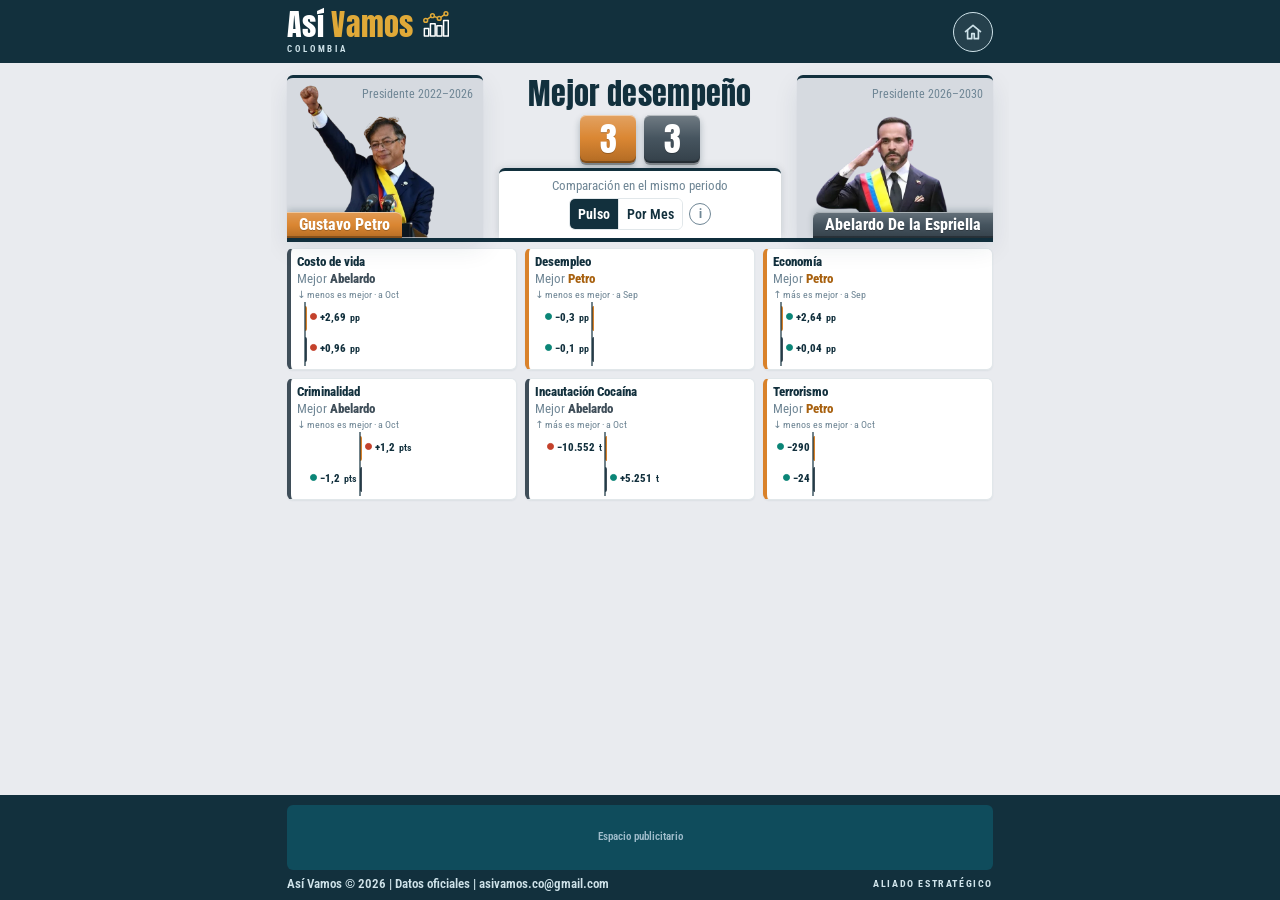
<file: pulso/index.html>
<!DOCTYPE html>
<html lang="es">
<head>
<meta charset="utf-8">
<meta name="viewport" content="width=device-width, initial-scale=1, viewport-fit=cover">
<title>Mejor desempeño | Así Vamos</title>
<link rel="icon" href="../assets/img/asi-vamos-icono.svg" type="image/svg+xml">
<link rel="preconnect" href="https://fonts.googleapis.com">
<link rel="preconnect" href="https://fonts.gstatic.com" crossorigin>
<link href="https://fonts.googleapis.com/css2?family=Anton&family=Montserrat:wght@700;800&family=Roboto+Condensed:wght@400;500;700;800&display=swap" rel="stylesheet">
<link rel="stylesheet" href="../assets/css/shell.css?v=1">
<style>
:root{--bg:#e9ebef;--card:#fff;--ink:#12303d;--mute:#6f8695;--line:#e1e7ea;--acc:#0f6b7a;
  --ok-t:#0b8577;--mal-t:#c4412b;--cA:#3F4E59;--cP:#D9822B;--cPt:#A8610F;--tA:#E6EAED;--tP:#FBEFE2;
  --r:6px;--sh:0 1px 2px rgba(18,48,61,.06),0 10px 26px rgba(18,48,61,.09);
  box-sizing:border-box;padding-top:env(safe-area-inset-top,0px);padding-bottom:env(safe-area-inset-bottom,0px);background:#12303d}
*{box-sizing:border-box}
html,body{margin:0;height:100%}
body{background:var(--bg);color:var(--ink);font:400 15px/1.35 "Roboto Condensed",system-ui,sans-serif;display:flex;flex-direction:column}
button{font:inherit;color:inherit}
:focus-visible{outline:2px solid var(--acc);outline-offset:2px}


main{flex:1 1 auto;min-height:0;overflow:auto;width:100%;max-width:calc(var(--col) + 32px);margin:0 auto;padding:12px 16px;
  display:grid;grid-template-columns:minmax(140px,196px) minmax(0,1fr) minmax(140px,196px);grid-template-rows:auto 1fr;grid-template-areas:"a t p" "c c c";gap:12px 16px;align-items:stretch}
.card{background:var(--card);border-radius:var(--r);box-shadow:var(--sh);border-top:3px solid #12303d}

.pers.p{grid-area:a}.pers.a{grid-area:p}.tcol{grid-area:t;align-self:center;display:flex;flex-direction:column;gap:8px;min-width:0}
.ptl{display:flex;flex-direction:column;align-items:center;justify-content:center;gap:3px;text-align:center}
.ptl h1{margin:0;font:400 26px/1 Anton,Impact,sans-serif;letter-spacing:.01em}
.ptl span{font-size:14px;color:var(--mute)}.mid{grid-area:c}
.vs{display:none}
.sc{font-weight:inherit;margin-left:10px}
.vs .sc{display:block;margin:6px 0 0;text-align:center}
.ptl .sc{display:flex;align-items:center;justify-content:center;gap:6px;margin:3px 0 0}
.ptl .sc .d{display:none}
.ptl .sc .n{display:grid;place-items:center;min-width:46px;height:38px;padding:0 10px;border-radius:var(--r);color:#fff;font:400 26px/1 Anton,Impact,sans-serif}
.ptl .sc .n.p{background:var(--cP)}.ptl .sc .n.a{background:var(--cA)}
.tgt{display:block;grid-column:1/-1;font-weight:800;font-size:14px;line-height:1.1;padding:0 2px 1px}
.tg.tp .tgt{color:var(--cPt)}.tg.ta .tgt{color:var(--cA);text-align:right}
.pers{display:flex;flex-direction:column;align-items:center;text-align:center;align-self:center;min-width:0;border-radius:var(--r);box-shadow:var(--sh);border-top:3px solid #12303d;overflow:hidden;overflow:clip;padding-bottom:0}
.pers.a{--tint:#d6dae0}.pers.p{--tint:#d6dae0}.pers{background:var(--tint)}
.foto{width:100%;aspect-ratio:600/490;position:relative;background:transparent}
.foto img{position:absolute;top:0;right:0;bottom:0;left:0;width:100%;height:100%;object-fit:contain;object-position:center bottom}
.pid{position:absolute;top:10px;right:10px;z-index:2;max-width:48%;text-align:right}
.pid.nw{max-width:none;white-space:nowrap}
.pnom{font-size:17px;font-weight:800;line-height:1.05}
.pper{font-size:12px;color:var(--mute);margin-top:4px;line-height:1.15}

.mid{display:flex;flex-direction:column;padding:12px 14px;gap:10px}
.tabs{display:grid;grid-template-columns:1fr auto 1fr;grid-auto-flow:row dense;align-items:start;gap:6px;align-self:center;min-height:0}
.tg{display:contents}
.tabs button[data-v=p]{grid-column:1}.tabs button[data-v=e]{grid-column:2}.tabs button[data-v=a]{grid-column:3}
.tabs button{display:flex;align-items:center;justify-content:center;gap:5px;border:1px solid var(--line);background:#fff;border-radius:var(--r);padding:7px 6px;cursor:pointer;font-weight:500;font-size:14px;white-space:nowrap}
.tabs button[aria-selected=true]{font-weight:700;background:#eef2f4;color:var(--ink);border-color:#a9bac4}
.tabs button{border-left-width:5px}.tabs button[data-v=e]{border-left-color:#a9bac4}
.tabs button[data-v=a]{background:#fff;border-color:var(--cA)}.tabs button[data-v=p]{background:#fff;border-color:var(--cP)}
.tabs button[data-v=a]{border-left-width:1px;border-right-width:5px}
.tabs button[data-v=a][aria-selected=true]{background:var(--tA);color:var(--ink);border-color:var(--cA)}.tabs button[data-v=p][aria-selected=true]{background:var(--tP);color:var(--ink);border-color:var(--cP)}
.head{display:flex;align-items:center;justify-content:space-between;gap:6px 12px}
.head h3{margin:0;font-size:22px;font-weight:800;line-height:1.1}
.head .src{font-size:13px;color:var(--mute)}
.hr{display:flex;align-items:center;gap:8px}
.win{display:inline-flex;flex-direction:column;border-radius:var(--r);padding:5px 12px;font-weight:800;font-size:17px;line-height:1.1;color:#fff}
.win small{font-weight:500;font-size:11px;opacity:.9}
.win.a{background:var(--cA)}.win.p{background:var(--cP)}.win.e{background:#6f8695}
.info{width:26px;height:26px;flex:none;border-radius:50%;border:1.5px solid var(--mute);background:#fff;color:var(--mute);font-weight:800;cursor:pointer}
#chart{flex:1 1 0;min-height:130px;position:relative}
#chart svg{position:absolute;top:0;right:0;bottom:0;left:0;width:100%;height:100%;display:block}
.tmenu{display:none;position:relative}
.tbtn{display:inline-flex;align-items:center;gap:5px;height:26px;padding:0 9px;border:1.5px solid var(--mute);border-radius:var(--r);background:#fff;color:var(--ink);font-weight:700;font-size:13px;cursor:pointer;white-space:nowrap}
.tbtn svg{width:10px;height:10px;transition:transform .15s}
.tbtn[aria-expanded=true]{background:#12303d;border-color:#12303d;color:#fff}.tbtn[aria-expanded=true] svg{transform:rotate(180deg)}
.tlist{position:absolute;right:0;top:calc(100% + 4px);z-index:20;min-width:130px;display:none;flex-direction:column;background:#fff;border:1px solid var(--line);border-radius:var(--r);box-shadow:var(--sh);overflow:hidden}
.tlist.open{display:flex}
.tlist button{border:0;background:#fff;padding:9px 12px;text-align:left;font-weight:500;font-size:14px;cursor:pointer;white-space:nowrap}
.tlist button+button{border-top:1px solid var(--line)}
.tlist button[aria-pressed=true]{background:#12303d;color:#fff;font-weight:700}
.foot{display:flex;flex-wrap:wrap;align-items:center;justify-content:space-between;gap:6px 12px}
.seg{display:inline-flex;border:1px solid var(--line);border-radius:var(--r);overflow:hidden}
.seg button{border:0;background:#fff;padding:6px 11px;cursor:pointer;font-weight:500;white-space:nowrap}
.seg button[aria-pressed=true]{background:#12303d;color:#fff}
.stats{display:flex;flex-wrap:wrap;gap:4px 14px;font-size:14px}
.stats b{font-weight:800}
.dot{display:inline-block;width:10px;height:10px;border-radius:3px;margin-right:5px;vertical-align:-1px}
.ok{color:var(--ok-t)}.mal{color:var(--mal-t)}.neu{color:var(--mute)}
#tabla{flex:1 0 auto;display:none;flex-direction:column;justify-content:center;gap:10px}
.vt #tabla{display:flex}
.vt #chart,.vt .foot,.vt .win,.vt .tmenu,.vt .bk{display:none}
.bk{display:inline-flex;align-items:center;height:26px;padding:0 9px;border:1.5px solid var(--mute);border-radius:var(--r);background:#fff;color:var(--ink);font-weight:700;font-size:13px;cursor:pointer;white-space:nowrap}
.tb{display:flex;flex-direction:column;gap:2px}
.r{display:grid;grid-template-columns:minmax(0,1.7fr) repeat(3,minmax(0,1fr));gap:6px 8px;align-items:center;padding:0 6px;border-radius:2px}
.r.z{background:#eceff1}
.tb .th{font-size:13px;font-weight:700;color:var(--mute);text-align:center}
.tb .ln{height:1px;background:var(--line)}
.tt{display:flex;align-items:center;justify-content:space-between;gap:6px;min-height:38px;padding:6px 10px;border:1px solid var(--line);border-left:5px solid #12303d;border-radius:var(--r);background:#fff;font-weight:700;font-size:15px;text-align:left;cursor:pointer}
.tt:hover{background:#eef2f4}.tt i{font-style:normal;color:var(--mute)}
.sq{justify-self:center;width:min(100%,38px);aspect-ratio:1;border-radius:6px;display:grid;place-items:center;color:#fff;font:800 17px/1 Montserrat,sans-serif}
.sq.p{background:var(--cP)}.sq.a{background:var(--cA)}.sq.e{background:#a9bac4}
.mk{text-align:center;font:400 24px/1 Anton,Impact,sans-serif;color:var(--ink)}
.lg{display:flex;flex-wrap:wrap;justify-content:center;gap:4px 14px;font-size:13px;color:var(--mute)}
.lg b{display:inline-grid;place-items:center;width:16px;height:16px;border-radius:4px;margin-right:5px;color:#fff;font:800 10px/1 Montserrat,sans-serif;vertical-align:-3px}
dialog{max-width:520px;border:0;border-radius:var(--r);box-shadow:var(--sh);padding:16px 18px;color:#3f5563}
dialog::backdrop{background:rgba(18,48,61,.45)}
dialog h4{margin:0 0 8px;font-size:18px;color:var(--ink)}
dialog ul{margin:0 0 12px;padding-left:18px;display:grid;gap:5px;font-size:14px}
dialog strong{color:var(--ink)}
dialog button{border:0;background:#12303d;color:#fff;border-radius:var(--r);padding:7px 14px;cursor:pointer}

@media(min-width:761px){.foto{aspect-ratio:600/553}.foto img{object-fit:contain;object-position:center bottom}}
@media(max-width:760px){
  .ttl h1{font-size:22px}.ttl span{display:none}
  main{grid-template-columns:1fr 1fr;grid-template-rows:auto auto 1fr;grid-template-areas:"a p" "t t" "c c";padding:8px 10px;gap:8px}
  .mid{padding:8px 10px}
  .pers{align-self:stretch}
  .pid{top:6px;right:6px;max-width:50%}.pid.nw{max-width:none}
  .pnom{font-size:12.5px}.pper{font-size:10px;margin-top:3px}
    .head h3{font-size:18px}.head .src{display:none}
  .win{font-size:14px;padding:4px 9px}
  .tabs button{padding:7px 4px;font-size:13px}
  #chart{min-height:130px}
}
@media(orientation:landscape){
  .tabs{display:flex;align-self:stretch;width:100%;justify-content:space-between;align-items:flex-start;gap:10px}
  .tg{display:grid;grid-template-columns:repeat(2,minmax(0,1fr));gap:6px;align-content:start;flex:0 1 calc(50% - 5px)}
  .tg:empty{display:none}
  .tg.ta{margin-left:auto}
  .tcol{align-self:start}
  .tg.te{display:flex;flex-direction:column;flex:none}
  .tabs button{grid-column:auto!important;padding:7px 4px;font-size:13px}
}
@media(orientation:portrait){
  .foto{aspect-ratio:600/490}.foto img{object-fit:contain;object-position:center bottom}
  .pw{display:none}
  .tmenu{display:block}.seg{display:none}
  .tabs{display:flex;flex-wrap:wrap;justify-content:space-between;align-items:flex-start;align-self:stretch;width:100%;gap:6px;container-type:inline-size}
  .tg{display:grid;grid-template-columns:30cqw;gap:6px;align-content:start}
  .tg.c2{grid-template-columns:repeat(2,30cqw)}
  .tg:empty{grid-template-columns:none}
  .tg.tp{order:1}.tg.ta{order:2}
  .tgt{font-size:13px;white-space:nowrap}
  .tg.te{order:3;flex:1 0 100%;display:flex;flex-wrap:wrap;justify-content:center;gap:6px}.tg.te:empty{display:none}
  .tg button{grid-column:auto!important;font-size:13px;padding:7px 4px}
  .tg.te button{flex:0 0 30cqw}
  .head{flex-wrap:wrap}.head>div:first-child{min-width:0}
  main{grid-template-rows:none;align-content:start}
  #chart{flex:none;height:min(40vh,85vw);height:min(40dvh,85vw);min-height:150px}
}
@media(orientation:portrait) and (max-width:760px){
  main{column-gap:32px}
  .ptl{display:none}
  .vs{display:block;grid-column:1/-1;grid-row:1;place-self:center;z-index:3;pointer-events:none;
    background:#12303d;color:#fff;
    font:400 17px/1 Anton,Impact,sans-serif;letter-spacing:.04em;
    padding:6px 10px;border-radius:var(--r);border:2px solid var(--bg);box-shadow:var(--sh)}
  #chart{height:min(22vh,50vw);height:min(22dvh,50vw);min-height:115px}
}

/* ===== Mejor desempeño: lista por presidente, junto a su card ===== */
.mdt{margin:0;text-align:center;font:800 16px/1.1 "Roboto Condensed",system-ui,sans-serif;color:var(--ink);letter-spacing:.02em}
.mdt::after{content:"";display:block;width:34px;height:3px;margin:5px auto 0;border-radius:2px;background:#12303d}
.tcol .tabs{display:grid;grid-template-columns:minmax(0,1fr) minmax(0,1fr);grid-auto-flow:row;gap:6px 8px;align-items:start;align-self:stretch;width:100%;container-type:normal}
.tcol .tg{display:flex;flex-direction:column;gap:6px;min-width:0;flex:none;margin:0;grid-template-columns:none}
.tcol .tg.tp{grid-column:1;grid-row:1;order:1}
.tcol .tg.ta{grid-column:2;grid-row:1;order:2}
.tcol .tg.c2{display:grid;grid-template-columns:repeat(2,minmax(0,1fr))}
.tcol .tg.te{grid-column:1/-1;grid-row:2;order:3;flex-direction:row;flex-wrap:wrap;justify-content:center;align-items:center}
.tcol .tg.te:empty{display:none}
.tcol .tg.te .tgt{flex:0 0 100%;text-align:center;font-size:12px;color:var(--mute)}
.tcol .tg button{grid-column:auto!important;width:100%;min-width:0;padding:7px 6px;font-size:13px;line-height:1.1;white-space:normal;text-align:center}
.tcol .tg.te button{width:auto;flex:0 0 calc(50% - 4px)}
@media(max-width:760px){
  .tcol .tg.c2{display:flex}
  .tcol .tabs{column-gap:8px}
}
@media(orientation:portrait) and (max-width:760px){
  /* mismas columnas y separación que las cards de arriba: cada lista queda justo debajo de su presidente */
  .tcol .tabs{column-gap:32px}
  .tcol{gap:10px}
  .tcol .tg button{min-height:34px}
}
/* ===== Tabla: que se pinte bien en vertical ===== */
@media(max-width:480px){
  .mid{padding:10px 8px}
  .r{grid-template-columns:minmax(0,1.45fr) repeat(3,minmax(0,1fr));gap:6px}
  .tt{min-height:36px;padding:5px 6px 5px 8px;font-size:13.5px;line-height:1.1;border-left-width:4px;gap:2px}
  .tb .th{font-size:12px}
  .sq{width:min(100%,34px);font-size:15px}
  .mk{font-size:21px}
  .lg{font-size:12px;gap:4px 10px}
  .head h3{font-size:17px}
}

/* ===== Lista simple (sin cards), una sola columna por presidente ===== */
.tcol .tabs .tg.c2{display:flex;flex-direction:column}
.tcol .tabs .tg{gap:2px}
.tcol .tabs .tg button[data-v]{width:100%;min-height:0;padding:4px 2px;border:0;border-radius:0;background:transparent;box-shadow:none;
  justify-content:flex-start;text-align:left;gap:7px;font-size:14px;font-weight:500;line-height:1.15;white-space:normal;color:var(--ink)}
.tcol .tabs .tg button[data-v]::before{content:"";flex:none;width:8px;height:8px;border-radius:2px;background:var(--cP)}
.tcol .tabs .tg.ta button[data-v]::before{background:var(--cA)}
.tcol .tabs .tg.te button[data-v]::before{background:#a9bac4}
.tcol .tabs .tg button[data-v]:hover{text-decoration:underline}
.tcol .tabs .tg button[data-v][aria-selected=true]{background:transparent;border:0;font-weight:800;text-decoration:underline}
.tcol .tabs .tg.te button[data-v]{width:auto;flex:0 0 auto}
@media(orientation:portrait) and (max-width:760px){.tcol .tg button{min-height:0}}

/* ===== Tabla: temas sin card, cuadros claros con letra oscura, marcador bajo cada mes ===== */
.tt{border:0;border-radius:0;background:transparent;box-shadow:none;padding:6px 2px;min-height:34px;font-weight:600}
.tt:hover{background:transparent;text-decoration:underline}
.sq.p{background:transparent;color:#B85214}
.sq.a{background:transparent;color:#145071}
.sq.e{background:transparent;color:#5b7381}
.lg b.p{background:transparent;color:#B85214}.lg b.a{background:transparent;color:#145071}.lg b.e{background:transparent;color:#5b7381}
.tb .th{align-self:end}
@media(max-width:480px){.tt{padding:5px 2px;border-left-width:0}}

/* Vista tabla: sin título ni fuente, solo el botón de info */
.vt .head>div:first-child{display:none}
.vt .head{justify-content:flex-end;margin-bottom:-6px}

/* Lista de Abelardo pegada al borde derecho, contra su card */
.tcol .tabs .tg.ta button[data-v]{flex-direction:row-reverse;justify-content:flex-start;text-align:right}

/* ===== Filas con gris intercalado ===== */
@media(max-width:480px){.r{grid-template-columns:minmax(0,1.45fr) repeat(3,minmax(0,1fr));gap:6px 5px}.mk{font-size:19px}.tt{font-size:13px}}

/* Botón i junto al título "Marcador" (a su izquierda) */
.vt .head{display:none}
.mkl{display:flex;align-items:center;justify-content:flex-start;gap:6px;text-align:left}
.info-t{width:22px;height:22px;font-size:12px;line-height:1;padding:0;display:grid;place-items:center}
@media(max-width:480px){.mkl{gap:4px;font-size:12px}.info-t{width:20px;height:20px;font-size:11px}}

/* ===== Tabla compacta (evitar scroll) ===== */
.mid{padding:8px 10px;gap:6px}
#tabla{gap:6px}
.r{gap:3px 5px}
.tt{min-height:28px;padding:2px 2px;font-size:14px}
.sq{width:min(100%,29px);font-size:14px;border-radius:5px}
.tb .th{font-size:12px}
.mk{font-size:20px}
.tb .ln{margin:1px 0}
.lg{font-size:11.5px;gap:2px 10px}.lg b{width:14px;height:14px;font-size:9px}
@media(max-width:480px){.mid{padding:6px 8px}.tt{font-size:13px;min-height:28px}.sq{width:min(100%,28px)}.mk{font-size:18px}}

@media(max-height:780px){
  main{padding-top:8px;padding-bottom:8px;row-gap:8px}
  .mid{padding:6px 10px;gap:4px}#tabla{gap:4px}
  .r{gap:2px 5px}
  .tt{min-height:24px;padding:1px 2px}
  .sq{width:min(100%,25px);font-size:13px}
  .tb .th{font-size:11px}.mk{font-size:17px;line-height:1.05}
  .lg{font-size:11px}
}

/* Tabla pegada arriba: sin espacio sobrante entre el borde de la card y los encabezados */
.vt #tabla{justify-content:flex-start}
main.vt .mid{align-self:start;padding-top:4px}
@media(min-width:761px){.pid.nw .pnom{font-size:15.5px}}

/* Listas de mejor desempeño compactas */
.mdt{font-size:15px}.mdt::after{margin-top:4px}
.tcol .tabs .tg{gap:0}
.tcol .tabs .tg button[data-v]{padding:2px 2px;font-size:13.5px;line-height:1.15}
@media(orientation:portrait) and (max-width:760px){.tcol{gap:6px}.tcol .tabs{margin-bottom:0}}

/* ===== Tabla 3 x 2 (todos los modos): botón gris claro con franja inferior del color del ganador ===== */
.tcol .tabs{display:grid;grid-template-columns:repeat(3,minmax(0,1fr));grid-auto-flow:row;gap:8px;column-gap:8px;align-items:stretch}
.tcol .tabs .tg,.tcol .tabs .tg.c2,.tcol .tabs .tg.c3,.tcol .tabs .tg.te{display:contents}
.tcol .tabs .tg .tgt{display:none}
.tcol .tabs .tg button[data-v],.tcol .tabs .tg.ta button[data-v],.tcol .tabs .tg.te button[data-v],.tcol .tabs .tg.c3 button[data-v]{
  --k:#6f8695;
  position:relative;overflow:hidden;width:100%;min-height:56px;padding:10px 6px 0;border:1px solid #c3cad0;border-radius:2px;
  background:linear-gradient(180deg,#f7f8f9 0%,#e3e6e9 100%);
  flex-direction:column;justify-content:space-between;align-items:center;gap:0;text-align:center;
  font:800 11px/1.15 "Roboto Condensed",system-ui,sans-serif;letter-spacing:.05em;text-transform:uppercase;color:#3b4852;text-shadow:0 1px 0 #fff;text-decoration:none;cursor:pointer;
  box-shadow:inset 0 1px 0 #fff,0 1px 2px rgba(18,48,61,.18),0 4px 10px rgba(18,48,61,.08);
  transition:filter .12s,transform .12s}
.tcol .tabs .tg button[role=tab][data-v=p]{--k:var(--cP)}
.tcol .tabs .tg button[role=tab][data-v=a]{--k:var(--cA)}
.tcol .tabs .tg button[role=tab][data-v=e]{--k:#6f8695}
.tcol .tabs .tg button[data-v]::before{display:none}
.tcol .tabs .tg button[data-v]::after{content:"Empate";display:block;align-self:stretch;margin:9px -6px 0;padding:5px 4px 4px;background:var(--k);
  box-shadow:inset 0 1px 0 rgba(0,0,0,.18);color:#fff;text-shadow:0 1px 0 rgba(0,0,0,.28);font:700 9px/1 "Roboto Condensed",system-ui,sans-serif;letter-spacing:.07em;text-transform:uppercase}
.tcol .tabs .tg button[data-v=p]::after{content:"Petro"}
.tcol .tabs .tg button[data-v=a]::after{content:"Abelardo"}
.tcol .tabs .tg button[data-v]:hover{filter:brightness(1.03);transform:translateY(-1px);text-decoration:none}
.tcol .tabs .tg button[data-v][aria-selected=true]{border-color:var(--ink);background:linear-gradient(180deg,#e3e6e9 0%,#f1f3f4 100%);box-shadow:inset 0 2px 3px rgba(18,48,61,.18);text-decoration:none;font-weight:800}
@media(max-width:480px){.tcol .tabs{gap:6px}.tcol .tabs .tg button[data-v],.tcol .tabs .tg.ta button[data-v],.tcol .tabs .tg.te button[data-v],.tcol .tabs .tg.c3 button[data-v]{font-size:10px;letter-spacing:.02em;padding:8px 3px 0;min-height:48px}.tcol .tabs .tg button[data-v]::after{margin:7px -3px 0;font-size:8.5px}}
@media(orientation:landscape){.tcol .tabs{grid-template-columns:repeat(2,minmax(0,1fr));gap:6px 8px}
.tcol .tabs .tg button[data-v],.tcol .tabs .tg.ta button[data-v],.tcol .tabs .tg.te button[data-v],.tcol .tabs .tg.c3 button[data-v]{min-height:42px;padding:7px 6px 0}
.tcol .tabs .tg button[data-v]::after{margin-top:6px;padding:4px 4px 3px}}
/* Tabla de meses: nombre completo en lugar de P / A */
.sq{width:100%;aspect-ratio:auto;border-radius:0;font:800 13px/1.1 "Roboto Condensed",system-ui,sans-serif;letter-spacing:.01em;text-align:center}
@media(max-width:480px){.sq{font-size:11.5px}}
@media(max-width:360px){.sq{font-size:10.5px}}

/* ===== Pestañas de vista (Barras / Tabla / Serie) y gráficas de barras por tema ===== */
.vtabs{display:flex;align-items:center;gap:8px}
.vtabs .sg{display:flex;flex:none;margin-left:auto;border:1px solid var(--line);border-radius:var(--r);overflow:hidden}
.vtabs .sg button{flex:none;border:0;background:#fff;padding:7px 10px;cursor:pointer;font-weight:600;font-size:14px;white-space:nowrap}
.vtabs .sg button+button{border-left:1px solid var(--line)}
.vtabs .sg button[aria-selected=true]{background:#12303d;color:#fff;font-weight:700}
.vtabs .info{display:none}.vb .vtabs .info,.vt .vtabs .info{display:grid}
main.vb .mid{align-self:start}
#barras{display:none}
.vb #barras{display:flex;flex-direction:column;gap:8px}
.vb .head,.vb #tabla,.vb #chart,.vb .foot{display:none}
.bcap{display:none;flex:1;min-width:0;margin:0;text-align:left;font-size:12.5px;line-height:1.2;color:var(--mute)}
.vb .vtabs .bcap,.vt .vtabs .bcap{display:block}
.bgrid{display:grid;grid-template-columns:repeat(3,minmax(0,1fr));gap:8px}
.bc{display:flex;flex-direction:column;gap:2px;min-width:0;padding:6px 6px 7px;border:1px solid var(--line);border-left:4px solid var(--w,#a9bac4);border-radius:var(--r);background:#fff;cursor:pointer;text-align:center;box-shadow:0 1px 2px rgba(18,48,61,.06)}
.bc:hover{box-shadow:var(--sh)}
.bt{font-weight:800;font-size:13px;line-height:1.15;white-space:nowrap;overflow:hidden;text-overflow:ellipsis}
.bh{font-size:10px;line-height:1.1;color:var(--mute);white-space:nowrap}
.bp{position:relative;height:104px;margin-top:2px}
.bi{position:absolute;top:16px;bottom:16px;left:0;right:0}
.bz{position:absolute;left:0;right:0;height:1px;background:#a9bac4}
.bb{position:absolute;width:34%;min-height:2px;border-radius:2px 2px 0 0}
.bb.neg{border-radius:0 0 2px 2px}
.bb.p{left:11%;background:var(--cP)}.bb.a{left:55%;background:var(--cA)}
.bv{position:absolute;left:50%;transform:translateX(-50%);white-space:nowrap;font-weight:800;font-size:11px;line-height:1.1}
.bb:not(.neg) .bv{bottom:100%;margin-bottom:2px}
.bb.neg .bv{top:100%;margin-top:2px}
.bv .u{font-weight:600;font-size:9.5px;margin-left:2px}
.bn{display:grid;grid-template-columns:1fr 1fr;font-size:11px;font-weight:800;line-height:1.1}
.bn .p{color:var(--cPt)}.bn .a{color:var(--cA)}
.bc .bw{display:none}
.bc .bm{display:none}
@media(max-width:480px){.bgrid{gap:6px}.bc{padding:5px 4px 6px}.bt{font-size:12px}.bv{font-size:10px}.bv .u{font-size:8.5px;margin-left:1px}.bn{font-size:10px}.bcap{font-size:11.5px}.vtabs .sg button{padding:7px 8px;font-size:13px}}
@media(orientation:portrait) and (max-width:760px){.tcol{display:none}main{grid-template-areas:"a p" "c c"}}

/* ===== Escritorio: pestaña que sube desde la card inferior y queda entre las cards de los presidentes ===== */
@media(min-width:761px){
  .tcol{align-self:stretch;gap:0}
  .tcol .ptl{flex:1}
  .tcol .vtabs{flex:none;position:relative;z-index:2;flex-wrap:wrap;justify-content:center;gap:5px 6px;
    background:#fff;border-top:3px solid #12303d;border-radius:var(--r) var(--r) 0 0;
    padding:7px 8px 8px;margin-bottom:0;box-shadow:0 -2px 8px rgba(18,48,61,.07),-3px 0 6px -2px rgba(18,48,61,.08),3px 0 6px -2px rgba(18,48,61,.08)}
  .tcol .vtabs .bcap{flex:0 0 100%;text-align:center}
  .tcol .vtabs .sg{margin-left:0}
  .tcol .vtabs .sg button{padding:6px 8px;font-size:13.5px}
  main.vb .mid{padding-top:6px}
}
@media(min-width:761px) and (max-height:780px){.bp{height:84px}.bgrid{gap:6px}}

/* Vertical (celular): el alto de las gráficas se adapta a la pantalla para evitar el scroll */
@media(orientation:portrait) and (max-width:760px){
  .bi{top:13px;bottom:13px}
  .bp{height:clamp(56px,calc(50vh - 278px),104px);height:clamp(56px,calc(50dvh - 278px),104px)}
}
@media(orientation:portrait) and (max-width:760px) and (max-height:700px){
  .bh{display:none}
  .bp{height:clamp(56px,calc(50vh - 266px),104px);height:clamp(56px,calc(50dvh - 266px),104px)}
}

/* Sin espacio entre las cards de los presidentes y la card inferior */
main{row-gap:0}
@media(max-width:760px) and (orientation:landscape){.tcol{padding:8px 0}}

/* Cards de los presidentes: esquinas inferiores rectas */
.pers{border-radius:var(--r) var(--r) 0 0}

/* Vertical (celular): el cuadro Mejor desempeño queda centrado sobre las dos cards */
@media(orientation:portrait) and (max-width:760px){
  .vs{width:auto;white-space:nowrap;padding:0;background:none;border:0;box-shadow:none;display:flex;flex-direction:column;align-items:center;gap:4px;text-align:center;font-size:13px;line-height:1.05;letter-spacing:.03em}
  .vs>span{display:block;white-space:normal;width:96px;padding:6px 8px;background:#12303d;color:#fff;border:2px solid var(--bg);border-radius:var(--r);box-shadow:var(--sh)}
  .vs .sc{display:flex;align-items:center;justify-content:center;gap:4px;margin:0}
  .vs .sc .d{display:none}
  .vs .sc .n{display:grid;place-items:center;min-width:32px;height:28px;padding:0 6px;border:2px solid var(--bg);border-radius:var(--r);box-shadow:var(--sh);color:#fff;font:400 19px/1 Anton,Impact,sans-serif}
  .vs .sc .n.p{background:var(--cP)}.vs .sc .n.a{background:var(--cA)}
  main{column-gap:32px}
  .pid.nw{max-width:calc(100% - 12px);white-space:normal}
  .pper{white-space:nowrap}
}

/* Aprovechar el espacio inferior: escritorio, gráficas más altas; vertical, cards de presidentes más altas */
@media(min-width:761px){
  .bp{height:clamp(96px,calc(50vh - 285px),160px);height:clamp(96px,calc(50dvh - 285px),160px)}
}
/* ===== Celular vertical: foto con su proporción real (600:490), sin recortes ni zoom =====
   El nombre va arriba, en el flujo normal, para que nunca tape la cara; la foto queda abajo, completa. */
@media(orientation:portrait) and (max-width:760px){
  .pers{align-self:stretch}
  .foto{aspect-ratio:auto;height:auto;flex:1 1 auto;display:flex;flex-direction:column;justify-content:space-between}
  .pid,.pid.nw{position:static;max-width:none;white-space:normal;text-align:center;padding:8px 6px 0}
  .pnom{font-size:clamp(13px,4vw,17px)}
  .pper{margin-top:3px}
  .foto img{position:static;display:block;width:100%;height:auto;max-width:100%;aspect-ratio:600/490;object-fit:contain;object-position:center bottom;order:2;margin-top:-16px;position:relative;z-index:0}
  .pid,.pid.nw{position:relative;z-index:1}
}
@media(orientation:portrait) and (min-width:761px){
  main{max-width:calc(var(--col) + 32px);grid-template-columns:minmax(140px,228px) minmax(0,1fr) minmax(140px,228px)}
}

/* ===== Respaldo para navegadores sin aspect-ratio (tablets antiguas) ===== */
@supports not (aspect-ratio:1/1){
  .foto{height:0;padding-bottom:81.7%}
  @media(min-width:761px){.foto{padding-bottom:94.3%}}
  @media(orientation:portrait){.foto{padding-bottom:81.7%}}
  .sp{height:0;padding-bottom:9.28%}
  @media (max-width:767px), (max-width:850px) and (orientation:portrait){.sp{padding-bottom:31.25%}}
}
.sq.n{background:transparent;color:#a9bac4;font-weight:600}

/* Barras: color plano */
.bb{box-shadow:none}

/* Fondo de cada gráfica: tono del ganador, muy claro */
.bc{background:#fff}
/* ===== Vista Pulso %: reparto porcentual de rendimiento por tema ===== */
#pulso-pct{display:none}
.vp #pulso-pct{display:grid;grid-template-columns:repeat(3,minmax(0,1fr));gap:8px;align-content:start;flex:1 0 auto}
.vp .head,.vp #tabla,.vp #chart,.vp .foot,.vp #barras{display:none}
.vp .vtabs .bcap{display:block}
.vp .vtabs .info{display:grid}
main.vp .mid{align-self:start}
.psub{font-size:11px;line-height:1.1;color:var(--mute);white-space:nowrap}
.ptick{position:absolute;left:50%;top:0;bottom:0;width:2px;margin-left:-1px;background:rgba(255,255,255,.9)}
/* Panel por tema: título, ganador, % de cada uno, barra y cambios */
.pitem{display:flex;flex-direction:column;gap:7px;width:100%;min-width:0;padding:7px 11px 8px;border:1px solid var(--line);border-radius:var(--r);background:#fff;cursor:pointer;text-align:left;box-shadow:0 1px 2px rgba(18,48,61,.06)}
.pitem{border-left:4px solid var(--w,#a9bac4)}
.pitem:hover{box-shadow:var(--sh)}
.phead{display:flex;flex-direction:column;align-items:center;gap:2px;text-align:center}
.ptit{font-weight:800;font-size:14px;line-height:1.15}
.pwin{font-size:13px;font-weight:400;line-height:1.15;color:var(--mute);white-space:nowrap}
.pwin b{font-weight:800}.pwin .wp{color:var(--cPt)}.pwin .wa{color:var(--cA)}
.pgrid{display:grid;grid-template-columns:1fr 1fr;column-gap:8px;row-gap:6px;align-items:center}
.ppct{font:400 24px/1 Anton,Impact,sans-serif}
.ppct.p{color:var(--cPt)}.ppct.a{color:var(--cA);text-align:right}
.pbar{grid-column:1/-1;position:relative;display:flex;height:14px;border-radius:3px;overflow:hidden;background:#e1e7ea}
.pfp,.pfa{height:100%;transition:width .35s ease}
.pfp{background:var(--cP)}.pfa{background:var(--cA)}
.pdl{grid-column:1/-1;display:grid;grid-template-columns:1fr 1fr;gap:6px;font-weight:800;font-size:11.5px;line-height:1.15}
.pdl>:last-child{justify-self:end;text-align:right}
.pdl .ok,.pdl .mal,.pdl .neu{color:#3f5764}
.pmes{grid-column:1/-1;text-align:center;font-weight:400;font-size:11px;color:var(--mute);white-space:nowrap}
@media(min-width:761px){.da{display:none}}
@media(max-width:760px){
  .vp #pulso-pct{grid-template-columns:repeat(2,minmax(0,1fr));gap:6px}
  .dw{display:none}
  .pitem{padding:5px 8px 6px;gap:5px}
  .ptit{font-size:12.5px}.pwin{font-size:11.5px}
  .ppct{font-size:19px}.pbar{height:12px}
  .pdl{font-size:10.5px}.pmes{font-size:10px}
}



/* ===== Cards de presidentes: nombre en una barra inferior (color del header) =====
   Petro sale desde la izquierda y Abelardo desde la derecha, hacia el centro.
   Al liberar la parte de arriba, la foto usa su proporción real (600:490) y la card queda más baja. */
.pers .foto{aspect-ratio:600/490;height:auto;flex:none;display:block}
.pers .foto img{position:absolute;top:0;right:0;bottom:0;left:0;width:100%;height:100%;max-width:none;margin:0;order:0;object-fit:contain;object-position:center bottom}
.pers .pid,.pers .pid.nw{position:absolute;top:auto;bottom:0;z-index:2;max-width:100%;box-sizing:border-box;padding:5px 12px;background:#12303d;color:#fff;white-space:nowrap}
.pers.p .pid{background:var(--cP)}.pers.a .pid{background:var(--cA)}
.pers.p .pid{left:0;right:auto;text-align:left;border-radius:0 var(--r) 0 0}
.pers.a .pid{right:0;left:auto;text-align:right;border-radius:var(--r) 0 0 0}
.pers .pyr{position:absolute;top:10px;right:10px;z-index:2;text-align:right;white-space:nowrap;font-size:12px;line-height:1.15;color:var(--mute)}
.pers{container-type:inline-size}
.pers .pnom{font-size:clamp(10px,6.6cqw,15.5px);white-space:nowrap}
@media(max-width:760px){
  .pers .pid,.pers .pid.nw{padding:4px 8px 5px;white-space:nowrap}
  .pers .pyr{top:6px;right:6px;font-size:10px}
}
@supports not (aspect-ratio:1/1){.pers .foto{height:0;padding-bottom:81.7%}}

/* ===== Celular vertical: cards casi del ancho del nombre de Abelardo ===== */
@media(orientation:portrait) and (max-width:760px){
  main{--nf:clamp(11px,3.1vw,14px);grid-template-columns:repeat(2,calc(var(--nf)*10.2 + 26px));justify-content:space-between;column-gap:8px}
  .pers{container-type:normal}
  .pers .pnom{font-size:var(--nf)}
}

/* ===== Sin espacio entre las cards de los presidentes y el panel de abajo ===== */
main{row-gap:0!important}
.mid{margin-top:0}
.pers{margin-bottom:0}
@media(orientation:portrait) and (max-width:760px){
  .pers{align-self:end}
}

/* ===== Celular vertical: el título del header dice Mejor Desempeño y se quita el recuadro entre los presidentes (quedan los marcadores) ===== */
.t-mov{display:none}
@media(orientation:portrait) and (max-width:760px){
  .t-full{display:none}.t-mov{display:inline}
  .vs>span{display:none}
}

/* ===== Celular vertical: las fotos suben y sobresalen de la card (la mano de Petro llega al header) =====
   --sube = cuánto sobresale la foto por encima de la card; esa misma altura se la gana el panel de temas.
   El panel de temas pasa a desplazarse por dentro solo si aun así no cabe; las cards quedan fijas arriba. */
@media(orientation:portrait) and (max-width:760px){
  main{--sube:22px;overflow:visible;grid-template-rows:auto minmax(0,1fr)}
  .pers{overflow:visible;position:relative;z-index:999;pointer-events:none}
  .pers .foto{margin-top:calc(-1 * var(--sube))}
  .pers .pyr{top:calc(6px + var(--sube))}
  .mid{min-height:0;max-height:100%;overflow:auto;overflow-x:hidden;scrollbar-width:none;-ms-overflow-style:none}
  .mid::-webkit-scrollbar{display:none;width:0;height:0}
}
/* Celular vertical: el tamaño de los paneles crece con el alto de la pantalla y se ajusta justo al espacio disponible.
   --t = cuánto espacio extra hay sobre el mínimo (667px de alto, iPhone SE): 0px = compacto, 88px = tamaño normal. */
@media(orientation:portrait) and (max-width:760px) and (max-height:760px){
  main{--t:clamp(0px,calc(100vh - 667px),88px)}
  @supports (height:100dvh){main{--t:clamp(0px,calc(100dvh - 667px),88px)}}
  .mid{padding-top:calc(4px + var(--t)*.04);padding-bottom:calc(4px + var(--t)*.04);gap:calc(4px + var(--t)*.02)}
  .vtabs .sg button{padding-top:calc(5px + var(--t)*.02);padding-bottom:calc(5px + var(--t)*.02)}
  .vp #pulso-pct{gap:calc(5px + var(--t)*.01)}
  .pitem{padding:calc(3px + var(--t)*.02) 8px calc(4px + var(--t)*.02);gap:calc(2px + var(--t)*.03)}
  .phead{gap:calc(var(--t)*.02)}
  .ptit{font-size:calc(12px + var(--t)*.005)}.pwin{font-size:calc(11px + var(--t)*.005)}
  .pgrid{row-gap:calc(3px + var(--t)*.03)}
  .ppct{font-size:calc(17px + var(--t)*.02)}.pbar{height:calc(9px + var(--t)*.03)}
  .pdl{font-size:calc(11px + var(--t)*.005);line-height:1.12}
  .pmes{font-size:calc(10px + var(--t)*.01);line-height:calc(10.5px + var(--t)*.0435)}
}

/* ===== Panel solo para los botones: las cards de los temas (Pulso % y Barras) quedan fuera, sobre el fondo =====
   Escritorio: la pestaña de botones queda como estaba y la línea negra bajo las cards de los presidentes se mantiene.
   Celular: el panel blanco es solo la franja de botones (con su línea negra arriba). */
@media(min-width:761px){
  .mid{border-radius:0 0 var(--r) var(--r)}
  main.vp .mid,main.vb .mid{background:transparent;box-shadow:none;padding-left:0;padding-right:0}
}
@media(max-width:760px){
  .mid{border-radius:0 0 var(--r) var(--r)}
  main.vp .mid,main.vb .mid{background:transparent;box-shadow:none;border-top:0;border-radius:0;padding:0 0 2px;gap:calc(3px + var(--t,88px)*.03)}
  main.vp .mid>.vtabs,main.vb .mid>.vtabs{flex:none;background:#fff;border-top:3px solid #12303d;border-radius:0 0 var(--r) var(--r);box-shadow:var(--sh);padding:calc(3px + var(--t,88px)*.03) 10px}
}

/* ===== Barras horizontales (celular y escritorio) y, en celular, cards de los temas en 2 columnas x 3 filas ===== */
.bc .bw{display:block}
.bc .bn{display:none}
.bc .bp{flex:1 1 auto;height:auto;min-height:46px;margin-top:4px;display:flex;align-items:center}
.bc .bi{position:relative;top:auto;bottom:auto;left:auto;right:auto;width:auto;flex:1 1 auto;height:46px;margin:0 8px}
.bc.hn .bi{margin-left:var(--lp,54px)}.bc.hp .bi{margin-right:var(--lp,54px)}
.bc .bz{top:-4px;bottom:-4px!important;left:var(--zl);right:auto;width:2px;margin-left:-1px;height:auto;background:rgba(18,48,61,.6);z-index:2}
.bc .bb{bottom:auto!important;left:var(--bl)!important;height:calc(50% - 3px)!important;width:var(--bw)!important;min-height:0;min-width:2px;border-radius:0 2px 2px 0}
.bc .bb.neg{border-radius:2px 0 0 2px}
.bc .bb.p{top:0}.bc .bb.a{top:calc(50% + 3px)}
.bc .bv{left:100%;right:auto;top:50%;bottom:auto!important;transform:translateY(-50%);margin:0 0 0 3px!important;color:var(--ink)}
.bc .bv::before{content:"";display:inline-block;box-sizing:border-box;width:7px;height:7px;margin-right:3px;border-radius:50%;vertical-align:1px;border:1.5px solid var(--mute);background:var(--mute)}
.bc .bv.ok::before{border-color:var(--ok-t);background:var(--ok-t)}
.bc .bv.mal::before{border-color:var(--mal-t);background:var(--mal-t)}
.bc .bb.neg .bv{left:auto;right:100%;top:50%!important;margin:0 3px 0 0!important}
@media(max-width:760px){
  .bc .bm{display:inline}.bc .bm2{display:none}
  .pitem,.bc{order:var(--o,0)}
  .bgrid{grid-template-columns:repeat(2,minmax(0,1fr));gap:6px}
  /* misma altura que las cards de Pulso %: la card se estira y las barras quedan centradas, con su grosor fijo */
  .bc{min-height:calc(88px + var(--t,88px)*.3)}
}
@media(min-width:761px){
  .bc .bi{height:56px}
  .bc .bp{min-height:56px}
}

/* ===== Celular vertical: marcador más grande entre las cards de los presidentes (puede quedar sobre ellas) ===== */
@media(orientation:portrait) and (max-width:760px){
  .vs{z-index:1000}
  .vs .sc{gap:6px}
  .vs .sc .n{min-width:48px;height:46px;padding:0 8px;font-size:32px;border-radius:8px}
}

/* ===== Escritorio: marcador y título un poco más grandes ===== */
@media(min-width:761px){
  .ptl h1{font-size:30px}
  .ptl .sc{gap:8px}
  .ptl .sc .n{min-width:56px;height:48px;padding:0 12px;font-size:34px}
}

/* ===== Celular vertical: cards de los presidentes con un pequeño espacio bajo el header ===== */
@media(orientation:portrait) and (max-width:760px){
  main{padding-top:5px!important;--sube:0px}
  .pers{align-self:start;margin-top:0}
  /* shell.css reserva 35px bajo el header para las tabs .hd-mid; esta página no las usa */
  header.hd{margin-bottom:0!important}
}

/* ===== Relieve: marcador y barras con los nombres de los presidentes (mismo estilo del botón PETRO / ABELARDO del index) ===== */
.vs .sc .n.p,.vs .sc .n.a,.ptl .sc .n.p,.ptl .sc .n.a{
  background-image:linear-gradient(180deg,rgba(255,255,255,.26) 0%,rgba(255,255,255,.04) 48%,rgba(0,0,0,.18) 100%);
  box-shadow:inset 0 1px 0 rgba(255,255,255,.5),inset 0 -2px 0 rgba(0,0,0,.28),0 2px 0 rgba(0,0,0,.3),0 4px 7px rgba(18,48,61,.3);
  text-shadow:0 1px 0 rgba(0,0,0,.22)}
.pers.p .pid,.pers.a .pid{
  background-image:linear-gradient(180deg,rgba(255,255,255,.2) 0%,rgba(255,255,255,.03) 50%,rgba(0,0,0,.16) 100%);
  box-shadow:inset 0 1px 0 rgba(255,255,255,.45),inset 0 -2px 0 rgba(0,0,0,.28),0 -2px 6px rgba(18,48,61,.22);
  text-shadow:0 1px 0 rgba(0,0,0,.22)}
/* Celular vertical: el marcador va sin contorno blanco */
@media(orientation:portrait) and (max-width:760px){
  .vs .sc .n.p,.vs .sc .n.a{border:0}
}
</style>
</head>
<body class="app">
<header class="hd">
  <div class="hd-left">
    <h1 class="brand"><a class="home" href="../index.html" aria-label="Así Vamos, volver al inicio"><span class="brand-col"><span class="brand-txt" aria-hidden="true"><span class="b1">Así</span> <span class="b2">Vamos</span><svg class="brand-ico" viewBox="4 7 39.5 38.2" fill="none" stroke="currentColor" stroke-width="2.2" stroke-linecap="round" stroke-linejoin="round" aria-hidden="true" focusable="false"><rect x="6" y="33" width="6.5" height="11"/><rect x="15" y="26" width="7" height="18"/><rect x="24.5" y="29" width="7.5" height="15"/><rect x="34.5" y="21" width="7" height="23"/><polyline points="8,21 18,14 28,18 38,11"/><g fill="#12303d"><circle cx="8" cy="21" r="2.8"/><circle cx="18" cy="14" r="2.8"/><circle cx="28" cy="18" r="2.8"/><circle cx="38" cy="11" r="2.8"/></g></svg></span><span class="brand-sub" aria-hidden="true">COLOMBIA</span></span></a></h1>
  </div>
  <div class="hd-title" id="hdTitle"><span class="t-full">Balance Desempeño</span><span class="t-mov">Mejor Desempeño</span></div>
  <div class="hd-right">
    <div class="btn-group">
      <a class="help-btn" href="../index.html" aria-label="Volver al inicio" title="Inicio"><svg viewBox="0 0 24 24" fill="none" stroke="currentColor" stroke-width="2" stroke-linecap="round" stroke-linejoin="round" aria-hidden="true"><path d="M3 11.5 12 4l9 7.5"/><path d="M5.5 10v10h5v-6h3v6h5V10"/></svg></a>
    </div>
  </div>
</header>

<main aria-live="polite">
  <div class="vs"><span>Mejor desempeño</span><b class="sc"></b></div>
  <article class="pers p">
    <div class="foto"><img src="[data-uri]" alt="Gustavo Petro, presidente 2022-2026">
      <div class="pid nw"><div class="pnom">Gustavo Petro</div></div><div class="pyr"><span class="pw">Presidente </span>2022–2026</div></div>
  </article>

  <div class="tcol">
    <div class="ptl"><h1>Mejor desempeño</h1><b class="sc"></b></div>
  </div>
  <section class="card mid" aria-label="Comparación por indicador">
    <div class="vtabs"><span class="bcap">Comparación en el mismo periodo</span><div class="sg" role="tablist" aria-label="Vista"><button role="tab" data-vista="b">Pulso</button><button role="tab" data-vista="t">Por Mes</button></div><button class="info info-t" aria-label="Cómo se compara">i</button></div>
    <div id="barras"></div>
    <div id="pulso-pct"></div>
    <div class="head">
      <div><h3 id="tit"></h3><div class="src" id="src"></div></div>
      <div class="hr"><div class="win" id="win"></div><button class="info" id="infoBtn" aria-label="Cómo se compara">i</button></div>
    </div>
    <div id="tabla"></div>
    <div id="chart"></div>
    <div class="foot">
      <div class="stats" id="stats"></div>
    </div>
  </section>

  <article class="pers a">
    <div class="foto"><img src="[data-uri]" alt="Abelardo De la Espriella, presidente 2026-2030">
      <div class="pid nw"><div class="pnom">Abelardo De la Espriella</div></div><div class="pyr"><span class="pw">Presidente </span>2026–2030</div></div>
  </article>
</main>

<dialog id="dlg">
  <h4>Cómo se compara</h4>
  <ul>
    <li><strong>Mismo reloj.</strong> Cada serie arranca en Inicio (julio, justo antes de la posesión del 7 de agosto) y se compara mes a mes: cada mes de Abelardo contra el mismo mes de Petro en 2022.</li>
    <li><strong>Quién gana.</strong> Se compara el cambio de cada gobierno desde Inicio hasta cada mes (la tabla muestra los tres últimos meses con dato). Gana quien mejora más en la dirección favorable.</li>
    <li><strong>Dirección favorable.</strong> Menos es mejor en costo de vida, desempleo, criminalidad y terrorismo; más es mejor en economía e incautación de cocaína.</li>
    <li><strong>Pulso.</strong> Cada barra es el cambio de ese gobierno entre Inicio y el último mes con dato de Abelardo en ese tema, comparado con el mismo mes de Petro. La franja superior de cada gráfica toma el color de quien mejora más; al tocar una gráfica ves su serie.</li>
    <li><strong>Punto junto al número.</strong> Punto verde: ese gobierno mejoró en el tema. Punto rojo: empeoró. Punto gris: sin cambio.</li>
    <li><strong>Fuentes.</strong> Dane, Policía Nacional y Mindefensa. Este prototipo usa cifras inventadas solo para probar el diseño.</li>
  </ul>
  <button onclick="this.closest('dialog').close()">Cerrar</button>
</dialog>

<footer class="site-foot">
 <div class="foot-in">
  <div class="ad-wrap" id="adWrap">
    <div class="ad-label">Aliado estratégico</div>
    <div class="sp" id="adA"><span>Espacio publicitario</span></div>
  </div>
  <p class="foot-txt">Así Vamos © 2026 | Datos oficiales | asivamos.co@gmail.com</p>
 </div>
</footer>

<script>
let MA = 3;   // meses de gobierno de Abelardo con dato (máximo entre temas); se recalcula al cargar los JSON
let IND = [];   // se llena desde pulso_data/pulso.json
const DATA_URL = window.PULSO_DATA_URL || 'pulso_data/pulso.json';
let win = 3, sel = 0, vista = 'b';   // win = MA: el eje llega hasta lo que lleva Abelardo

const $ = s => document.querySelector(s);
const fmt = (n,d=1) => Number(n).toLocaleString('es-CO',{minimumFractionDigits:d,maximumFractionDigits:d});
const sg = (n,d) => (n>0?'+':n<0?'−':'') + fmt(Math.abs(n),d);
const eps = d => 0.5 * Math.pow(10,-d);
const MESES = ['Ene','Feb','Mar','Abr','May','Jun','Jul','Ago','Sep','Oct','Nov','Dic'];
// etiqueta del mes m: 0 = 'Inicio'; el resto sale de las fechas reales (periodos.A) del tema con más datos
const etq = m => {
  if (m === 0) return 'Inicio';
  const base = IND.reduce((b, q) => (!b || q.A.length > b.A.length) ? q : b, null);
  const f = base && base.periodos && base.periodos.A && base.periodos.A[m];
  return f ? MESES[+f.split('-')[1] - 1] : 'mes ' + m;
};
const mx = ind => ind.A.length - 1;   // último mes de Abelardo con dato en ese tema (se compara con el mismo mes de Petro)
const mejora = (ind, s, m = mx(ind)) => { const dl = s[m] - s[0]; return ind.mejor === 'bajar' ? -dl : dl; };
const veredictoM = (ind, m) => {
  if (m < 1 || m > ind.A.length - 1) return 'n';   // sin dato aún
  const a = mejora(ind, ind.A, m), p = mejora(ind, ind.P, m);
  return Math.abs(a - p) < eps(ind.d) ? 'e' : a > p ? 'a' : 'p';
};
const veredicto = ind => veredictoM(ind, mx(ind));
const cls = (ind, s) => { const m = mejora(ind, s); return Math.abs(m) < eps(ind.d) ? 'neu' : m > 0 ? 'ok' : 'mal'; };
const flecha = dl => Math.abs(dl) < 1e-9 ? '■' : dl > 0 ? '▲' : '▼';
const COL = {a:'var(--cA)', p:'var(--cP)', e:'#a9bac4'};
const TINT = {a:'#e9ecef', p:'#fcf0e3', e:'#f1f4f6', n:'#f1f4f6'};   // fondo muy claro del color del ganador

function drawChart(ind){
  if (!ind) return;
  const el = $('#chart'), W = el.clientWidth, H = el.clientHeight;
  if (!W || !H) return;
  const L = 44, R = 52, T = 14, B = 24;
  const A = ind.A, P = ind.P.slice(0, ind.A.length), all = A.concat(P), ma = A.length - 1, pm = P.length - 1;
  let mn = Math.min(...all), mx = Math.max(...all); const pad = (mx - mn || 1) * .14; mn -= pad; mx += pad;
  const x = m => L + m * (W - L - R) / win, y = v => T + (H - T - B) * (1 - (v - mn) / (mx - mn));
  let s = '';
  for (let i = 0; i <= 3; i++){
    const v = mn + (mx - mn) * i / 3, yy = y(v);
    s += `<line x1="${L}" x2="${W-R}" y1="${yy}" y2="${yy}" stroke="#e1e7ea"/><text x="${L-6}" y="${yy+4}" text-anchor="end" font-size="11" fill="#6f8695">${fmt(v, ind.d)}</text>`;
  }
  const step = Math.max(1, Math.ceil(win / 6));
  for (let m = 0; m <= win; m += step) s += `<text x="${x(m)}" y="${H-5}" text-anchor="middle" font-size="11" fill="#6f8695">${etq(m)}</text>`;
  if (win > ma && ma > 0) s += `<line x1="${x(ma)}" x2="${x(ma)}" y1="${T}" y2="${H-B}" stroke="#a9bac4" stroke-dasharray="4 4"/><text x="${x(ma)+4}" y="${T+8}" font-size="10" fill="#6f8695">${etq(ma)}: último dato</text>`;
  const path = (v, c) => `<polyline fill="none" stroke="${c}" stroke-width="3" stroke-linejoin="round" stroke-linecap="round" points="${v.map((q,i)=>x(i).toFixed(1)+','+y(q).toFixed(1)).join(' ')}"/>`;
  const dots = (v, c) => (v.length <= 14 ? v.map((q,i)=>`<circle cx="${x(i)}" cy="${y(q)}" r="3.5" fill="${c}"/>`).join('') : '');
  const end = (v, c) => `<circle cx="${x(v.length-1)}" cy="${y(v[v.length-1])}" r="6" fill="#fff" stroke="${c}" stroke-width="3"/>`;
  s += path(P, 'var(--cP)') + dots(P, 'var(--cP)') + path(A, 'var(--cA)') + dots(A, 'var(--cA)') + end(P, 'var(--cP)') + end(A, 'var(--cA)');
  const lab = (v, yy, c, xx, anc) => `<text x="${xx}" y="${yy}" text-anchor="${anc}" font-size="13" font-weight="800" fill="${c==='var(--cP)'?'var(--cPt)':c}" stroke="#fff" stroke-width="4" paint-order="stroke">${fmt(v[v.length-1], ind.d)}</text>`;
  let ya = y(A[ma]), yp = y(P[pm]);
  if (ma === pm && Math.abs(ya - yp) < 15){ const mid = (ya + yp) / 2, sgn = ya <= yp ? -1 : 1; ya = mid + sgn * 8; yp = mid - sgn * 8; }
  s += lab(A, ya + 4, 'var(--cA)', x(ma) + 10, 'start') + lab(P, yp + 4, 'var(--cP)', x(pm) + 10, 'start');
  el.innerHTML = `<svg role="img" aria-label="Serie de ${ind.t}: Abelardo y Petro por mes de gobierno">${s}</svg>`;
}

// Orden de las cards en celular (2 columnas x 3 filas): Costo de Vida, Criminalidad, Desempleo, Cocaína, Economía, Terrorismo
const ORDEN = ['costo','crimin','desempleo','coca','econom','terror'];
const ordenTema = q => { const t = (q.t + ' ' + (q.c || '')).normalize('NFD').replace(/[\u0300-\u036f]/g, '').toLowerCase(), k = ORDEN.findIndex(x => t.includes(x)); return k < 0 ? 99 : k; };

function drawBarras(){
  const cuerpo = IND.map((q, i) => {
    const m = mx(q);
    if (m < 1) return `<button class="bc" data-i="${i}" style="--w:#a9bac4;--wt:#f1f4f6;--o:${ordenTema(q)}" title="Sin datos"><span class="bt">${q.c}</span><span class="bh">${q.mejor === 'bajar' ? '↓ menos es mejor' : '↑ más es mejor'}</span><div class="bp" style="display:grid;place-items:center;color:var(--mute);font-size:12px">Sin datos aún</div><div class="bn"><span class="p">Petro</span><span class="a">Abelardo</span></div></button>`;
    const dp = q.P[m] - q.P[0], da = q.A[m] - q.A[0], v = veredicto(q);
    const lo = Math.min(0, dp, da), hi = Math.max(0, dp, da), span = (hi - lo || 1) / .9, zb = -lo / span * 100;
    const bar = (d, k, s) => {
      const z = Math.abs(d) < eps(q.d), h = Math.abs(d) / span * 100, neg = !z && d < 0;
      const txt = (z ? fmt(0, q.d) : sg(d, q.d)) + (q.du ? `<span class="u">${q.du}</span>` : '');
      return `<div class="bb ${k}${neg ? ' neg' : ''}" style="bottom:${neg ? zb - h : zb}%;height:${h}%;--bl:${neg ? zb - h : zb}%;--bw:${h}%"><span class="bv ${cls(q, s)}">${txt}</span></div>`;
    };
    // espacio para el número (y su punto) fuera de la barra: crece con la cantidad de caracteres
    const nch = d => (Math.abs(d) < eps(q.d) ? fmt(0, q.d) : sg(d, q.d)).length + (q.du || '').length;
    const lp = Math.max(40, Math.round(Math.max(nch(dp), nch(da)) * 6.4 + 12));
    const ganador = v === 'e' ? 'Empate' : 'Mejor ' + (v === 'a' ? 'Abelardo' : 'Petro');
    return `<button class="bc${lo < 0 ? ' hn' : ''}${hi > 0 ? ' hp' : ''}" data-i="${i}" style="--w:${COL[v]};--wt:${TINT[v]};--o:${ordenTema(q)};--lp:${lp}px" title="${ganador}" aria-label="${q.t}: Petro ${sg(dp, q.d)}${q.du}, Abelardo ${sg(da, q.d)}${q.du}. ${ganador}. Ver serie">` +
      `<span class="bt">${q.c}</span><span class="pwin bw">${v === 'p' ? 'Mejor <b class="wp">Petro</b>' : v === 'a' ? 'Mejor <b class="wa">Abelardo</b>' : 'Empate'}<span class="bm"> · a ${etq(m)}</span></span><span class="bh">${q.mejor === 'bajar' ? '↓ menos es mejor' : '↑ más es mejor'}<span class="bm2">${' · a ' + etq(m)}</span></span>` +
      `<div class="bp"><div class="bi"><div class="bz" style="bottom:${zb}%;--zl:${zb}%"></div>${bar(dp, 'p', q.P)}${bar(da, 'a', q.A)}</div></div>` +
      `<div class="bn"><span class="p">Petro</span><span class="a">Abelardo</span></div></button>`;
  }).join('');
  $('#barras').innerHTML = `<div class="bgrid">${cuerpo}</div>`;
}

// Reparto entre Petro y Abelardo: d = (mA − mP) / (|mA| + |mP|), entre −1 y +1; % Abelardo = 50 + 40·d; % Petro = 100 − % Abelardo.
// mejora medida en la dirección favorable (negativa si empeora). Un solo criterio para todos los casos; el reparto queda siempre entre 10 y 90,
// y el ganador (d > 0 si y solo si mA > mP) siempre queda del lado mayor del 50 %.
const PCT_AMP = 40;
function repartoPct(q){
  const m = mx(q);
  if (m < 1) return null;
  const mP = mejora(q, q.P, m), mA = mejora(q, q.A, m), tot = Math.abs(mP) + Math.abs(mA);
  if (tot < 1e-9 || Math.abs(mP - mA) < eps(q.d)) return {p: 50, a: 50};
  const d = (mA - mP) / tot;
  const a = Math.round(50 + PCT_AMP * d);
  return {p: 100 - a, a};
}

function drawPulsoPct(){
  const filas = IND.map((q, i) => {
    const m = mx(q), r = repartoPct(q);
    if (!r) return `<button class="pitem" data-i="${i}" style="--o:${ordenTema(q)}"><span class="phead"><span class="ptit">${q.t}</span><span class="pwin">Sin datos aún</span></span></button>`;
    const v = veredicto(q), W = v === 'p' ? 'Mejor <b class="wp">Petro</b>' : v === 'a' ? 'Mejor <b class="wa">Abelardo</b>' : 'Empate', dp = q.P[m] - q.P[0], da = q.A[m] - q.A[0];
    // Escritorio: "Aumentó +2,69 pp"; celular: "▲ +2,69 pp"
    const dv = (d, s) => { const z = Math.abs(d) < eps(q.d); return `<span class="${cls(q, s)}">${z ? 'Sin cambio' : `<span class="dw">${d > 0 ? 'Aumentó' : 'Decreció'} </span><span class="da">${d > 0 ? '▲' : '▼'} </span>${sg(d, q.d)}${q.du}`}</span>`; };
    return `<button class="pitem" data-i="${i}" style="--w:${COL[v]};--o:${ordenTema(q)}" aria-label="${q.t}: ${W.replace(/<[^>]+>/g, '')}. Petro ${r.p}%, Abelardo ${r.a}%. Ver serie">` +
      `<span class="phead"><span class="ptit">${q.t}</span><span class="pwin">${W}</span></span>` +
      `<span class="pgrid"><span class="ppct p">${r.p}%</span><span class="ppct a">${r.a}%</span>` +
      `<span class="pbar" title="Petro ${r.p}% · Abelardo ${r.a}%"><span class="pfp" style="width:${r.p}%"></span><span class="pfa" style="width:${r.a}%"></span><i class="ptick"></i></span>` +
      `<span class="pdl">${dv(dp, q.P)}${dv(da, q.A)}</span><span class="pmes">a ${etq(m)}</span></span></button>`;
  }).join('');
  $('#pulso-pct').innerHTML = filas;
}

function drawTabla(){
  const s0 = Math.max(1, MA - 2), ms = [s0, s0 + 1, s0 + 2], NOM = {p:'Petro', a:'Abelardo', e:'Empate', n:'Sin dato'}, LT = {p:'Petro', a:'Abelardo', e:'Empate', n:'—'};
  let h = '<div class="r"><div class="th"></div>' + ms.map(m => `<div class="th">${etq(m)}</div>`).join('') + '</div>';
  h += '<div class="r"><div class="th mkl"><span>Marcador</span></div>' +
    ms.map(m => { const c = {p:0,a:0,e:0,n:0}; IND.forEach(q => c[veredictoM(q, m)]++); return `<div class="mk" aria-label="${etq(m)}: Petro ${c.p}, Abelardo ${c.a}">${c.p}-${c.a}</div>`; }).join('') + '</div>';
  h += '<div class="ln"></div>';
  IND.forEach((q, i) => {
    h += `<div class="r${i % 2 ? '' : ' z'}"><button class="tt" data-i="${i}" aria-label="Ver serie de ${q.t}"><span>${q.c}</span><i aria-hidden="true">›</i></button>` +
      ms.map(m => { const v = veredictoM(q, m); return `<div class="sq ${v}" role="img" aria-label="${q.c}, ${etq(m)}: ${NOM[v]}">${LT[v]}</div>`; }).join('') + '</div>';
  });
  $('#tabla').innerHTML = `<div class="tb">${h}</div><div class="lg"><span>Marcador: Petro-Abelardo</span></div>`;
}

function render(){
  document.querySelector('main').classList.toggle('vt', vista === 't');
  document.querySelector('main').classList.toggle('vb', vista === 'b');
  document.querySelector('main').classList.toggle('vp', vista === 'p');
  $('.bcap').textContent = vista === 't' ? 'Marcadores mes a mes' : vista === 'p' ? 'Reparto de rendimiento por tema' : 'Comparación en el mismo periodo';
  document.querySelectorAll('.vtabs [data-vista]').forEach(b => b.setAttribute('aria-selected', b.dataset.vista === vista));
  if (!IND.length) return;
  const ind = IND[sel], v = veredicto(ind), m = mx(ind);
  const np = IND.filter(q => veredicto(q) === 'p').length, na = IND.filter(q => veredicto(q) === 'a').length;
  document.querySelectorAll('.sc').forEach(e => e.innerHTML = '<span class="n p">' + np + '</span><span class="d">-</span><span class="n a">' + na + '</span>');
  $('#tit').textContent = ind.t;
  $('#src').textContent = `${ind.sub} · Fuente: ${ind.fuente}${' · Abelardo con dato a ' + etq(m)}`;
  const w = $('#win'); w.className = 'win ' + (v === 'n' ? 'e' : v);
  w.innerHTML = v === 'n' ? 'Sin datos' : v === 'e' ? 'Empate' : `<span>Mejor ${v === 'a' ? 'Abelardo' : 'Petro'}</span>`;
  const st = (n, s, col) => { const dl = s[m] - s[0]; return `<span><i class="dot" style="background:${col}"></i>${n} <b>${fmt(s[m], ind.d)}${ind.u}</b> <span class="${cls(ind, s)}">${flecha(dl)} ${sg(dl, ind.d)}${ind.du}</span></span>`; };
  $('#stats').innerHTML = st('Petro', ind.P, 'var(--cP)') + st('Abelardo', ind.A, 'var(--cA)');
  if (vista === 'b') drawBarras();
  else if (vista === 'p') drawPulsoPct();
  else if (vista === 't'){
    $('#tit').textContent = 'Marcador por mes';
    $('#src').textContent = 'Cambio desde la posesión · Fuentes: Dane, Policía Nal. y Mindefensa';
    drawTabla();
  } else drawChart(ind);
}
document.addEventListener('click', e => {
  const vv = e.target.closest('.vtabs [data-vista]'), tt = e.target.closest('.tt, .bc, .pitem');
  if (vv){ vista = vv.dataset.vista; render(); return; }
  if (tt){ sel = +tt.dataset.i; vista = 's'; render(); return; }
});
document.addEventListener('click', e => { if (e.target.closest('.info-t')) $('#dlg').showModal(); });
$('#infoBtn').addEventListener('click', () => $('#dlg').showModal());
const mqD = matchMedia('(min-width:761px)');
function ubicaTabs(){ const v = $('.vtabs'); if (mqD.matches) $('.tcol').appendChild(v); else $('.mid').prepend(v); }
try { mqD.addEventListener('change', ubicaTabs); }
catch (_) { try { mqD.addListener(ubicaTabs); } catch (__) { window.addEventListener('resize', ubicaTabs); } }
ubicaTabs();
if (window.ResizeObserver) new ResizeObserver(() => drawChart(IND[sel])).observe($('#chart'));
else window.addEventListener('resize', () => drawChart(IND[sel]));
(async () => {
  try {
    const r = await fetch(DATA_URL, {cache: 'no-cache'});
    if (!r.ok) throw new Error('HTTP ' + r.status);
    IND = await r.json();
    // nombre corto del tema de cocaína en las cards: "Incautación Cocaína"
    IND.forEach(q => { const n = ((q.c || q.t || '') + '').normalize('NFD').replace(/[\u0300-\u036f]/g, '').toLowerCase(); if (n.includes('coca') && !n.includes('incaut')) q.c = 'Incautación Cocaína'; });
    // meses de gobierno de Abelardo con dato = el máximo entre temas; ventana inicial = "hasta hoy"
    MA = Math.max(1, ...IND.map(q => q.A.length - 1));
    win = MA;
  } catch (e) {
    $('#tit').textContent = 'No se pudieron cargar los datos';
    $('#src').textContent = 'Abre la página desde un servidor (no file://) y revisa ' + DATA_URL;
    return;
  }
  render();
})();
</script>
</body>
</html>
</file>
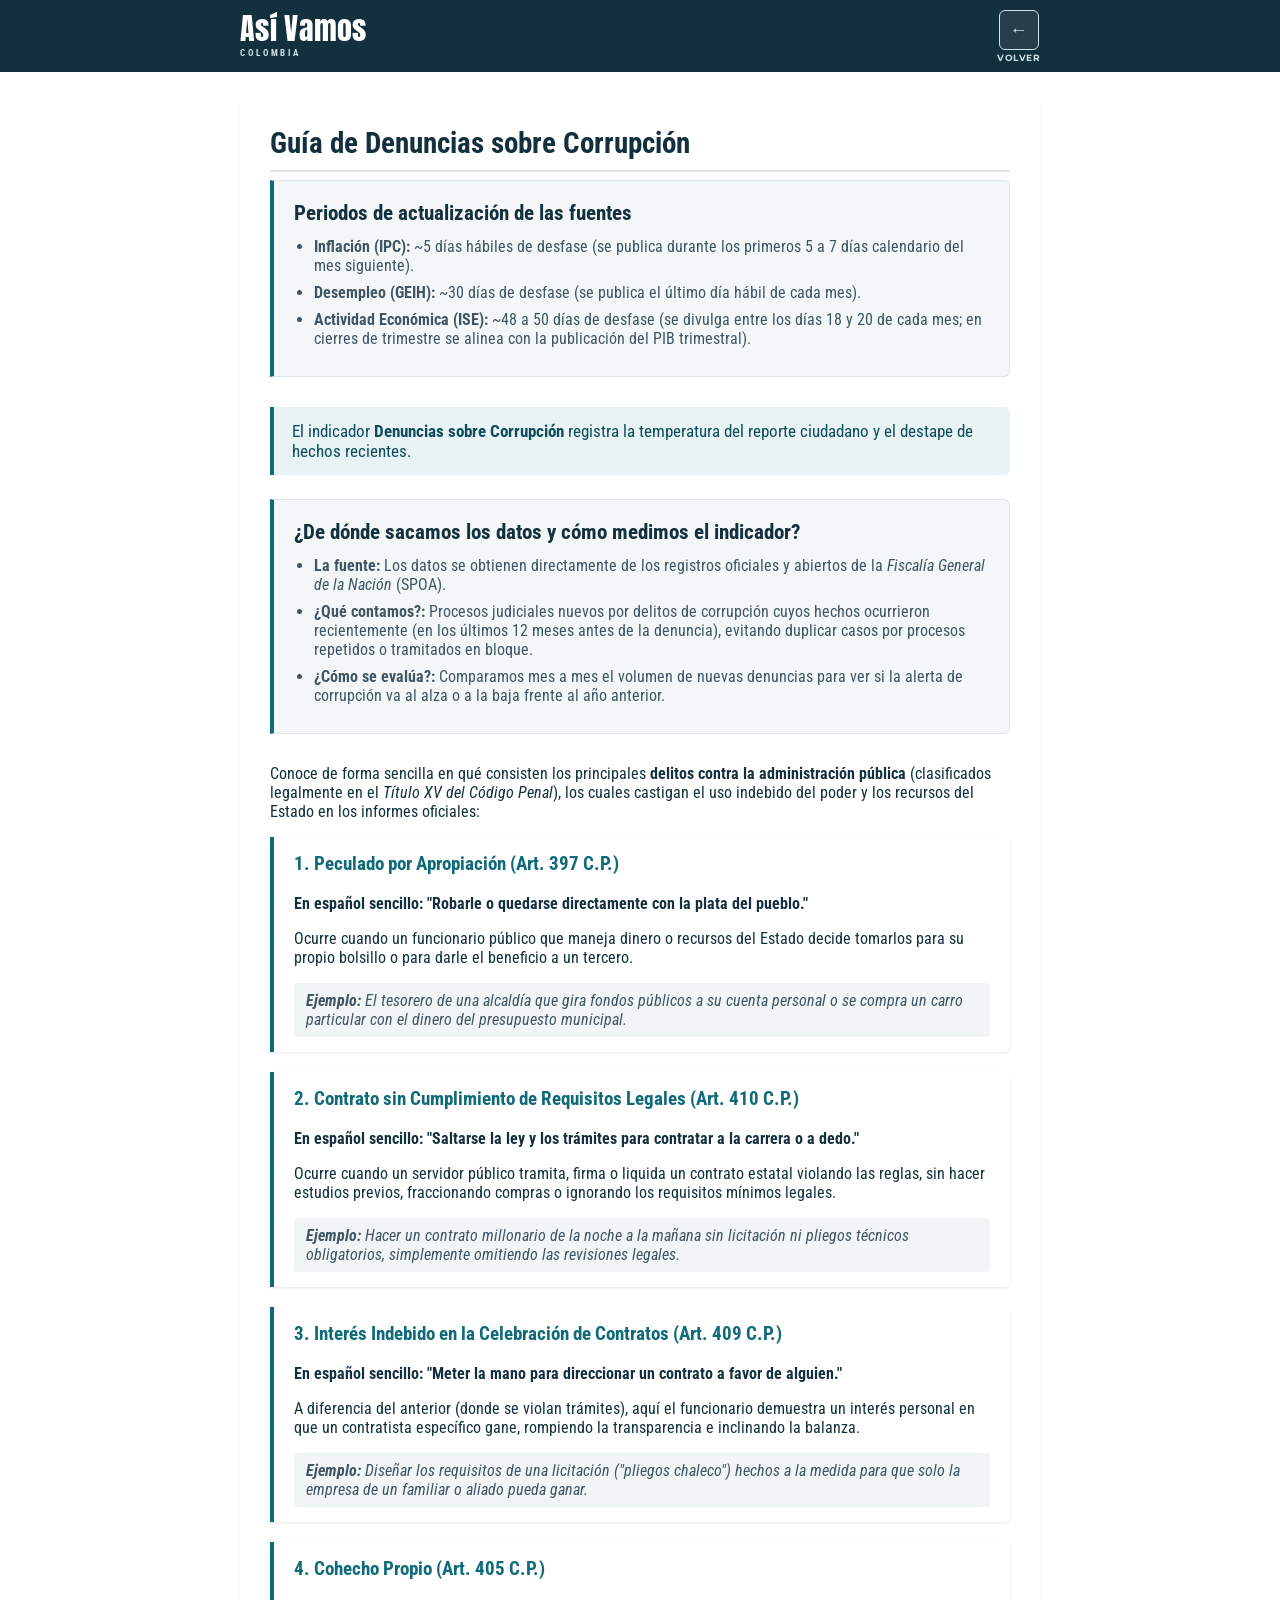
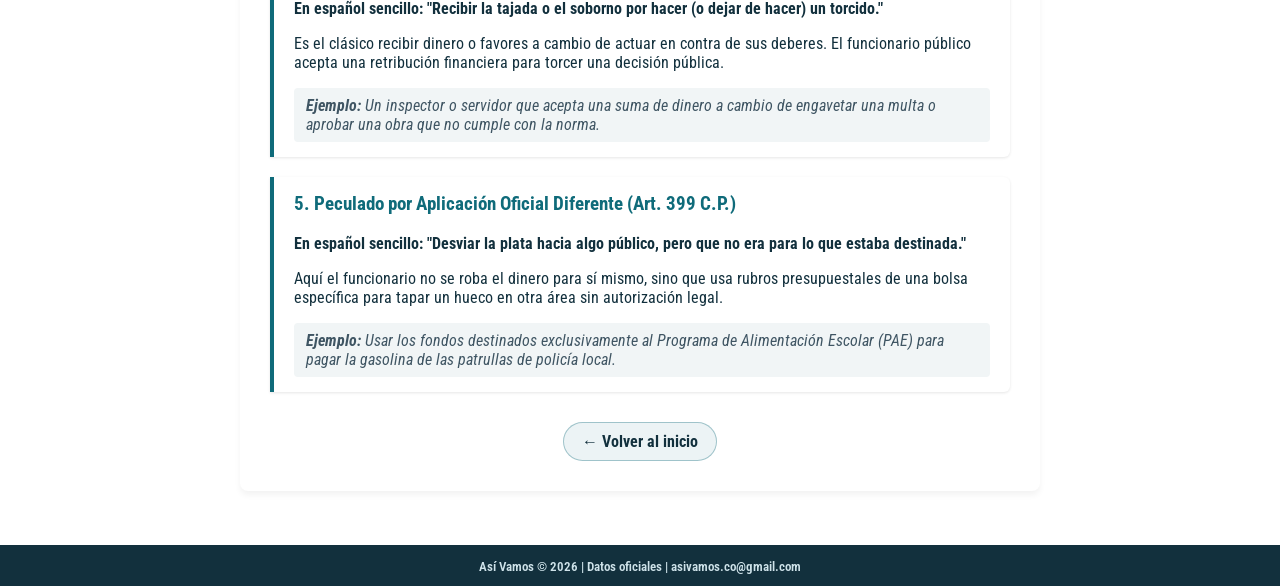
<file: ayuda.html>
<!DOCTYPE html>
<html lang="es">
<head>
  <meta charset="UTF-8">
  <meta name="viewport" content="width=device-width, initial-scale=1, viewport-fit=cover">
  <title>Ayuda | Así Vamos</title>
  <link rel="preconnect" href="https://fonts.googleapis.com">
  <link rel="preconnect" href="https://fonts.gstatic.com" crossorigin>
  <link href="https://fonts.googleapis.com/css2?family=Anton&family=Barlow+Semi+Condensed:wght@400;600;700&family=Montserrat:wght@700;800&display=swap" rel="stylesheet">
  <link rel="stylesheet" href="assets/css/styles.css?v=90">
  <style>
        .container {
            max-width: 800px;
            margin: 6px auto 0;
            background: #fff;
            padding: 30px;
            border-radius: 8px;
            box-shadow: 0 4px 6px rgba(0, 0, 0, 0.05);
        }
        .titulo {
            color: #12303d;
            border-bottom: 2px solid #dde5ea;
            padding-bottom: 10px;
            font-size: 1.8rem;
            margin-bottom: 8px;
        }
        .indicador-desc {
            font-size: 1.05rem;
            color: #0f4c5c;
            background-color: #e8f3f5;
            border-left: 4px solid #0f6b7a;
            padding: 14px 18px;
            border-radius: 0 6px 6px 0;
            margin-bottom: 24px;
        }
        .metodologia-box {
            background-color: #f4f7f8;
            border: 1px solid #dde5ea;
            border-left: 4px solid #0f6b7a;
            padding: 20px;
            border-radius: 0 6px 6px 0;
            margin-bottom: 30px;
        }
        .metodologia-box h2 {
            margin-top: 0;
            color: #12303d;
            font-size: 1.3rem;
            margin-bottom: 12px;
        }
        .metodologia-box ul {
            margin: 0;
            padding-left: 20px;
        }
        .metodologia-box li {
            margin-bottom: 8px;
            color: #3f5563;
        }
        .delito-card {
            background: #fff;
            border-left: 4px solid #0f6b7a;
            padding: 15px 20px;
            margin-bottom: 20px;
            border-radius: 0 6px 6px 0;
            box-shadow: 0 1px 3px rgba(0,0,0,0.1);
        }
        .delito-card h3 {
            margin-top: 0;
            color: #0f6b7a;
            font-size: 1.2rem;
        }
        .resumen {
            font-weight: bold;
            color: #12303d;
            margin-bottom: 8px;
        }
        .ejemplo {
            font-style: italic;
            color: #3f5563;
            background: #f1f5f6;
            padding: 8px 12px;
            border-radius: 4px;
            margin-top: 8px;
        }
            .titulo { margin-top: 0; }
        .volver-inferior { display: inline-block; margin-top: 10px; padding: 9px 18px; border-radius: 999px;
            font-weight: 700; text-decoration: none; color: #12303d;
            background: rgba(15,107,122,.08); border: 1px solid rgba(15,107,122,.35); }
        .volver-inferior:hover { background: rgba(15,107,122,.16); }
        .pie-volver { text-align: center; }
        /* styles.css fija el body a una sola pantalla en celular vertical (dashboard); aquí la página debe poder desplazarse */
        html, body.ayuda { height: auto; }
        body.ayuda { overflow-x: hidden; overflow-y: auto; }
        body.ayuda .page { height: auto; }
        @media (max-width:600px) and (orientation:portrait) { body.ayuda .page { min-height: 100dvh; display: block; } }
        body.ayuda .container { margin-bottom: 24px; }
        /* Header y footer iguales a los del index; el contenido del header se alinea con la tarjeta de 800 px */
        @media (min-width:601px) { body.ayuda header.hd { --gx: max(24px, calc(50vw - 400px)); } }
        body.ayuda .foot-txt { margin-top: 0; }
    </style>

  <!-- Google tag (gtag.js) -->
  <script async src="https://www.googletagmanager.com/gtag/js?id=G-EYRYT7V7YQ"></script>
  <script>
    window.dataLayer = window.dataLayer || [];
    function gtag(){dataLayer.push(arguments);}
    gtag('js', new Date());
    gtag('config', 'G-EYRYT7V7YQ');
  </script>
</head>
<body class="ayuda">

<div class="page">
  <header class="hd">
    <div class="hd-left">
      <h1 class="brand" aria-label="Así Vamos"><span class="brand-col"><span class="brand-txt" aria-hidden="true">Así Vamos</span><span class="brand-sub" aria-hidden="true">COLOMBIA</span></span></h1>
    </div>
    <div class="hd-right">
      <div class="btn-group">
        <a class="help-btn" href="index.html" aria-label="Volver al inicio"><span class="q" aria-hidden="true">←</span></a>
        <span class="btn-caption" aria-hidden="true">Volver</span>
      </div>
    </div>
  </header>

  <div class="zone">
  <main>
    <div class="container">
    <h2 class="titulo">Guía de Denuncias sobre Corrupción</h2>

    <div class="metodologia-box">
        <h2>Periodos de actualización de las fuentes</h2>
        <ul>
            <li><strong>Inflación (IPC):</strong> ~5 días hábiles de desfase (se publica durante los primeros 5 a 7 días calendario del mes siguiente).</li>
            <li><strong>Desempleo (GEIH):</strong> ~30 días de desfase (se publica el último día hábil de cada mes).</li>
            <li><strong>Actividad Económica (ISE):</strong> ~48 a 50 días de desfase (se divulga entre los días 18 y 20 de cada mes; en cierres de trimestre se alinea con la publicación del PIB trimestral).</li>
        </ul>
    </div>
    
    <div class="indicador-desc">
        El indicador <strong>Denuncias sobre Corrupción</strong> registra la temperatura del reporte ciudadano y el destape de hechos recientes.
    </div>

    <div class="metodologia-box">
        <h2>¿De dónde sacamos los datos y cómo medimos el indicador?</h2>
        <ul>
            <li><strong>La fuente:</strong> Los datos se obtienen directamente de los registros oficiales y abiertos de la <em>Fiscalía General de la Nación</em> (SPOA).</li>
            <li><strong>¿Qué contamos?:</strong> Procesos judiciales nuevos por delitos de corrupción cuyos hechos ocurrieron recientemente (en los últimos 12 meses antes de la denuncia), evitando duplicar casos por procesos repetidos o tramitados en bloque.</li>
            <li><strong>¿Cómo se evalúa?:</strong> Comparamos mes a mes el volumen de nuevas denuncias para ver si la alerta de corrupción va al alza o a la baja frente al año anterior.</li>
        </ul>
    </div>

    <p>Conoce de forma sencilla en qué consisten los principales <strong>delitos contra la administración pública</strong> (clasificados legalmente en el <em>Título XV del Código Penal</em>), los cuales castigan el uso indebido del poder y los recursos del Estado en los informes oficiales:</p>

    <div class="delito-card">
        <h3>1. Peculado por Apropiación (Art. 397 C.P.)</h3>
        <div class="resumen">En español sencillo: "Robarle o quedarse directamente con la plata del pueblo."</div>
        <p>Ocurre cuando un funcionario público que maneja dinero o recursos del Estado decide tomarlos para su propio bolsillo o para darle el beneficio a un tercero.</p>
        <div class="ejemplo"><strong>Ejemplo:</strong> El tesorero de una alcaldía que gira fondos públicos a su cuenta personal o se compra un carro particular con el dinero del presupuesto municipal.</div>
    </div>

    <div class="delito-card">
        <h3>2. Contrato sin Cumplimiento de Requisitos Legales (Art. 410 C.P.)</h3>
        <div class="resumen">En español sencillo: "Saltarse la ley y los trámites para contratar a la carrera o a dedo."</div>
        <p>Ocurre cuando un servidor público tramita, firma o liquida un contrato estatal violando las reglas, sin hacer estudios previos, fraccionando compras o ignorando los requisitos mínimos legales.</p>
        <div class="ejemplo"><strong>Ejemplo:</strong> Hacer un contrato millonario de la noche a la mañana sin licitación ni pliegos técnicos obligatorios, simplemente omitiendo las revisiones legales.</div>
    </div>

    <div class="delito-card">
        <h3>3. Interés Indebido en la Celebración de Contratos (Art. 409 C.P.)</h3>
        <div class="resumen">En español sencillo: "Meter la mano para direccionar un contrato a favor de alguien."</div>
        <p>A diferencia del anterior (donde se violan trámites), aquí el funcionario demuestra un interés personal en que un contratista específico gane, rompiendo la transparencia e inclinando la balanza.</p>
        <div class="ejemplo"><strong>Ejemplo:</strong> Diseñar los requisitos de una licitación ("pliegos chaleco") hechos a la medida para que solo la empresa de un familiar o aliado pueda ganar.</div>
    </div>

    <div class="delito-card">
        <h3>4. Cohecho Propio (Art. 405 C.P.)</h3>
        <div class="resumen">En español sencillo: "Recibir la tajada o el soborno por hacer (o dejar de hacer) un torcido."</div>
        <p>Es el clásico recibir dinero o favores a cambio de actuar en contra de sus deberes. El funcionario público acepta una retribución financiera para torcer una decisión pública.</p>
        <div class="ejemplo"><strong>Ejemplo:</strong> Un inspector o servidor que acepta una suma de dinero a cambio de engavetar una multa o aprobar una obra que no cumple con la norma.</div>
    </div>

    <div class="delito-card">
        <h3>5. Peculado por Aplicación Oficial Diferente (Art. 399 C.P.)</h3>
        <div class="resumen">En español sencillo: "Desviar la plata hacia algo público, pero que no era para lo que estaba destinada."</div>
        <p>Aquí el funcionario no se roba el dinero para sí mismo, sino que usa rubros presupuestales de una bolsa específica para tapar un hueco en otra área sin autorización legal.</p>
        <div class="ejemplo"><strong>Ejemplo:</strong> Usar los fondos destinados exclusivamente al Programa de Alimentación Escolar (PAE) para pagar la gasolina de las patrullas de policía local.</div>
    </div>


    <div class="pie-volver"><a class="volver-inferior" href="index.html">← Volver al inicio</a></div>
    </div>
  </main>

  <footer class="site-foot">
    <div class="foot-in">
      <p class="foot-txt">Así Vamos © 2026 | Datos oficiales | asivamos.co@gmail.com</p>
    </div>
  </footer>
  </div>
</div>

</body>
</html>
</file>
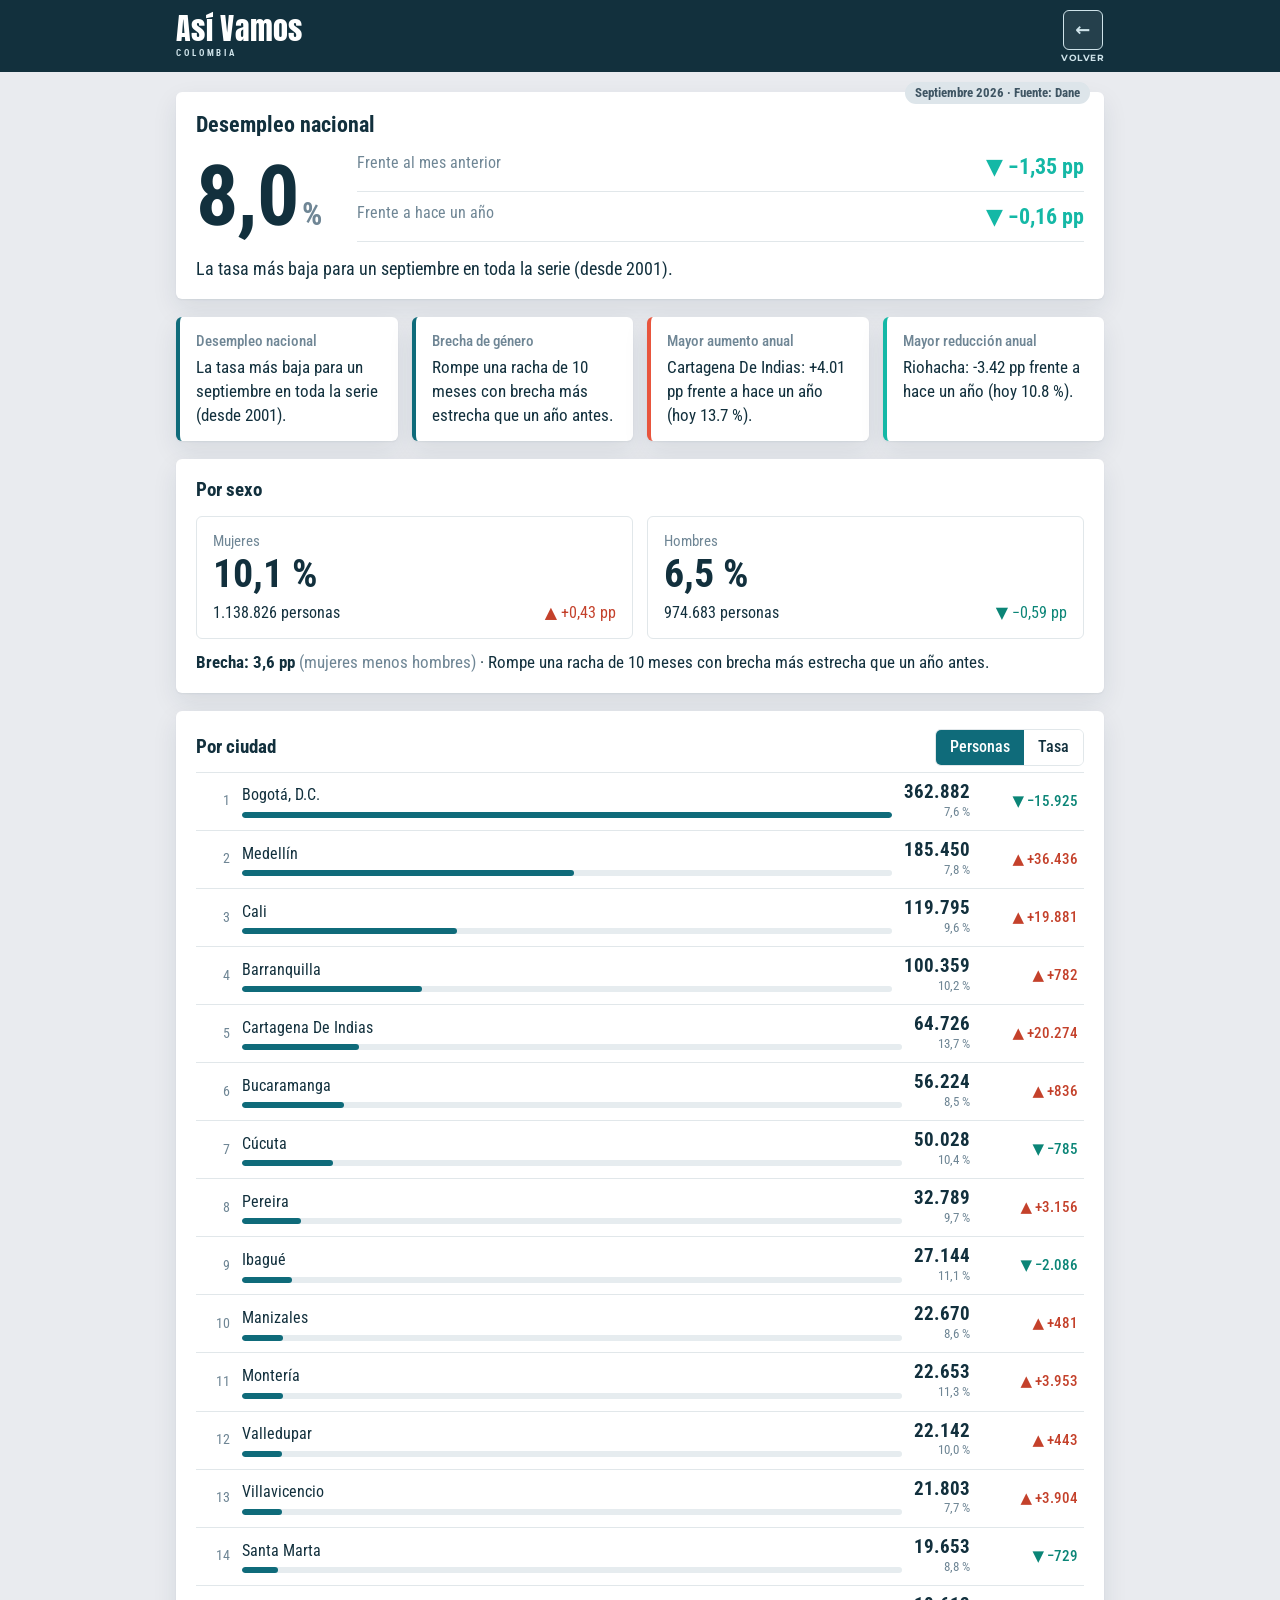
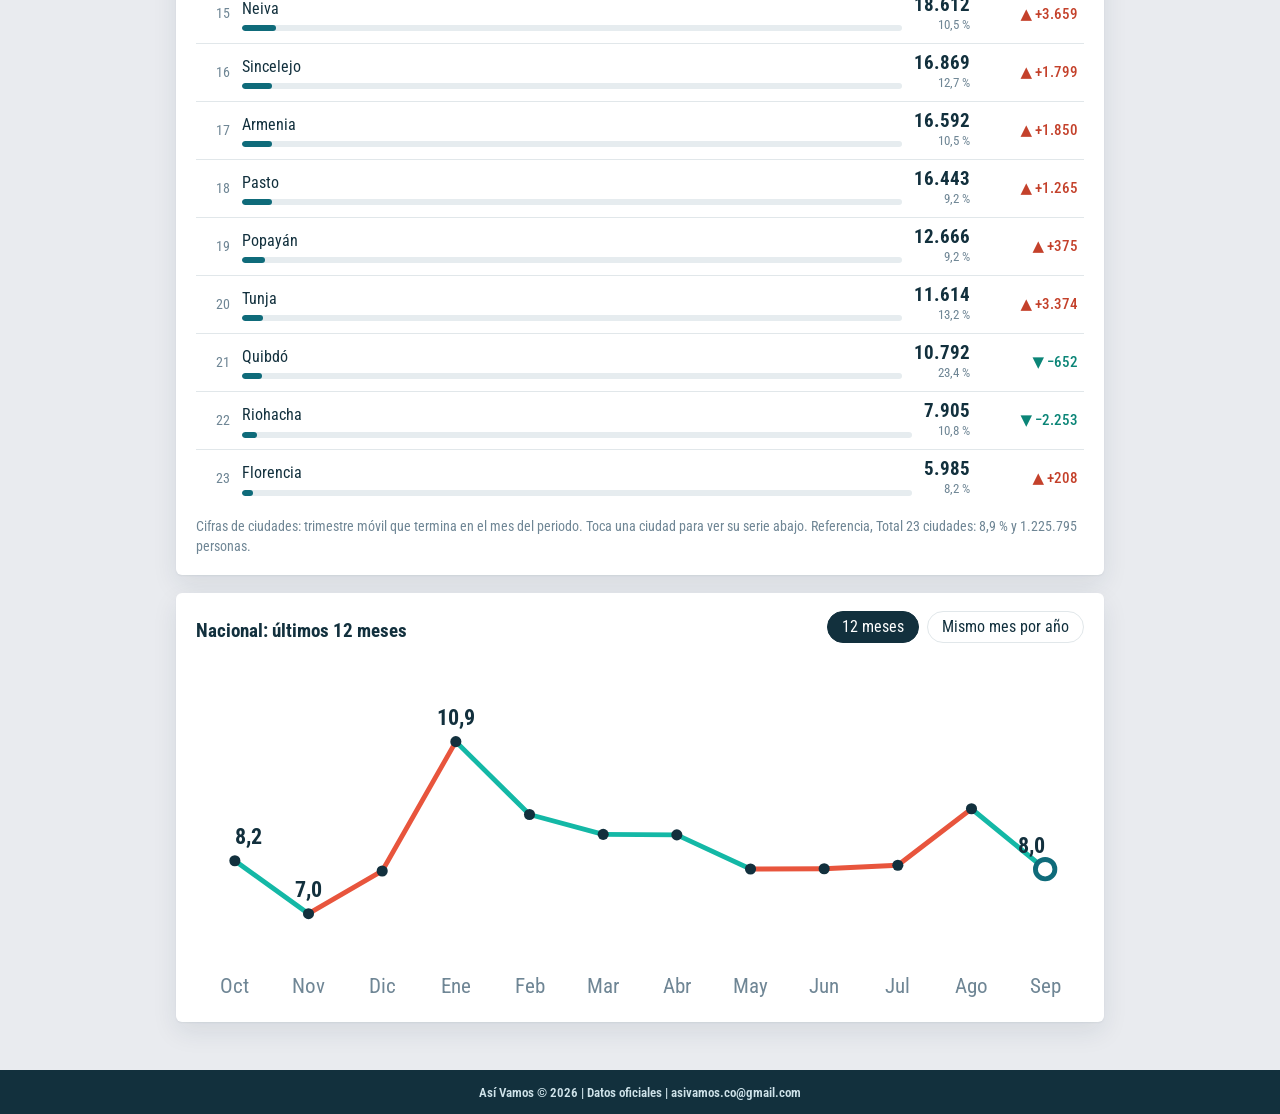
<file: desempleo/detalle.html>
<!DOCTYPE html>
<html lang="es">
<head>
<meta charset="utf-8">
<meta name="viewport" content="width=device-width, initial-scale=1">
<title>Detalle · Así Vamos</title>
<link rel="preconnect" href="https://fonts.googleapis.com">
<link href="https://fonts.googleapis.com/css2?family=Anton&family=Barlow+Semi+Condensed:wght@400;600;700&family=Montserrat:wght@700;800&display=swap&family=Roboto+Condensed:wght@400;500;700" rel="stylesheet">
<style>
:root{
  --bg:#e9ebef; --card:#fff; --ink:#12303d; --mute:#6f8695; --line:#e1e7ea;
  --acc:#0f6b7a; --up:#e8553d; --dn:#14b8a6; --up-l:#e8553d; --dn-l:#14b8a6;
  --mal:#e8553d; --ok:#14b8a6; --up-t:#c4412b; --dn-t:#0b8577;
  --r:6px; --sh:0 1px 2px rgba(18,48,61,.06),0 10px 26px rgba(18,48,61,.09);
}
*{box-sizing:border-box}
html,body{margin:0}
body{background:var(--bg);color:var(--ink);font:400 16px/1.4 "Roboto Condensed",system-ui,sans-serif;min-height:100vh;min-height:100dvh;display:flex;flex-direction:column}
.up{color:var(--up)} .dn{color:var(--dn)}
/* texto pequeño: variante más oscura para legibilidad sobre blanco (los números grandes quedan con el color vivo) */
.vr.up,.row2 .up{color:var(--up-t)} .vr.dn,.row2 .dn{color:var(--dn-t)}
a,button{font:inherit;color:inherit}
:focus-visible{outline:2px solid var(--acc);outline-offset:2px}
/* Header y footer: mismo estilo del index (petróleo, a todo el ancho; contenido alineado con la columna de 960 px) */
header.hd{--gx:max(16px,calc(50vw - 464px));--hd-acc:#cfe3ea;--hd-acc-bg:rgba(255,255,255,.08);--hd-acc-bg-h:rgba(255,255,255,.2);
  position:sticky;top:0;z-index:20;display:flex;align-items:stretch;margin:0;padding:0;background:#12303d;color:#fff}
.hd-left{flex:1 1 auto;min-width:0;display:flex;align-items:center;padding:10px 0 9px var(--gx)}
.hd-right{flex:none;display:flex;align-items:center;gap:12px;padding:10px var(--gx) 9px 0}
header.hd h1.brand{margin:0;padding:0;display:flex;font-size:inherit;font-weight:400;color:#fff;white-space:nowrap}
header.hd a.home{display:block;color:#fff;text-decoration:none;border-radius:6px}
header.hd a.home:focus-visible{outline:2px solid #fff;outline-offset:4px}
header.hd .brand-col{display:flex;flex-direction:column;align-items:flex-start;gap:5px}
header.hd .brand-txt{font-family:Anton,Impact,"Arial Narrow",sans-serif;font-weight:400;font-size:30px;line-height:1;letter-spacing:.01em}
header.hd .brand-sub{display:block;font-size:9px;font-weight:700;letter-spacing:.32em;line-height:1;color:#cfe3ea}
header.hd .btn-group{display:flex;flex-direction:column;align-items:center;gap:4px}
header.hd .btn-caption{font-family:Montserrat,"Segoe UI",sans-serif;font-size:8.5px;font-weight:700;letter-spacing:.05em;line-height:1;color:#cfe3ea;text-transform:uppercase;white-space:nowrap}
header.hd .help-btn{box-sizing:border-box;width:40px;height:40px;display:inline-flex;align-items:center;justify-content:center;
  border:1.5px solid var(--hd-acc);border-radius:6px;background:var(--hd-acc-bg);color:var(--hd-acc);
  font-size:18px;font-weight:800;line-height:1;text-decoration:none;cursor:pointer;transition:background .15s,color .15s,border-color .15s}
header.hd .help-btn:hover{background:var(--hd-acc-bg-h);border-color:#fff;color:#fff}
header.hd .help-btn:focus-visible{outline:2px solid #fff;outline-offset:2px}
footer.site-foot{background:#12303d;color:#fff;padding:14px 0 12px}
.foot-in{max-width:960px;margin:0 auto;padding:0 16px}
.foot-txt{margin:0;text-align:center;color:#cfe3ea;font-size:13px;font-weight:600}
@media(max-width:600px){
  header.hd{--gx:10px}
  .hd-left{padding-top:6px;padding-bottom:5px}
  .hd-right{padding-top:6px;padding-bottom:5px}
  header.hd .brand-txt{font-size:22px}
  header.hd .brand-sub{font-size:7px;letter-spacing:.28em}
  header.hd .help-btn{width:38px;height:38px}
  header.hd .btn-caption{font-size:7px}
  .foot-in{padding:0 10px}
  .foot-txt{font-size:10px;line-height:1.2}
}
main{flex:1 0 auto;width:100%;max-width:960px;margin:0 auto;padding:20px 16px 48px;display:grid;gap:18px}
.card{background:var(--card);border-radius:var(--r);box-shadow:var(--sh);padding:18px 20px;position:relative}
.card h2{margin:0 0 12px;font-size:19px;font-weight:700}
.badge{position:absolute;top:-10px;right:14px;background:#dde5ea;color:#3f5563;font-size:13px;font-weight:700;padding:2px 10px;border-radius:999px}
.mute{color:var(--mute)} small{font-size:13px}
/* hero */
.hero{display:grid;grid-template-columns:auto 1fr;gap:8px 36px;align-items:center}
.hero .big{font-size:84px;font-weight:700;line-height:1;letter-spacing:-1px}
.hero .big span{font-size:32px;margin-left:4px;color:var(--mute)}
.hero .ttl{grid-column:1/-1;font-size:22px;font-weight:700;margin-bottom:4px}
.vars{display:grid;gap:10px}
.vars div{display:flex;justify-content:space-between;gap:12px;border-bottom:1px solid var(--line);padding-bottom:8px}
.vars b{font-size:22px}
.frase{grid-column:1/-1;margin:6px 0 0;font-size:18px}
/* hallazgos */
.hz{display:grid;grid-template-columns:repeat(auto-fit,minmax(210px,1fr));gap:14px}
.hz .card{padding:14px 16px;border-left:4px solid var(--acc)}
.hz .card.sube{border-left-color:var(--up-l)} .hz .card.baja{border-left-color:var(--dn-l)}
.hz h3{margin:0 0 4px;font-size:15px;color:var(--mute);font-weight:500}
.hz p{margin:0;font-size:17px}
/* sexo */
.sx{display:grid;grid-template-columns:repeat(auto-fit,minmax(240px,1fr));gap:14px}
.sx button{all:unset;cursor:pointer;display:block;padding:14px 16px;border:1px solid var(--line);border-radius:var(--r)}
.sx button:focus-visible{outline:2px solid var(--acc)}
.sx button[aria-pressed=true]{border-color:var(--acc);background:#eef6f7}
.sx .n{font-size:15px;color:var(--mute)} .sx .t{font-size:40px;font-weight:700;line-height:1.1}
.sx .row2{display:flex;justify-content:space-between;margin-top:6px}
.brecha{margin:12px 0 0;font-size:17px}
/* ciudades */
.head{display:flex;flex-wrap:wrap;align-items:center;justify-content:space-between;gap:8px;margin-bottom:6px}
.head h2{margin:0}
.seg{display:inline-flex;border:1px solid var(--line);border-radius:var(--r);overflow:hidden}
.seg button{border:0;background:#fff;padding:6px 14px;cursor:pointer;font-weight:500}
.seg button[aria-pressed=true]{background:var(--acc);color:#fff}
.list{display:grid}
.row{all:unset;cursor:pointer;display:grid;grid-template-columns:28px 1fr auto 96px;gap:4px 12px;align-items:center;padding:9px 6px;border-top:1px solid var(--line)}
.row:hover{background:#f4f7f8} .row[aria-pressed=true]{background:#e8f3f5}
.row:focus-visible{outline:2px solid var(--acc)}
.rk{color:var(--mute);text-align:right;font-size:14px}
.nm{display:grid;gap:5px;min-width:0}
.bar{display:block;height:6px;background:#e6ecef;border-radius:3px;overflow:hidden}
.bar b{display:block;height:100%;background:var(--acc);border-radius:3px;transition:width .3s}
.vl{text-align:right;display:grid} .vl strong{font-size:19px;line-height:1.1}
.vr{text-align:right;font-size:15px;font-weight:500}
.ref{margin:10px 0 0;font-size:14px;color:var(--mute)}
/* serie */
.tabs{display:flex;gap:8px;flex-wrap:wrap;margin-bottom:8px}
.tabs button{border:1px solid var(--line);background:#fff;border-radius:999px;padding:4px 14px;cursor:pointer}
.tabs button[aria-pressed=true]{background:var(--ink);color:#fff;border-color:var(--ink)}
svg{width:100%;height:auto;display:block}
svg text{font-family:inherit;fill:var(--mute);font-size:15px}
svg text.v{fill:var(--ink);font-weight:700;font-size:16px}
.err{padding:24px;text-align:center}
@media(max-width:560px){
  .hero{grid-template-columns:1fr} .hero .big{font-size:68px}
  .row{grid-template-columns:22px 1fr auto;} .vr{grid-column:2/-1;text-align:left}
}
</style>
</head>
<body>
<header class="hd">
  <div class="hd-left">
    <h1 class="brand"><a class="home" href="../index.html" aria-label="Así Vamos, volver al inicio"><span class="brand-col"><span class="brand-txt" aria-hidden="true">Así Vamos</span><span class="brand-sub" aria-hidden="true">COLOMBIA</span></span></a></h1>
  </div>
  <div class="hd-right">
    <div class="btn-group">
      <a class="help-btn" href="../index.html" aria-label="Volver al inicio"><span aria-hidden="true">←</span></a>
      <span class="btn-caption" aria-hidden="true">Volver</span>
    </div>
  </div>
</header>
<main id="app" aria-live="polite"><div class="card err mute">Cargando…</div></main>
<footer class="site-foot">
  <div class="foot-in"><p class="foot-txt">Así Vamos © 2026 | Datos oficiales | asivamos.co@gmail.com</p></div>
</footer>

<script>
const IND = new URLSearchParams(location.search).get('ind') || 'desempleo';
const URL_JSON = `detalle_${IND}.json`;
const $ = s => document.querySelector(s);
const esc = s => String(s ?? '').replace(/[&<>"]/g, c => ({'&':'&amp;','<':'&lt;','>':'&gt;','"':'&quot;'}[c]));
const fmt = (n, d = 1) => n == null ? '—' : Number(n).toLocaleString('es-CO', {minimumFractionDigits: d, maximumFractionDigits: d});
const sg  = (n, d = 2) => n == null ? '—' : (n > 0 ? '+' : n < 0 ? '−' : '') + fmt(Math.abs(n), d);
const pers = m => m == null ? '—' : Math.round(m * 1000).toLocaleString('es-CO');
const persSg = m => m == null ? '—' : (m > 0 ? '+' : m < 0 ? '−' : '') + pers(Math.abs(m));
// En desempleo, subir es lo malo (rojo) y bajar lo bueno (verde)
const cls = n => n == null || Math.abs(n) < 0.005 ? '' : n > 0 ? 'up' : 'dn';
const flecha = n => n == null || Math.abs(n) < 0.005 ? '■' : n > 0 ? '▲' : '▼';

let D, st = {orden: 'cantidad', serie: null, tab: 'doce'};

fetch(URL_JSON, {cache: 'no-store'}).then(r => { if (!r.ok) throw new Error(r.status); return r.json(); })
  .then(d => { D = d; st.serie = {nombre: 'Nacional', datos: d.serie.doce_meses, nac: true}; render(); })
  .catch(() => { $('#app').innerHTML = `<div class="card err">No se pudo cargar <b>${esc(URL_JSON)}</b>.<br><span class="mute">Genera el archivo con el backend y publícalo junto a esta página (si abres el HTML desde el disco, el navegador bloquea la lectura: usa un servidor local).</span></div>`; });

function render() {
  document.title = `${D.hero ? 'Desempleo' : IND} · Así Vamos`;
  const h = D.hero, dim = D.dimensiones, ciu = dim.ciudades;
  $('#app').innerHTML = `
  <section class="card hero" aria-label="Indicador nacional">
    <span class="badge">${esc(D.periodo.etiqueta)} · Fuente: ${esc(D.fuente)}</span>
    <div class="ttl">Desempleo nacional</div>
    <div class="big">${fmt(h.tasa_desempleo, 1)}<span>%</span></div>
    <div class="vars">
      <div><span class="mute">Frente al mes anterior</span><b class="${cls(h.cambio_mes_pp)}">${flecha(h.cambio_mes_pp)} ${sg(h.cambio_mes_pp)} pp</b></div>
      <div><span class="mute">Frente a hace un año</span><b class="${cls(h.var_anual_pp)}">${flecha(h.var_anual_pp)} ${sg(h.var_anual_pp)} pp</b></div>
    </div>
    <p class="frase">${esc(h.comentario_popular)}</p>
  </section>

  <section aria-label="Hallazgos"><div class="hz">${D.hallazgos.map(x => `
    <div class="card ${x.tipo === 'ciudad_sube' ? 'sube' : x.tipo === 'ciudad_baja' ? 'baja' : ''}">
      <h3>${esc(x.titulo)}</h3><p>${esc(x.texto)}</p></div>`).join('')}</div></section>

  <section class="card" aria-label="Por sexo">
    <h2>Por sexo</h2>
    <div class="sx">${dim.sexo.items.map((s, i) => `
      <button data-sx="${i}" aria-pressed="${st.serie.nombre === s.sexo}">
        <div class="n">${esc(s.sexo)}</div>
        <div class="t">${fmt(s.tasa_desempleo, 1)} %</div>
        <div class="row2"><span>${pers(s.desocupados_miles)} personas</span>
          <span class="${cls(s.var_anual_pp)}">${flecha(s.var_anual_pp)} ${sg(s.var_anual_pp)} pp</span></div>
      </button>`).join('')}</div>
    ${dim.sexo.brecha ? `<p class="brecha"><b>Brecha: ${fmt(dim.sexo.brecha.brecha_pp, 1)} pp</b> <span class="mute">(mujeres menos hombres)</span> · ${esc(dim.sexo.brecha.comentario_popular)}</p>` : ''}
  </section>

  <section class="card" aria-label="Por ciudad">
    <div class="head"><h2>Por ciudad</h2>
      <div class="seg" role="group" aria-label="Ordenar por">
        <button data-ord="cantidad" aria-pressed="${st.orden === 'cantidad'}">Personas</button>
        <button data-ord="tasa" aria-pressed="${st.orden === 'tasa'}">Tasa</button></div></div>
    <div class="list" id="lista"></div>
    <p class="ref">${esc(ciu.nota)} Toca una ciudad para ver su serie abajo.${refTxt(ciu.referencias)}</p>
  </section>

  <section class="card" aria-label="Serie">
    <div class="head"><h2 id="serieT"></h2><div class="tabs" id="tabs"></div></div>
    <div id="chart"></div>
  </section>`;
  lista(); serie();
}

function refTxt(refs) {
  const t = (refs || []).find(r => /23/.test(r.nombre));
  return t ? ` Referencia, ${esc(t.nombre)}: ${fmt(t.tasa_desempleo, 1)} % y ${pers(t.desocupados_miles)} personas.` : '';
}

function lista() {
  const items = [...D.dimensiones.ciudades.items], porC = st.orden === 'cantidad';
  items.sort((a, b) => (porC ? a.puesto_cantidad - b.puesto_cantidad : a.puesto_tasa - b.puesto_tasa));
  const mxT = Math.max(...items.map(c => c.tasa_desempleo || 0));
  $('#lista').innerHTML = items.map((c, i) => {
    const w = porC ? c.barra : 100 * c.tasa_desempleo / mxT;
    const v = porC ? c.desocupados_var_anual_miles : c.var_anual_pp;
    return `<button class="row" data-ci="${D.dimensiones.ciudades.items.indexOf(c)}" aria-pressed="${st.serie.nombre === c.ciudad}">
      <span class="rk">${i + 1}</span>
      <span class="nm"><span>${esc(c.ciudad)}</span><span class="bar"><b style="width:${w}%"></b></span></span>
      <span class="vl"><strong>${porC ? pers(c.desocupados_miles) : fmt(c.tasa_desempleo, 1) + ' %'}</strong>
        <small class="mute">${porC ? fmt(c.tasa_desempleo, 1) + ' %' : pers(c.desocupados_miles) + ' personas'}</small></span>
      <span class="vr ${cls(v)}">${flecha(v)} ${porC ? persSg(v) : sg(v) + ' pp'}</span></button>`;
  }).join('');
}

function serie() {
  const s = st.serie, mm = st.tab === 'mismo' && s.nac, datos = mm ? D.serie.mismo_mes : s.datos;
  $('#serieT').textContent = `${s.nombre}: ${mm ? 'este mes, año a año' : 'últimos 12 meses'}`;
  $('#tabs').innerHTML = s.nac
    ? `<button data-tab="doce" aria-pressed="${!mm}">12 meses</button><button data-tab="mismo" aria-pressed="${mm}">Mismo mes por año</button>`
    : `<button data-tab="nac" aria-pressed="false">Volver al nacional</button>`;
  $('#chart').innerHTML = grafica(datos || [], mm);
}

function grafica(d, mm) {
  if (d.length < 2) return '<p class="mute">Sin datos suficientes.</p>';
  const W = 640, H = 250, L = 28, R = 28, T = 30, B = 34;
  const vs = d.map(p => p.valor), mn = Math.min(...vs), mx = Math.max(...vs), pad = (mx - mn || 1) * .25;
  const x = i => L + i * (W - L - R) / (d.length - 1), y = v => T + (H - T - B) * (1 - (v - (mn - pad)) / (mx - mn + 2 * pad));
  let seg = '', pts = '', lab = '';
  d.forEach((p, i) => {
    if (i) seg += `<line x1="${x(i - 1)}" y1="${y(d[i - 1].valor)}" x2="${x(i)}" y2="${y(p.valor)}" stroke="${p.valor > d[i - 1].valor ? 'var(--up-l)' : 'var(--dn-l)'}" stroke-width="3.5" stroke-linecap="round"/>`;
    const ult = i === d.length - 1;
    pts += `<circle cx="${x(i)}" cy="${y(p.valor)}" r="${ult ? 7 : 4}" fill="${ult ? '#fff' : 'var(--ink)'}" stroke="${ult ? 'var(--acc)' : 'none'}" stroke-width="3.5"/>`;
    if (i === 0 || ult || p.valor === mx || p.valor === mn)
      lab += `<text class="v" x="${x(i)}" y="${y(p.valor) - 12}" text-anchor="${i === 0 ? 'start' : ult ? 'end' : 'middle'}">${fmt(p.valor, 1)}</text>`;
    lab += `<text x="${x(i)}" y="${H - 8}" text-anchor="middle">${mm ? p.anio : esc(p.mes)}</text>`;
  });
  return `<svg viewBox="0 0 ${W} ${H}" role="img" aria-label="Serie de ${mm ? 'años' : 'meses'}">${seg}${pts}${lab}</svg>`;
}

document.addEventListener('click', e => {
  const b = e.target.closest('button'); if (!b || !D) return;
  const dim = D.dimensiones;
  if (b.dataset.ord) { st.orden = b.dataset.ord; document.querySelectorAll('[data-ord]').forEach(x => x.setAttribute('aria-pressed', x === b)); lista(); return; }
  if (b.dataset.tab) {
    if (b.dataset.tab === 'nac') { st.serie = {nombre: 'Nacional', datos: D.serie.doce_meses, nac: true}; st.tab = 'doce'; }
    else st.tab = b.dataset.tab;
  } else if (b.dataset.ci != null) { const c = dim.ciudades.items[b.dataset.ci]; st.serie = {nombre: c.ciudad, datos: c.serie_12m}; }
  else if (b.dataset.sx != null) { const s = dim.sexo.items[b.dataset.sx]; st.serie = {nombre: s.sexo, datos: s.serie_12m}; }
  else return;
  document.querySelectorAll('[data-sx]').forEach(x => x.setAttribute('aria-pressed', dim.sexo.items[x.dataset.sx].sexo === st.serie.nombre));
  lista(); serie();
});
</script>
</body>
</html>
</file>
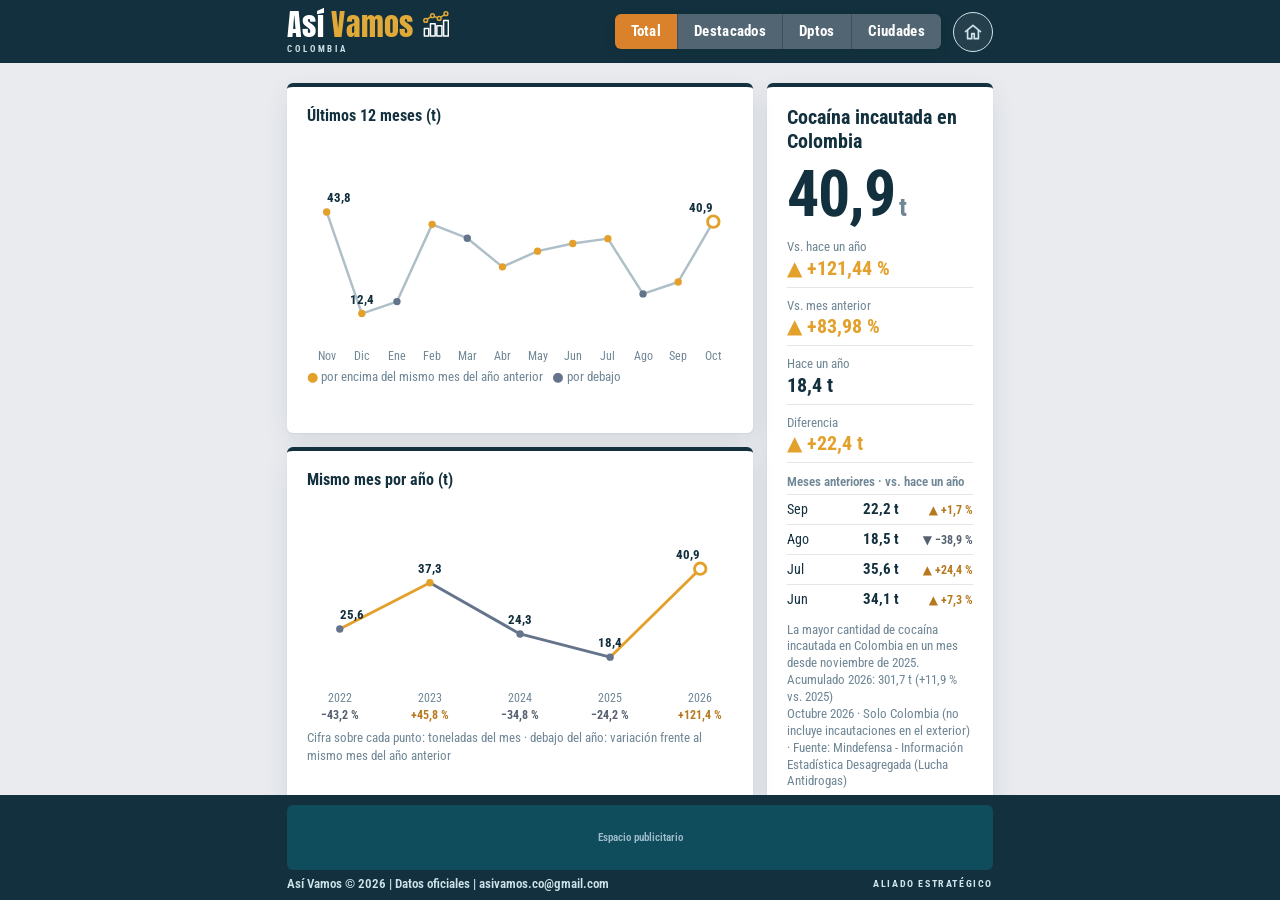
<file: detalle/cocaina.html>
<!DOCTYPE html>
<html lang="es">
<head>
<meta charset="utf-8">
<meta name="viewport" content="width=device-width, initial-scale=1, viewport-fit=cover">
<title>Cocaína · Así Vamos</title>
<link rel="preconnect" href="https://fonts.googleapis.com">
<link href="https://fonts.googleapis.com/css2?family=Anton&family=Barlow+Semi+Condensed:wght@400;600;700&family=Montserrat:wght@700;800&display=swap&family=Roboto+Condensed:wght@400;500;700" rel="stylesheet">
<link rel="stylesheet" href="../assets/css/shell.css?v=26">
<style>
/* Cocaína incautada: incautar más es lo bueno (ámbar) y menos lo malo (gris), al revés que en crimen */
body.det{--up:var(--ok); --dn:var(--mal); --up-l:var(--ok); --dn-l:var(--mal);
  --up-t:var(--ok-txt); --dn-t:var(--mal-txt); --up-hd:var(--ok-hd); --dn-hd:var(--mal-hd)}
body.det .row{background:rgba(var(--ok-rgb),var(--a,.1))}
</style>
</head>
<body class="app det">
<header class="hd">
  <div class="hd-left">
    <h1 class="brand"><a class="home" href="../index.html" aria-label="Así Vamos, volver al inicio"><span class="brand-col"><span class="brand-txt" aria-hidden="true"><span class="b1">Así</span> <span class="b2">Vamos</span><svg class="brand-ico" viewBox="4 7 39.5 38.2" fill="none" stroke="currentColor" stroke-width="2.2" stroke-linecap="round" stroke-linejoin="round" aria-hidden="true" focusable="false"><rect x="6" y="33" width="6.5" height="11"/><rect x="15" y="26" width="7" height="18"/><rect x="24.5" y="29" width="7.5" height="15"/><rect x="34.5" y="21" width="7" height="23"/><polyline points="8,21 18,14 28,18 38,11"/><g fill="#12303d"><circle cx="8" cy="21" r="2.8"/><circle cx="18" cy="14" r="2.8"/><circle cx="28" cy="18" r="2.8"/><circle cx="38" cy="11" r="2.8"/></g></svg></span><span class="brand-sub" aria-hidden="true">COLOMBIA</span></span></a></h1>
  </div>
  <div class="hd-title" id="hdTitle" aria-live="polite"></div>
  <nav class="hd-mid" aria-label="Vista">
    <button type="button" class="vt" data-vista="gen" aria-pressed="true">Total</button>
    <button type="button" class="vt" data-vista="dest" aria-pressed="false">Destacados</button>
    <button type="button" class="vt" data-vista="dep" aria-pressed="false">Dptos</button>
    <button type="button" class="vt" data-vista="ciu" aria-pressed="false">Ciudades</button>
  </nav>
  <div class="hd-right">
    <div class="btn-group">
      <a class="help-btn" href="../index.html" aria-label="Volver al inicio" title="Inicio"><svg viewBox="0 0 24 24" fill="none" stroke="currentColor" stroke-width="2" stroke-linecap="round" stroke-linejoin="round" aria-hidden="true"><path d="M3 11.5 12 4l9 7.5"/><path d="M5.5 10v10h5v-6h3v6h5V10"/></svg></a>
    </div>
  </div>
</header>
<main id="app" aria-live="polite"><div class="card err mute">Cargando…</div></main>
<footer class="site-foot">
  <div class="foot-in">
    <div class="ad-wrap" id="adWrap">
      <div class="ad-label">Aliado estratégico</div>
      <div class="sp" id="adA"><span>Espacio publicitario</span></div>
    </div>
    <p class="foot-txt">Así Vamos © 2026 | Datos oficiales | asivamos.co@gmail.com</p>
  </div>
</footer>

<script src="asivamos.js"></script>
<script>
const {fmt, sg, cls, flecha, vp, esc} = AV;
// Unidad: sale del JSON (hero.unidad), por defecto toneladas
const UN = D => (D.hero && D.hero.unidad) || 't';
// Toneladas: 3 decimales si < 1, 2 si < 10 y 1 si >= 10, para que valores pequeños no se vean como 0
const dq = n => n == null || n === 0 ? 0 : Math.abs(n) < 1 ? 3 : Math.abs(n) < 10 ? 2 : 1;
const fq = n => fmt(n, dq(n));
const pct = (v, d = 2) => v == null ? '—' : sg(v, d) + ' %';
const SRC = D => `${D.periodo.etiqueta} · Solo Colombia (no incluye incautaciones en el exterior) · Fuente: ${D.fuente}`;
const celda = (l, t, c = '') => `<div><span class="mute">${l}</span><b${c ? ` class="${c}"` : ''}>${t}</b></div>`;
const refTxt = r => (r || []).map(x => `${esc(x.nombre)}: ${sg(x.var_anual_pct)} % vs. hace un año`).join(' · ');
const TOP_REF = 'Variación porcentual de las toneladas incautadas frente al mismo mes de hace un año; debajo, el cambio en toneladas. Toca un elemento para ver su detalle.';

// Panel de un departamento o una ciudad
const heroEnt = (x, D, ciu) => { const u = esc(UN(D)); return {
  ttl: x.nombre, big: fq(x.cantidad), unit: u, com: x.comentario_popular, src: SRC(D),
  extra: ciu && x.departamento ? `Departamento: ${esc(x.departamento)}` : '',
  filas: vp('Vs. hace un año', x.var_anual_pct, pct(x.var_anual_pct))
    + celda('Hace un año', `${fq(x.cantidad_hace_12)} ${u}`)
    + celda('Diferencia', `${flecha(x.diferencia)} ${sg(x.diferencia, dq(x.diferencia))} ${u}`, cls(x.diferencia))
    + celda('Del total nacional', `${fmt(x.participacion_pct, 1)} %`)}; };

// Hijos de la entidad elegida (departamento -> municipios), ordenados por toneladas; la barra es su peso dentro de la entidad
const hijosGet = x => { const hs = [...(x.hijos || [])].sort((a, b) => b.cantidad - a.cantidad), mx = Math.max(...hs.map(h => h.participacion_pct || 0), .01);
  return hs.map(h => ({nombre: h.nombre, valTxt: fq(h.cantidad), delta: h.var_anual_pct,
    sub: `${flecha(h.var_anual_pct)} ${h.var_anual_pct == null ? 'nuevo' : sg(h.var_anual_pct, 1) + ' %'}`, w: 100 * (h.participacion_pct || 0) / mx})); };

// Campos comunes de departamentos y ciudades
const base = k => ({
  k, medida: D => `${UN(D)} del mes`, ref: D => refTxt(((D.dimensiones || {})[k] || {}).referencias),
  nom: x => x.nombre, val: x => x.cantidad, valTxt: x => fq(x.cantidad), vr: x => x.var_anual_pct,
  opt: (x, D) => `${fq(x.cantidad)} ${UN(D)} · ${x.nombre}`,
  ord: (a, b) => a.puesto_cantidad - b.puesto_cantidad, serie: x => x.serie_12m,
  topSub: (x, D) => `${sg(x.diferencia, dq(x.diferencia))} ${UN(D)}`, top: true, topRef: TOP_REF,
  topTxt: {upS: 'aumentó sus toneladas', dnS: 'redujo sus toneladas'},
  nuevos: {txt: (x, D) => `${fq(x.cantidad)} ${UN(D)}`}
});

AV.init({
  ind: 'cocaina', title: 'Cocaína', docTitle: 'Cocaína', nacTitle: 'Cocaína incautada en Colombia',
  deltaMes: D => D.hero.var_mensual_pct,
  // Toneladas: decimales según la magnitud de la serie; variaciones con 1 decimal; sin registro previo = "nuevo"
  g: {dec: d => dq(Math.max(0, ...d.map(p => p.valor))), unit: (ctx, D) => ' ' + UN(D), vd: 1, vs: ' %', vf: 'var_anual_pct', nulo: 'nuevo', calcMM: false, mmNota: 'Cifra sobre cada punto: toneladas del mes · debajo del año: variación frente al mismo mes del año anterior'},
  prevTitle: 'Meses anteriores · vs. hace un año',
  tit: {c12: D => `Últimos 12 meses (${UN(D)})`, cmm: D => `Mismo mes por año (${UN(D)})`, ent: D => `${UN(D)} por mes: últimos 12 meses`},
  // El indicador principal no va en Destacados (ya está en el panel)
  esNac: x => x.tipo === 'indicador' || /(^|_)nac(ional)?($|_)/i.test(x.tipo || ''),
  esVarMes: x => /(variacion|var)_(del_)?(mes|mensual)|^mensual$/i.test(x.tipo || '') || /^\s*variaci[oó]n\s+(del\s+)?mes\b/i.test(x.titulo || ''),
  nac: D => { const h = D.hero, per = D.periodo, u = esc(UN(D)), ex = [];
    if (h.acumulado_anio != null) ex.push(`Acumulado ${per.anio}: ${fq(h.acumulado_anio)} ${u}${h.var_acumulado_pct != null ? ` (${sg(h.var_acumulado_pct, 1)} % vs. ${per.anio - 1})` : ''}`);
    return {ttl: 'Cocaína incautada en Colombia', big: fq(h.total), unit: u, com: h.comentario_popular, src: SRC(D), extra: ex.join('<br>'),
      filas: vp('Vs. hace un año', h.var_anual_pct, pct(h.var_anual_pct)) + vp('Vs. mes anterior', h.var_mensual_pct, pct(h.var_mensual_pct))
        + celda('Hace un año', `${fq(h.total_hace_12)} ${u}`)
        + celda('Diferencia', `${flecha(h.var_anual_abs)} ${sg(h.var_anual_abs, dq(h.var_anual_abs))} ${u}`, cls(h.var_anual_abs))}; },
  dims: {
    dep: {...base('departamentos'), una: 'Departamento', plural: 'Departamentos', ning: 'Ningún departamento', titulo: 'Por departamento', kick: 'Toneladas por departamento',
      hero: (x, D) => heroEnt(x, D, false),
      hijos: {label: 'Municipios', get: hijosGet,
        nota: (d, D) => `${esc(UN(D))} del mes; debajo, variación frente a hace un año. La barra muestra su peso dentro de ${esc(d.nombre)}.`}},
    ciu: {...base('ciudades'), una: 'Ciudad', plural: 'Ciudades', ning: 'Ninguna ciudad', titulo: 'Por ciudad', kick: 'Toneladas por ciudad',
      sub: x => x.departamento, opt: (x, D) => `${fq(x.cantidad)} ${UN(D)} · ${x.nombre}${x.departamento ? ' (' + x.departamento + ')' : ''}`,
      hero: (x, D) => heroEnt(x, D, true)}
  }
});
</script>
</body>
</html>
</file>
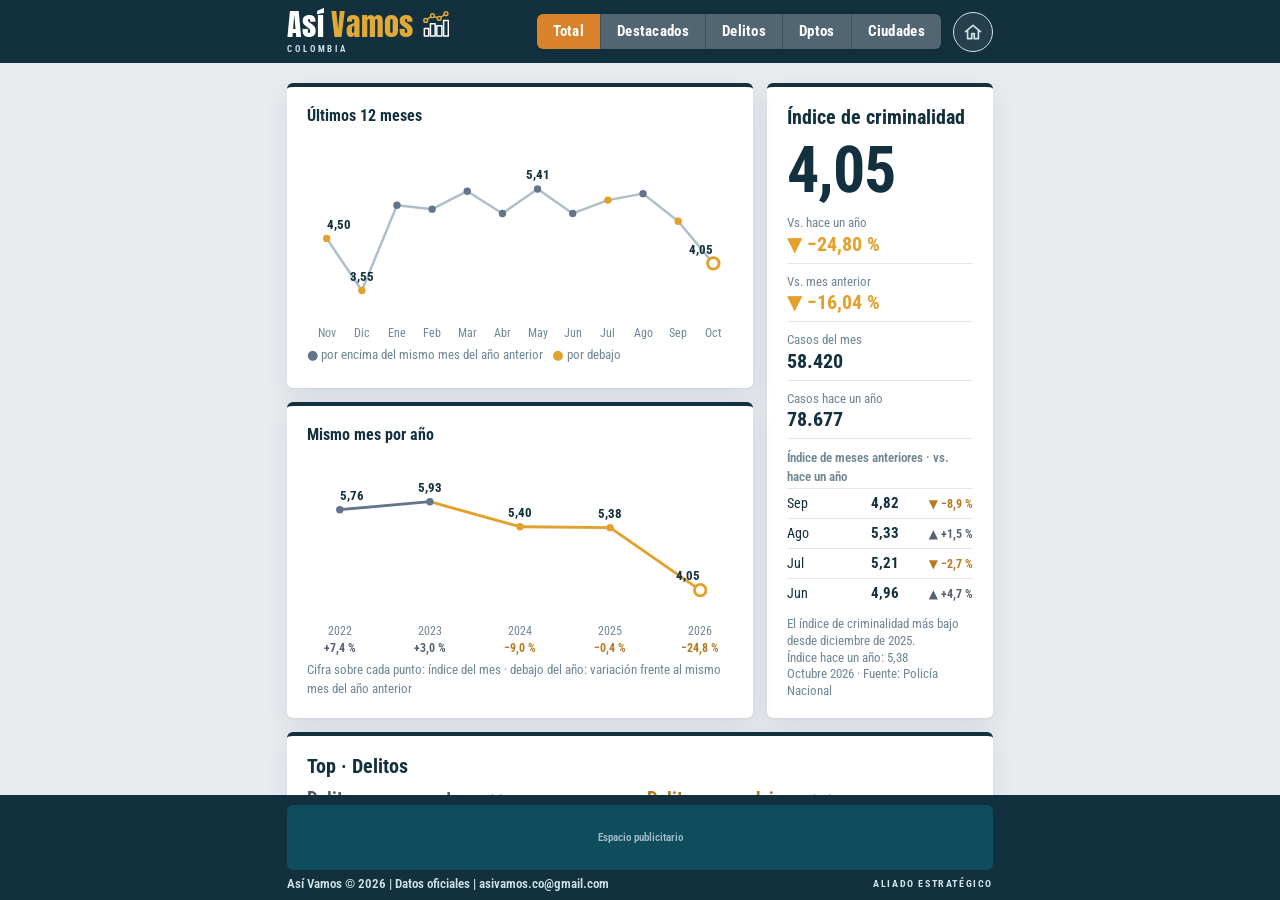
<file: detalle/crimen.html>
<!DOCTYPE html>
<html lang="es">
<head>
<meta charset="utf-8">
<meta name="viewport" content="width=device-width, initial-scale=1, viewport-fit=cover">
<title>Criminalidad · Así Vamos</title>
<link rel="preconnect" href="https://fonts.googleapis.com">
<link href="https://fonts.googleapis.com/css2?family=Anton&family=Barlow+Semi+Condensed:wght@400;600;700&family=Montserrat:wght@700;800&display=swap&family=Roboto+Condensed:wght@400;500;700" rel="stylesheet">
<link rel="stylesheet" href="../assets/css/shell.css?v=26">
</head>
<body class="app det">
<header class="hd">
  <div class="hd-left">
    <h1 class="brand"><a class="home" href="../index.html" aria-label="Así Vamos, volver al inicio"><span class="brand-col"><span class="brand-txt" aria-hidden="true"><span class="b1">Así</span> <span class="b2">Vamos</span><svg class="brand-ico" viewBox="4 7 39.5 38.2" fill="none" stroke="currentColor" stroke-width="2.2" stroke-linecap="round" stroke-linejoin="round" aria-hidden="true" focusable="false"><rect x="6" y="33" width="6.5" height="11"/><rect x="15" y="26" width="7" height="18"/><rect x="24.5" y="29" width="7.5" height="15"/><rect x="34.5" y="21" width="7" height="23"/><polyline points="8,21 18,14 28,18 38,11"/><g fill="#12303d"><circle cx="8" cy="21" r="2.8"/><circle cx="18" cy="14" r="2.8"/><circle cx="28" cy="18" r="2.8"/><circle cx="38" cy="11" r="2.8"/></g></svg></span><span class="brand-sub" aria-hidden="true">COLOMBIA</span></span></a></h1>
  </div>
  <div class="hd-title" id="hdTitle" aria-live="polite"></div>
  <nav class="hd-mid" aria-label="Vista">
    <button type="button" class="vt" data-vista="gen" aria-pressed="true">Total</button>
    <button type="button" class="vt" data-vista="dest" aria-pressed="false">Destacados</button>
    <button type="button" class="vt" data-vista="tem" aria-pressed="false">Delitos</button>
    <button type="button" class="vt" data-vista="dep" aria-pressed="false">Dptos</button>
    <button type="button" class="vt" data-vista="ciu" aria-pressed="false">Ciudades</button>
  </nav>
  <div class="hd-right">
    <div class="btn-group">
      <a class="help-btn" href="../index.html" aria-label="Volver al inicio" title="Inicio"><svg viewBox="0 0 24 24" fill="none" stroke="currentColor" stroke-width="2" stroke-linecap="round" stroke-linejoin="round" aria-hidden="true"><path d="M3 11.5 12 4l9 7.5"/><path d="M5.5 10v10h5v-6h3v6h5V10"/></svg></a>
    </div>
  </div>
</header>
<main id="app" aria-live="polite"><div class="card err mute">Cargando…</div></main>
<footer class="site-foot">
  <div class="foot-in">
    <div class="ad-wrap" id="adWrap">
      <div class="ad-label">Aliado estratégico</div>
      <div class="sp" id="adA"><span>Espacio publicitario</span></div>
    </div>
    <p class="foot-txt">Así Vamos © 2026 | Datos oficiales | asivamos.co@gmail.com</p>
  </div>
</footer>

<script src="asivamos.js"></script>
<script>
const {fmt, sg, cls, flecha, vp, esc} = AV;
// En crimen subir es lo malo (gris) y bajar lo bueno (ámbar): son los colores por defecto de shell.css para las páginas de detalle
const fm0 = n => fmt(n, 0);
const pct = (v, d = 2) => v == null ? '—' : sg(v, d) + ' %';
const celda = (l, t, c = '') => `<div><span class="mute">${l}</span><b${c ? ` class="${c}"` : ''}>${t}</b></div>`;
const TOP_REF = 'Variación porcentual de los casos frente al mismo mes de hace un año; debajo, el cambio en número de casos. Toca un delito, departamento o ciudad para ver su detalle.';

// Panel de un delito, departamento o ciudad
const heroEnt = (x, ciu) => ({
  ttl: x.nombre, big: fm0(x.cantidad), unit: 'casos', com: x.comentario_popular,
  extra: ciu && x.departamento ? `Departamento: ${esc(x.departamento)}` : '',
  filas: vp('Vs. hace un año', x.var_anual_pct, pct(x.var_anual_pct))
    + celda('Hace un año', fm0(x.cantidad_hace_12))
    + celda('Diferencia en casos', `${flecha(x.diferencia)} ${sg(x.diferencia, 0)}`, cls(x.diferencia))
    + celda('Del total nacional', `${fmt(x.participacion_pct, 1)} %`)});

// Hijos de la entidad elegida (delito -> departamentos; departamento y ciudad -> delitos), ordenados por casos; la barra es su peso dentro de la entidad
const hijosGet = x => { const hs = [...(x.hijos || [])].sort((a, b) => b.cantidad - a.cantidad), mx = Math.max(...hs.map(h => h.participacion_pct || 0), .01);
  return hs.map(h => ({nombre: h.nombre, valTxt: fm0(h.cantidad), delta: h.var_anual_pct,
    sub: `${flecha(h.var_anual_pct)} ${h.var_anual_pct == null ? 'nuevo' : sg(h.var_anual_pct, 1) + ' %'}`, w: 100 * (h.participacion_pct || 0) / mx})); };
const hijos = label => ({label, get: hijosGet, nota: d => `Casos del mes; debajo, variación frente a hace un año. La barra muestra su peso dentro de ${esc(d.nombre)}.`});

// Campos comunes de delitos, departamentos y ciudades
const base = k => ({
  k, medida: 'Casos del mes', ref: D => (((D.dimensiones || {})[k] || {}).referencias || []).map(r => `${esc(r.nombre)}: ${sg(r.var_anual_pct)} % en casos`).join(' · '),
  nom: x => x.nombre, val: x => x.cantidad, valTxt: x => fm0(x.cantidad), vr: x => x.var_anual_pct,
  ord: (a, b) => a.puesto_cantidad - b.puesto_cantidad, serie: x => x.serie_12m,
  topSub: x => `${sg(x.diferencia, 0)} casos`, top: true, topRef: TOP_REF,
  topTxt: {upS: 'aumentó sus casos', dnS: 'redujo sus casos'},
  nuevos: {txt: x => `${fm0(x.cantidad)} casos`}
});

AV.init({
  ind: 'crimen', title: 'Criminalidad', docTitle: 'Criminalidad', nacTitle: 'Índice de criminalidad',
  deltaMes: D => D.hero.var_mensual_pct,
  // El índice se grafica con 2 decimales; los casos de cada delito, departamento o ciudad con 0
  g: {dec: (d, ctx) => ctx === 'ent' ? 0 : 2, unit: ctx => ctx === 'ent' ? ' casos' : '', vd: 1, vs: ' %', vf: 'var_anual_pct', nulo: 'nuevo', calcMM: false, mmNota: 'Cifra sobre cada punto: índice del mes · debajo del año: variación frente al mismo mes del año anterior'},
  prevTitle: 'Índice de meses anteriores · vs. hace un año',
  tit: {ent: 'Casos por mes: últimos 12 meses'},
  // El índice nacional no va en Destacados (ya está en el panel)
  esNac: x => /(^|_)nac(ional)?($|_)/i.test(x.tipo || '') || /^\s*[ií]ndice de criminalidad/i.test(x.titulo || ''),
  esVarMes: x => /(variacion|var)_(del_)?(mes|mensual)|^mensual$/i.test(x.tipo || '') || /^\s*variaci[oó]n\s+(del\s+)?mes\b/i.test(x.titulo || ''),
  nac: D => { const h = D.hero; return {ttl: 'Índice de criminalidad', big: fmt(h.indice), com: h.comentario_popular,
    extra: h.indice_hace_12 != null ? `Índice hace un año: ${fmt(h.indice_hace_12)}` : '',
    filas: vp('Vs. hace un año', h.var_anual_pct, pct(h.var_anual_pct)) + vp('Vs. mes anterior', h.var_mensual_pct, pct(h.var_mensual_pct))
      + celda('Casos del mes', fm0(h.casos)) + celda('Casos hace un año', fm0(h.casos_hace_12))}; },
  dims: {
    tem: {...base('tematicas'), una: 'Delito', plural: 'Delitos', ning: 'Ningún delito', titulo: 'Por delito', kick: 'Casos por delito',
      hero: x => heroEnt(x, false), hijos: hijos('Departamentos')},
    dep: {...base('departamentos'), una: 'Departamento', plural: 'Departamentos', ning: 'Ningún departamento', titulo: 'Por departamento', kick: 'Casos por departamento',
      hero: x => heroEnt(x, false), hijos: hijos('Delitos')},
    ciu: {...base('ciudades'), una: 'Ciudad', plural: 'Ciudades', ning: 'Ninguna ciudad', titulo: 'Por ciudad', kick: 'Casos por ciudad',
      sub: x => x.departamento, hero: x => heroEnt(x, true), hijos: hijos('Delitos')}
  }
});
</script>
</body>
</html>
</file>
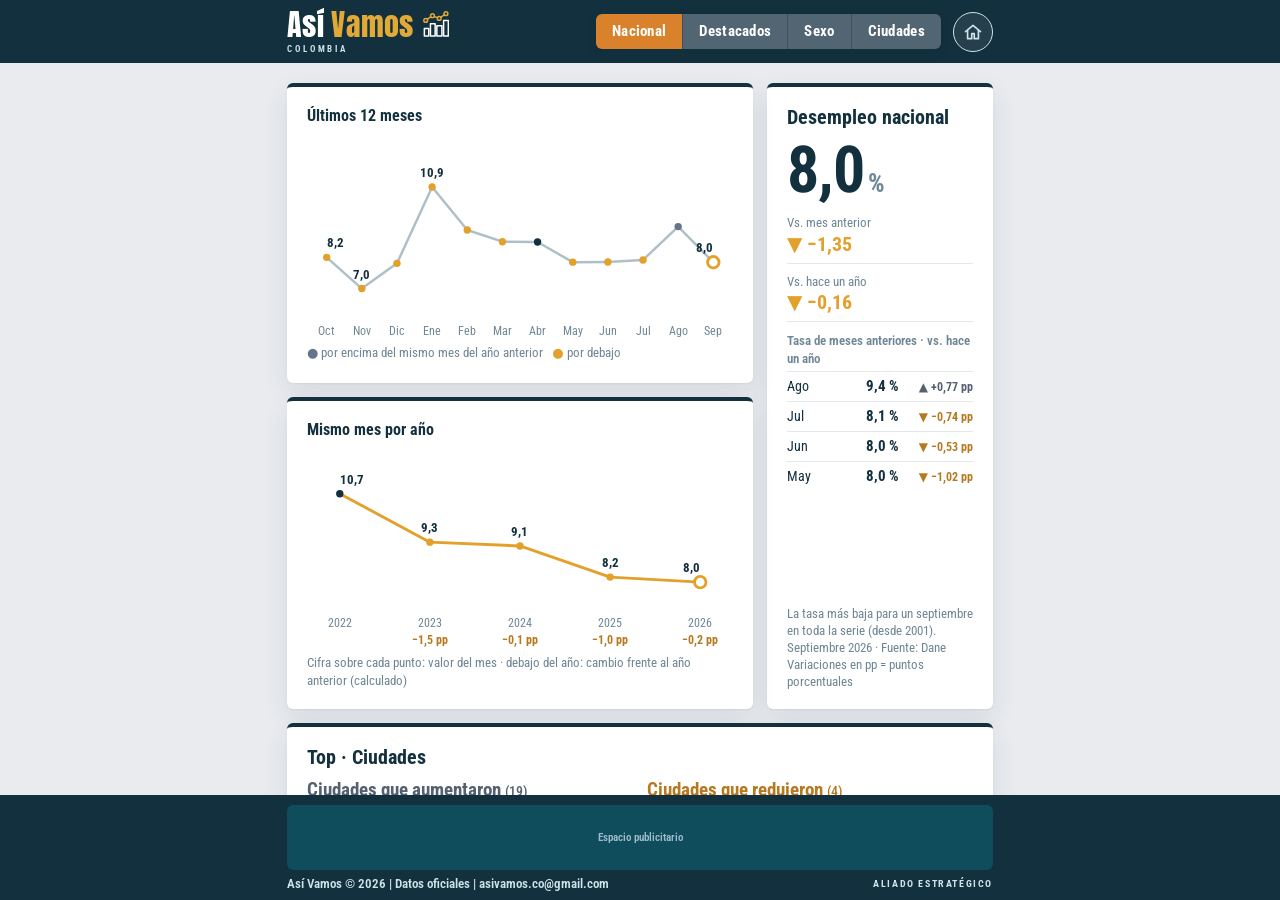
<file: detalle/desempleo.html>
<!DOCTYPE html>
<html lang="es">
<head>
<meta charset="utf-8">
<meta name="viewport" content="width=device-width, initial-scale=1, viewport-fit=cover">
<title>Desempleo · Así Vamos</title>
<link rel="preconnect" href="https://fonts.googleapis.com">
<link href="https://fonts.googleapis.com/css2?family=Anton&family=Barlow+Semi+Condensed:wght@400;600;700&family=Montserrat:wght@700;800&display=swap&family=Roboto+Condensed:wght@400;500;700" rel="stylesheet">
<link rel="stylesheet" href="../assets/css/shell.css?v=26">
</head>
<body class="app det">
<header class="hd">
  <div class="hd-left">
    <h1 class="brand"><a class="home" href="../index.html" aria-label="Así Vamos, volver al inicio"><span class="brand-col"><span class="brand-txt" aria-hidden="true"><span class="b1">Así</span> <span class="b2">Vamos</span><svg class="brand-ico" viewBox="4 7 39.5 38.2" fill="none" stroke="currentColor" stroke-width="2.2" stroke-linecap="round" stroke-linejoin="round" aria-hidden="true" focusable="false"><rect x="6" y="33" width="6.5" height="11"/><rect x="15" y="26" width="7" height="18"/><rect x="24.5" y="29" width="7.5" height="15"/><rect x="34.5" y="21" width="7" height="23"/><polyline points="8,21 18,14 28,18 38,11"/><g fill="#12303d"><circle cx="8" cy="21" r="2.8"/><circle cx="18" cy="14" r="2.8"/><circle cx="28" cy="18" r="2.8"/><circle cx="38" cy="11" r="2.8"/></g></svg></span><span class="brand-sub" aria-hidden="true">COLOMBIA</span></span></a></h1>
  </div>
  <div class="hd-title" id="hdTitle" aria-live="polite"></div>
  <nav class="hd-mid" aria-label="Vista">
    <button type="button" class="vt" data-vista="gen" aria-pressed="true">Nacional</button>
    <button type="button" class="vt" data-vista="dest" aria-pressed="false">Destacados</button>
    <button type="button" class="vt" data-vista="sex" aria-pressed="false">Sexo</button>
    <button type="button" class="vt" data-vista="ciu" aria-pressed="false">Ciudades</button>
  </nav>
  <div class="hd-right">
    <div class="btn-group">
      <a class="help-btn" href="../index.html" aria-label="Volver al inicio" title="Inicio"><svg viewBox="0 0 24 24" fill="none" stroke="currentColor" stroke-width="2" stroke-linecap="round" stroke-linejoin="round" aria-hidden="true"><path d="M3 11.5 12 4l9 7.5"/><path d="M5.5 10v10h5v-6h3v6h5V10"/></svg></a>
    </div>
  </div>
</header>
<main id="app" aria-live="polite"><div class="card err mute">Cargando…</div></main>
<footer class="site-foot">
  <div class="foot-in">
    <div class="ad-wrap" id="adWrap">
      <div class="ad-label">Aliado estratégico</div>
      <div class="sp" id="adA"><span>Espacio publicitario</span></div>
    </div>
    <p class="foot-txt">Así Vamos © 2026 | Datos oficiales | asivamos.co@gmail.com</p>
  </div>
</footer>

<script src="asivamos.js"></script>
<script>
const {fmt, sg, cls, flecha, vp, esc} = AV;
const pers = m => m == null ? '—' : Math.round(m * 1000).toLocaleString('es-CO');
const persSg = m => m == null ? '—' : (m > 0 ? '+' : m < 0 ? '−' : '') + pers(Math.abs(m));
const COL_M = '#f2b01e', COL_H = '#2f6fd6';
const colSexo = n => /muj/i.test(n) ? COL_M : COL_H;
// Sexo (celular): tabla única con la tasa y las medidas de cada sexo en columnas
function sexTabla(items) {
  const c = (v, t) => `<td class="${cls(v)}">${flecha(v)} ${t}</td>`;
  const fila = (l, f) => `<tr><th scope="row">${l}</th>${items.map(f).join('')}</tr>`;
  return `<table class="sxt">
    <colgroup><col class="c0"><col><col></colgroup>
    <thead><tr><th></th>${items.map(x => `<th scope="col" style="--c:${colSexo(x.sexo)}"><i></i>${esc(x.sexo)}</th>`).join('')}</tr></thead>
    <tbody>
      <tr class="rt"><th scope="row">Tasa de desempleo</th>${items.map(x => `<td>${fmt(x.tasa_desempleo, 1)}<span>%</span></td>`).join('')}</tr>
      ${fila('Personas desocupadas', x => `<td>${pers(x.desocupados_miles)}</td>`)}
      ${fila('Vs. mes anterior', x => c(x.cambio_mes_pp, sg(x.cambio_mes_pp)))}
      ${fila('Vs. hace un año', x => c(x.var_anual_pp, sg(x.var_anual_pp)))}
      ${fila('Personas vs. hace un año', x => c(x.desocupados_var_anual_miles, persSg(x.desocupados_var_anual_miles)))}
    </tbody></table>`;
}

// Dos series en una misma escala: mujeres (amarillo) y hombres (azul)
function graficaSexo(items) {
  const S = items.map(x => ({n: x.sexo, c: colSexo(x.sexo), d: x.serie_12m || []}));
  const N = Math.min(...S.map(k => k.d.length));
  if (S.length < 2 || N < 2) return '<p class="mute">Sin datos suficientes.</p>';
  const mob = matchMedia('(max-width:600px)').matches;
  const W = mob ? 440 : 800, H = mob ? 400 : 290, L = 26, R = 26, T = 34, B = 34;
  const vs = S.flatMap(k => k.d.slice(0, N).map(p => p.valor)), mn = Math.min(...vs), mx = Math.max(...vs), pad = (mx - mn || 1) * .22;
  const x = i => L + i * (W - L - R) / (N - 1), y = v => T + (H - T - B) * (1 - (v - (mn - pad)) / (mx - mn + 2 * pad));
  const media = k => k.d.slice(0, N).reduce((a, p) => a + p.valor, 0) / N;
  const halo = 'paint-order:stroke;stroke:#fff;stroke-width:4px;stroke-linejoin:round';
  let lines = '', pts = '', lab = '';
  S.forEach((k, j) => {
    const o = S[1 - j], alta = media(k) >= media(o);
    lines += `<polyline fill="none" stroke="${k.c}" stroke-width="3.5" stroke-linecap="round" stroke-linejoin="round" points="${k.d.slice(0, N).map((p, i) => `${x(i)},${y(p.valor)}`).join(' ')}"/>`;
    k.d.slice(0, N).forEach((p, i) => {
      const ult = i === N - 1, v = p.valor, a = k.d[i - 1] && k.d[i - 1].valor, b = k.d[i + 1] && k.d[i + 1].valor;
      pts += `<circle cx="${x(i)}" cy="${y(v)}" r="${ult ? 7 : 4.5}" fill="${ult ? '#fff' : k.c}" stroke="${ult ? k.c : '#fff'}" stroke-width="${ult ? 3.5 : 1.5}"/>`;
      if (i === 0 || ult || v === mx || v === mn || (v === Math.max(...k.d.slice(0, N).map(q => q.valor))) || (v === Math.min(...k.d.slice(0, N).map(q => q.valor)))) {
        let arriba = alta;
        if (a != null && b != null) { if (v >= a && v >= b) arriba = true; else if (v <= a && v <= b) arriba = false; }
        const dy = y(o.d[i].valor) - y(v);            // >0: la otra serie queda debajo
        if (arriba && dy < 0 && -dy < 32) arriba = false;
        if (!arriba && dy > 0 && dy < 32) arriba = true;
        lab += `<text class="v" style="${halo}" x="${x(i)}" y="${y(v) + (arriba ? -12 : 23)}" text-anchor="${i === 0 ? 'start' : ult ? 'end' : 'middle'}">${fmt(v, 1)}</text>`;
      }
    });
  });
  // Brecha (mujeres menos hombres): conector vertical en el primer mes, el último, la mayor y la menor
  const M = S.find(k => /muj/i.test(k.n)) || S[0], Hh = S.find(k => k !== M);
  const br = Array.from({length: N}, (_, i) => M.d[i].valor - Hh.d[i].valor);
  const idx = [...new Set([0, br.indexOf(Math.max(...br)), br.indexOf(Math.min(...br)), N - 1])].sort((a, b) => a - b);
  let con = '';
  idx.forEach(i => {
    const y1 = y(M.d[i].valor), y2 = y(Hh.d[i].valor), xm = x(i), ult = i === N - 1;
    con += `<line x1="${xm}" y1="${y1}" x2="${xm}" y2="${y2}" stroke="var(--mute)" stroke-width="2" stroke-dasharray="4 4"/>`;
    lab += `<text class="v" style="${halo};font-size:14px" x="${xm + (ult ? -9 : 9)}" y="${(y1 + y2) / 2 + 5}" text-anchor="${ult ? 'end' : 'start'}">${fmt(br[i], 1)} pp</text>`;
  });
  lines = con + lines;
  S[0].d.slice(0, N).forEach((p, i) => { lab += `<text style="font-size:${mob ? 12 : 15}px" x="${x(i)}" y="${H - 8}" text-anchor="middle">${esc(p.mes)}</text>`; });
  return `<svg viewBox="0 0 ${W} ${H}" role="img" aria-label="Tasa de desempleo de mujeres y hombres, últimos 12 meses">${lines}${pts}${lab}</svg>`;
}


// Vista Sexo: carrusel Mujeres y hombres → Últimos 12 meses (con brecha) → Brecha de género
function vistaSexo(D) {
  const dim = D.dimensiones, per = D.periodo, br = dim.sexo.brecha, pp = (l, x) => `<div><span>${l}</span><b class="${cls(x)}">${flecha(x)} ${sg(x)}</b></div>`;
  $('#app').innerHTML = `
  <div class="top g sexo sexo2" id="top">
    <div class="cnav" id="cnav"></div>
    <div class="carw"><div class="car">
      <section class="card sxc" data-lbl="Mujeres y hombres" aria-label="Por sexo">
        <div class="sx">${dim.sexo.items.map(x => `
          <div class="pn" style="--c:${colSexo(x.sexo)}">
            <div><div class="n"><i></i>${esc(x.sexo)}</div><div class="t">${fmt(x.tasa_desempleo, 1)}<span>%</span></div><div class="ds">${pers(x.desocupados_miles)} personas desocupadas</div></div>
            <div class="pv">${pp('Vs. mes anterior', x.cambio_mes_pp)}${pp('Vs. hace un año', x.var_anual_pp)}
              <div><span>Personas vs. hace un año</span><b class="${cls(x.desocupados_var_anual_miles)}">${flecha(x.desocupados_var_anual_miles)} ${persSg(x.desocupados_var_anual_miles)}</b></div>
              <div><span>Participación (TGP)</span><b>${fmt(x.tgp, 1)} %</b></div><div><span>Ocupación</span><b>${fmt(x.tasa_ocup, 1)} %</b></div><div><span>Subempleo</span><b>${fmt(x.subempleo, 1)} %</b></div>
            </div>
          </div>`).join('')}</div>
        ${sexTabla(dim.sexo.items)}
        <p class="ref">Variaciones en puntos porcentuales (pp), salvo las de personas. ${esc(per.etiqueta)} · Fuente: ${esc(D.fuente)}</p>
      </section>
      <section class="card cg" data-lbl="Últimos 12 meses" aria-label="Serie por sexo">
        <div class="head"><h2>Mujeres y hombres: últimos 12 meses</h2>
          <div class="leg">${dim.sexo.items.map(x => `<span style="--c:${colSexo(x.sexo)}"><i></i>${esc(x.sexo)}</span>`).join('')}<span class="br"><i></i>Brecha</span></div></div>
        <div id="chart">${graficaSexo(dim.sexo.items)}</div>
      </section>${br ? `
      <section class="card hero" data-lbl="Brecha de género" aria-label="Brecha de género">
        <div class="ttl">Brecha de género</div>
        <div class="big">${fmt(br.brecha_pp, 1)}<span>pp</span></div>
        <div class="vars">${vp('Vs. hace un año', br.variacion_anual_brecha_pp, sg(br.variacion_anual_brecha_pp))}${vp('Vs. mes anterior', br.cambio_mes_pp, sg(br.cambio_mes_pp))}
          <div><span class="mute">Mujeres</span><b>${fmt(br.td_mujeres, 1)} %</b></div><div><span class="mute">Hombres</span><b>${fmt(br.td_hombres, 1)} %</b></div></div>
        <small class="mute src">${br.comentario_popular ? esc(br.comentario_popular) + '<br>' : ''}Mujeres menos hombres, en puntos porcentuales · ${esc(per.etiqueta)} · Fuente: ${esc(D.fuente)}</small>
      </section>` : ''}
    </div></div>
  </div>`;
}
const $ = s => document.querySelector(s);
AV.init({
  ind: 'desempleo', title: 'Desempleo', docTitle: 'Desempleo', nacTitle: 'Nacional',
  deltaMes: D => D.hero.cambio_mes_pp,
  g: {dec: 1, unit: ' %', vf: 'var_anual_pp', vs: ' pp', calcMM: true},
  prevTitle: 'Tasa de meses anteriores · vs. hace un año',
  nota: 'Variaciones en pp = puntos porcentuales',
  esNac: x => /(^|_)nac(ional)?($|_)/i.test(x.tipo || '') || /^\s*desempleo\s+nacional\b/i.test(x.titulo || ''),
  nac: D => { const h = D.hero; return {ttl: 'Desempleo nacional', big: fmt(h.tasa_desempleo, 1), unit: '%', com: h.comentario_popular,
    filas: vp('Vs. mes anterior', h.cambio_mes_pp, sg(h.cambio_mes_pp)) + vp('Vs. hace un año', h.var_anual_pp, sg(h.var_anual_pp))}; },
  custom: {sex: vistaSexo},
  dims: {
    ciu: {
      k: 'ciudades', una: 'Ciudad', plural: 'Ciudades', ning: 'Ninguna ciudad', titulo: 'Por ciudad', medida: 'Tasa de desempleo', kick: 'Desempleo por ciudad',
      ref: D => { const t = ((D.dimensiones.ciudades || {}).referencias || []).find(r => /23/.test(r.nombre)); return t ? `Referencia, ${esc(t.nombre)}: ${fmt(t.tasa_desempleo, 1)} % · ${pers(t.desocupados_miles)} personas.` : ''; },
      nom: x => x.ciudad, val: x => x.tasa_desempleo, valTxt: x => fmt(x.tasa_desempleo, 1) + ' %', vr: x => x.var_anual_pp,
      ord: (a, b) => a.puesto_tasa - b.puesto_tasa, serie: x => x.serie_12m, topSub: x => `hoy ${fmt(x.tasa_desempleo, 1)} %`, top: true,
      hero: (x, D) => ({ttl: x.ciudad, big: fmt(x.tasa_desempleo, 1), unit: '%', com: x.comentario_popular,
        src: `Trimestre móvil que termina en ${D.periodo.mes_nombre} ${D.periodo.anio} · Fuente: ${D.fuente}`,
        filas: `<div><span class="mute">Desocupados</span><b>${pers(x.desocupados_miles)}</b></div>`
          + vp('Vs. mes anterior', x.cambio_mes_pp, sg(x.cambio_mes_pp)) + vp('Vs. hace un año', x.var_anual_pp, sg(x.var_anual_pp))
          + vp('Personas vs. hace un año', x.desocupados_var_anual_miles, persSg(x.desocupados_var_anual_miles))}),
      // Datos que ya venían en el JSON y no se mostraban
      hijos: {label: 'Mercado laboral', rank: false, nota: 'Trimestre móvil que termina en el mes del periodo.',
        get: x => [['Participación (TGP)', x.tgp], ['Ocupación', x.tasa_ocup], ['Subempleo', x.subempleo]].filter(r => r[1] != null)
          .map(r => ({nombre: r[0], valTxt: fmt(r[1], 1) + ' %', w: Math.min(100, r[1])}))}
    }
  }
});
</script>
</body>
</html>
</file>
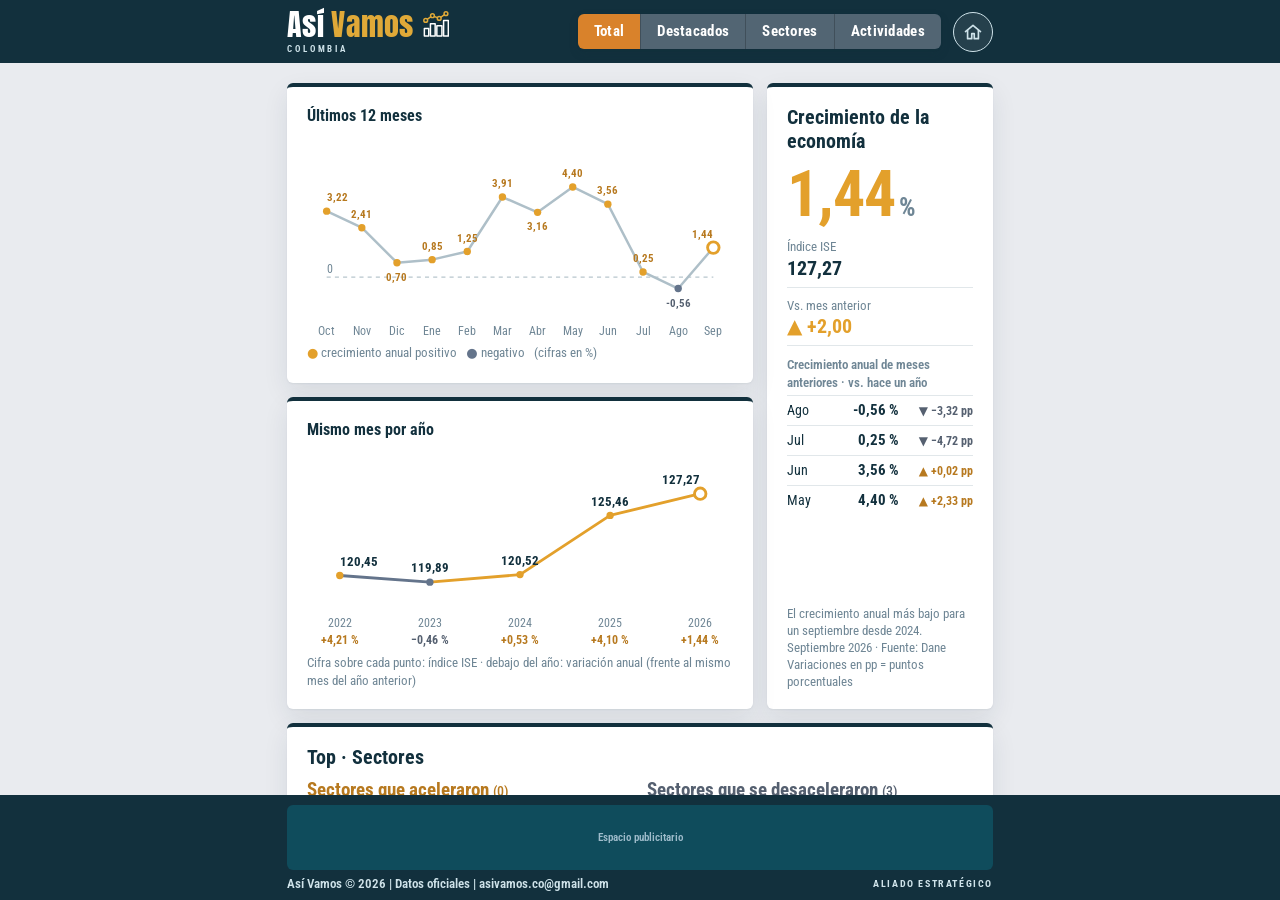
<file: detalle/economia.html>
<!DOCTYPE html>
<html lang="es">
<head>
<meta charset="utf-8">
<meta name="viewport" content="width=device-width, initial-scale=1, viewport-fit=cover">
<title>Economía · Así Vamos</title>
<link rel="preconnect" href="https://fonts.googleapis.com">
<link href="https://fonts.googleapis.com/css2?family=Anton&family=Barlow+Semi+Condensed:wght@400;600;700&family=Montserrat:wght@700;800&display=swap&family=Roboto+Condensed:wght@400;500;700" rel="stylesheet">
<link rel="stylesheet" href="../assets/css/shell.css?v=26">
<style>
/* Economía: crecer es lo bueno (ámbar) y caer lo malo (gris), al revés que en inflación y desempleo */
body.det{--up:var(--ok); --dn:var(--mal); --up-l:var(--ok); --dn-l:var(--mal);
  --up-t:var(--ok-txt); --dn-t:var(--mal-txt); --up-hd:var(--ok-hd); --dn-hd:var(--mal-hd)}
body.det .row{background:rgba(var(--ok-rgb),var(--a,.1))}
</style>
</head>
<body class="app det">
<header class="hd">
  <div class="hd-left">
    <h1 class="brand"><a class="home" href="../index.html" aria-label="Así Vamos, volver al inicio"><span class="brand-col"><span class="brand-txt" aria-hidden="true"><span class="b1">Así</span> <span class="b2">Vamos</span><svg class="brand-ico" viewBox="4 7 39.5 38.2" fill="none" stroke="currentColor" stroke-width="2.2" stroke-linecap="round" stroke-linejoin="round" aria-hidden="true" focusable="false"><rect x="6" y="33" width="6.5" height="11"/><rect x="15" y="26" width="7" height="18"/><rect x="24.5" y="29" width="7.5" height="15"/><rect x="34.5" y="21" width="7" height="23"/><polyline points="8,21 18,14 28,18 38,11"/><g fill="#12303d"><circle cx="8" cy="21" r="2.8"/><circle cx="18" cy="14" r="2.8"/><circle cx="28" cy="18" r="2.8"/><circle cx="38" cy="11" r="2.8"/></g></svg></span><span class="brand-sub" aria-hidden="true">COLOMBIA</span></span></a></h1>
  </div>
  <div class="hd-title" id="hdTitle" aria-live="polite"></div>
  <nav class="hd-mid" aria-label="Vista">
    <button type="button" class="vt" data-vista="gen" aria-pressed="true">Total</button>
    <button type="button" class="vt" data-vista="dest" aria-pressed="false">Destacados</button>
    <button type="button" class="vt" data-vista="sec" aria-pressed="false">Sectores</button>
    <button type="button" class="vt" data-vista="act" aria-pressed="false">Actividades</button>
  </nav>
  <div class="hd-right">
    <div class="btn-group">
      <a class="help-btn" href="../index.html" aria-label="Volver al inicio" title="Inicio"><svg viewBox="0 0 24 24" fill="none" stroke="currentColor" stroke-width="2" stroke-linecap="round" stroke-linejoin="round" aria-hidden="true"><path d="M3 11.5 12 4l9 7.5"/><path d="M5.5 10v10h5v-6h3v6h5V10"/></svg></a>
    </div>
  </div>
</header>
<main id="app" aria-live="polite"><div class="card err mute">Cargando…</div></main>
<footer class="site-foot">
  <div class="foot-in">
    <div class="ad-wrap" id="adWrap">
      <div class="ad-label">Aliado estratégico</div>
      <div class="sp" id="adA"><span>Espacio publicitario</span></div>
    </div>
    <p class="foot-txt">Así Vamos © 2026 | Datos oficiales | asivamos.co@gmail.com</p>
  </div>
</footer>

<script src="asivamos.js"></script>
<script>
const {fmt, sg, cls, flecha, nm, vp, esc} = AV;
const SEC = {primarias: 'Primarias', secundarias: 'Secundarias', terciarias: 'Terciarias'};
const secTxt = s => SEC[s] || s;

// Fila del índice ISE dentro del panel del indicador
const idx = v => v == null ? '' : `<div><span class="mute">Índice ISE</span><b>${fmt(v)}</b></div>`;
// Filas del panel de un sector o una actividad
const filasEnt = x => idx(x.indice) + vp('Vs. hace un año', x.var_anual_pp, sg(x.var_anual_pp))
  + (x.brecha_vs_total != null ? vp('Frente al total', x.brecha_vs_total, sg(x.brecha_vs_total)) : '');

// Gráfica propia de Economía (el motor la usa vía cfg.graf).
// campo = 'indice' grafica el nivel del índice ISE; 'var' grafica el crecimiento anual (%) y pinta cada punto por su signo; por defecto la tasa anual ('valor', %)
function grafica(d, mm, campo = 'valor') {
  if (d.length < 2) return '<p class="mute">Sin datos suficientes.</p>';
  const ix = campo === 'indice' && d.every(p => p.indice != null);   // si el JSON aún no trae 'indice', vuelve a la tasa anual
  const vr = campo === 'var' && !mm;
  const val = p => ix ? p.indice : p.valor;
  const hace = p => ix ? p.indice_hace_12 : p.valor_hace_12;
  const dif = p => ix ? (p.indice_hace_12 == null ? null : p.indice - p.indice_hace_12) : p.var_anual_pp;
  const u = ix ? '' : ' %', ud = ix ? 'pts' : 'pp';
  const W = 520, H = matchMedia('(max-width:600px)').matches ? 190 : 250, L = mm ? 40 : 24, R = mm ? 40 : 24, T = 30, B = mm ? 58 : 34, paso = d.length > 13 ? Math.ceil(d.length / 8) : 1;
  const vs = d.map(val), mn = Math.min(...vs), mx = Math.max(...vs), pad = (mx - mn || 1) * .25;
  const x = i => L + i * (W - L - R) / (d.length - 1), y = v => T + (H - T - B) * (1 - (v - (mn - pad)) / (mx - mn + 2 * pad));
  const col = n => n > 0.004 ? 'var(--up-l)' : n < -0.004 ? 'var(--dn-l)' : 'var(--ink)';
  const colT = n => n > 0.004 ? 'var(--up-t)' : n < -0.004 ? 'var(--dn-t)' : 'var(--ink)';
  let seg = '', pts = '', lab = '';
  // 12 meses: si cada punto trae var_anual_pp (cambio vs. el mismo mes del año anterior), la línea va neutra y el color lo ponen los puntos
  const yoy = !mm && d.some(p => dif(p) != null);
  const zl = (mn - pad < 0 && mx + pad > 0) ? `<line x1="${L}" y1="${y(0)}" x2="${W - R}" y2="${y(0)}" stroke="#b8c6cd" stroke-width="1.5" stroke-dasharray="5 5"/><text x="${L}" y="${y(0) - 5}" font-size="12">0</text>` : '';
  d.forEach((p, i) => {
    if (i) seg += `<line x1="${x(i - 1)}" y1="${y(val(d[i - 1]))}" x2="${x(i)}" y2="${y(val(p))}" stroke="${yoy ? '#aebfc8' : val(p) > val(d[i - 1]) ? 'var(--up-l)' : 'var(--dn-l)'}" stroke-width="${yoy ? 3 : 3.5}" stroke-linecap="round"/>`;
    const ult = i === d.length - 1;
    const cp = (mm || vr) && p.valor != null ? col(p.valor) : yoy && dif(p) != null ? col(dif(p)) : null;
    const tip = yoy && hace(p) != null ? `<title>${esc(p.mes)} ${p.anio}: ${fmt(val(p))}${u} · hace un año: ${fmt(hace(p))}${u} (${sg(dif(p))} ${ud})</title>` : '';
    pts += `<circle cx="${x(i)}" cy="${y(val(p))}" r="${ult ? 7 : 4.5}" fill="${ult ? '#fff' : cp || 'var(--ink)'}" stroke="${ult ? cp || 'var(--acc)' : 'none'}" stroke-width="3.5">${tip}</circle>`;
    if (mm || vr || i === 0 || ult || val(p) === mx || val(p) === mn) {
      const bajo = vr && !ult && val(p) <= Math.min(i ? val(d[i - 1]) : Infinity, i < d.length - 1 ? val(d[i + 1]) : Infinity);   // mínimo local: la cifra va debajo del punto
      lab += `<text class="v" x="${x(i)}" y="${y(val(p)) + (bajo ? 22 : -12)}" text-anchor="${i === 0 ? 'start' : ult ? 'end' : 'middle'}"${vr ? ` style="fill:${colT(val(p))};font-size:14px"` : ''}>${fmt(val(p))}</text>`;
    }
    if ((d.length - 1 - i) % paso === 0) lab += `<text x="${x(i)}" y="${mm ? H - 30 : H - 8}" text-anchor="middle">${mm ? p.anio : esc(p.mes)}</text>`;
    if (mm && p.valor != null) lab += `<text class="v" x="${x(i)}" y="${H - 9}" text-anchor="middle" style="fill:${colT(p.valor)};font-size:15px">${sg(p.valor)} %</text>`;
  });
  const svg = `<svg viewBox="0 0 ${W} ${H}" role="img" aria-label="Serie de ${mm ? 'años' : 'meses'}">${zl}${seg}${pts}${lab}</svg>`;
  const nota = t => `<p class="ref" style="margin:2px 0 0;font-size:13px">${t}</p>`;
  if (mm && d.some(p => p.valor != null)) return `<div class="gf">${svg}${nota('Cifra sobre cada punto: índice ISE · debajo del año: variación anual (frente al mismo mes del año anterior)')}</div>`;
  if (vr) return `<div class="gf">${svg}${nota('<span class="up">●</span> crecimiento anual positivo &nbsp; <span class="dn">●</span> negativo &nbsp; (cifras en %)')}</div>`;
  return yoy ? `<div class="gf">${svg}${nota('<span class="up">●</span> por encima del mismo mes del año anterior &nbsp; <span class="dn">●</span> por debajo')}</div>` : svg;
}

AV.init({
  ind: 'economia', title: 'Economía', docTitle: 'Economía', nacTitle: 'Total economía',
  deltaMes: D => D.hero.cambio_mes_pp,
  g: {dec: 2, unit: ' %', vf: 'var_anual_pp', vs: ' pp', calcMM: false},
  prevTitle: 'Crecimiento anual de meses anteriores · vs. hace un año',
  nota: 'Variaciones en pp = puntos porcentuales',
  esNac: x => /(^|_)nac(ional)?($|_)/i.test(x.tipo || '') || /^\s*(desempleo|inflaci[oó]n|costo de vida)\s+nacional\b/i.test(x.titulo || '') || /^\s*crecimiento de la econom[ií]a/i.test(x.titulo || ''),
  esVarMes: x => /(variacion|var)_(del_)?(mes|mensual)|^mensual$/i.test(x.tipo || '') || /^\s*variaci[oó]n\s+(del\s+)?mes\b/i.test(x.titulo || ''),
  nac: D => { const h = D.hero; return {ttl: 'Crecimiento de la economía', big: fmt(h.crecimiento_anual), unit: '%', bigCls: cls(h.crecimiento_anual), com: h.comentario_popular,
    filas: idx(h.indice) + (h.cambio_mes_pp != null ? vp('Vs. mes anterior', h.cambio_mes_pp, sg(h.cambio_mes_pp)) : '')}; },
  graf: (d, mm, ctx) => ctx === 'nac' ? grafica(d, mm, mm ? 'indice' : 'var') : grafica(d, mm),
  dims: {
    sec: {
      k: 'sectores', una: 'Sector', plural: 'Sectores', ning: 'Ningún sector', titulo: 'Por sector', medida: 'Crecimiento anual', kick: 'Crecimiento por sector',
      ref: D => ((D.dimensiones.sectores || {}).referencias || []).map(r => `${esc(r.nombre)}: ${fmt(r.var_anual)} %`).join(' · '),
      nom: x => nm(x.sector), val: x => x.var_anual, valTxt: x => fmt(x.var_anual) + ' %', vr: x => x.var_anual_pp,
      ord: (a, b) => a.puesto_anual - b.puesto_anual, serie: x => x.serie_12m, topSub: x => `hoy ${fmt(x.var_anual)} %`, top: true,
      topTxt: {up: 'aceleraron', dn: 'se desaceleraron', upS: 'aceleró', dnS: 'se desaceleró'},
      hero: x => ({ttl: nm(x.sector), big: fmt(x.var_anual), unit: '%', bigCls: cls(x.var_anual), com: x.comentario_popular, filas: filasEnt(x)}),
      // Las actividades del sector van en la pestaña "Actividades" del panel (ficha propia en celular)
      hijos: {label: 'Actividades', nota: 'Crecimiento anual de cada actividad; debajo, cambio frente a hace un año en pp (puntos porcentuales).',
        get: x => { const gs = [...(x.actividades || [])].sort((a, b) => b.var_anual - a.var_anual), mx = Math.max(...gs.map(g => Math.abs(g.var_anual)), .01);
          return gs.map(g => ({nombre: g.actividad, valTxt: fmt(g.var_anual) + ' %', val: g.var_anual, bar: g.var_anual, delta: g.var_anual_pp, sub: `${flecha(g.var_anual_pp)} ${sg(g.var_anual_pp)} pp`, w: 100 * Math.abs(g.var_anual) / mx})); }}
    },
    act: {
      k: 'actividades', una: 'Actividad', plural: 'Actividades', ning: 'Ninguna actividad', titulo: 'Por actividad', medida: 'Crecimiento anual', kick: 'Crecimiento por actividad',
      ref: D => ((D.dimensiones.actividades || {}).referencias || []).map(r => `${esc(r.nombre)}: ${fmt(r.var_anual)} %`).join(' · '),
      nom: x => x.actividad, sub: x => secTxt(x.sector), val: x => x.var_anual, valTxt: x => fmt(x.var_anual) + ' %', vr: x => x.var_anual_pp,
      ord: (a, b) => a.puesto_anual - b.puesto_anual, serie: x => x.serie_12m, topSub: x => `hoy ${fmt(x.var_anual)} %`, top: true,
      topTxt: {up: 'aceleraron', dn: 'se desaceleraron', upS: 'aceleró', dnS: 'se desaceleró'},
      hero: x => ({ttl: x.actividad, big: fmt(x.var_anual), unit: '%', bigCls: cls(x.var_anual), com: x.comentario_popular, extra: `Sector: ${esc(secTxt(x.sector))}`, filas: filasEnt(x)})
    }
  }
});
</script>
</body>
</html>
</file>
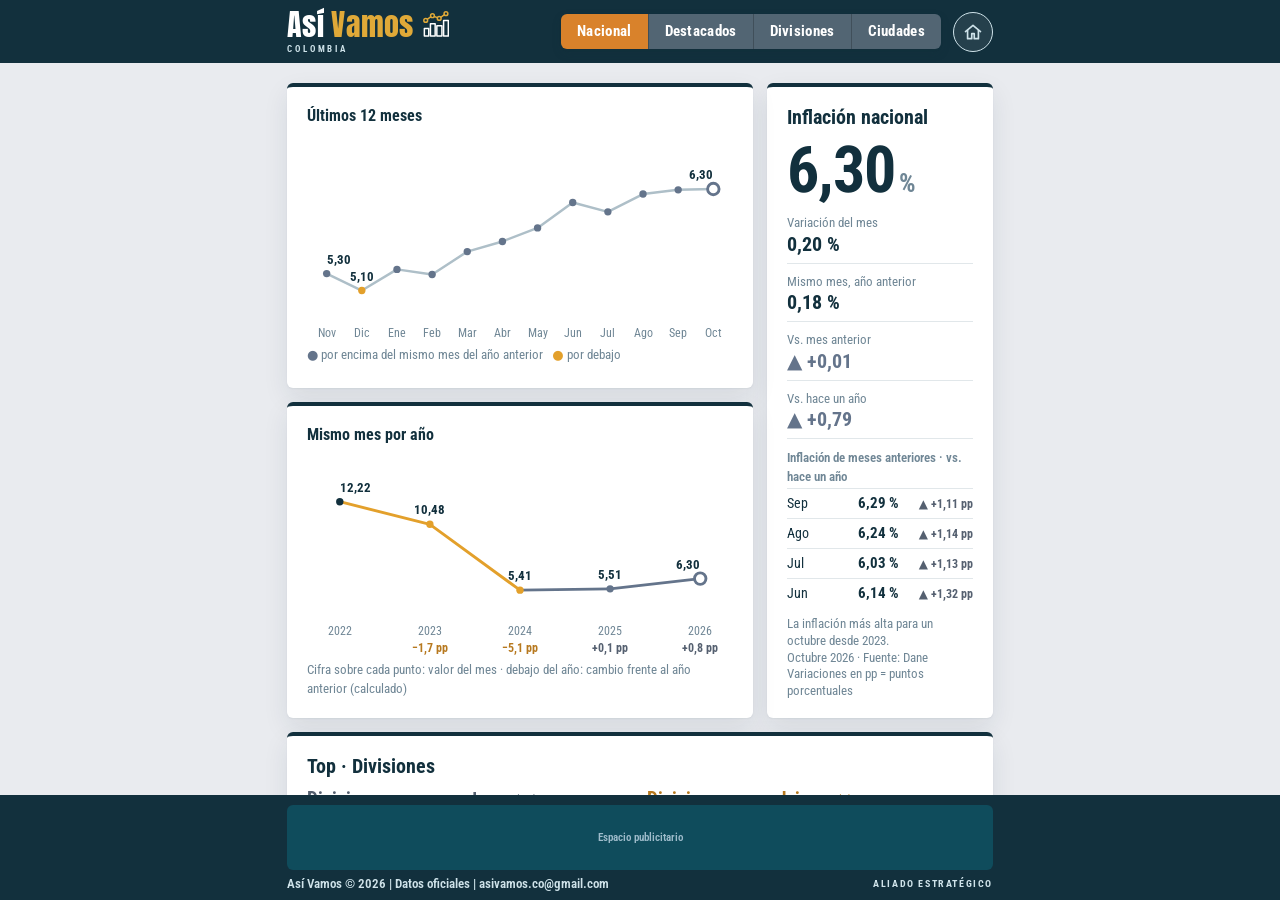
<file: detalle/inflacion.html>
<!DOCTYPE html>
<html lang="es">
<head>
<meta charset="utf-8">
<meta name="viewport" content="width=device-width, initial-scale=1, viewport-fit=cover">
<title>Inflación · Así Vamos</title>
<link rel="preconnect" href="https://fonts.googleapis.com">
<link href="https://fonts.googleapis.com/css2?family=Anton&family=Barlow+Semi+Condensed:wght@400;600;700&family=Montserrat:wght@700;800&display=swap&family=Roboto+Condensed:wght@400;500;700" rel="stylesheet">
<link rel="stylesheet" href="../assets/css/shell.css?v=26">
</head>
<body class="app det">
<header class="hd">
  <div class="hd-left">
    <h1 class="brand"><a class="home" href="../index.html" aria-label="Así Vamos, volver al inicio"><span class="brand-col"><span class="brand-txt" aria-hidden="true"><span class="b1">Así</span> <span class="b2">Vamos</span><svg class="brand-ico" viewBox="4 7 39.5 38.2" fill="none" stroke="currentColor" stroke-width="2.2" stroke-linecap="round" stroke-linejoin="round" aria-hidden="true" focusable="false"><rect x="6" y="33" width="6.5" height="11"/><rect x="15" y="26" width="7" height="18"/><rect x="24.5" y="29" width="7.5" height="15"/><rect x="34.5" y="21" width="7" height="23"/><polyline points="8,21 18,14 28,18 38,11"/><g fill="#12303d"><circle cx="8" cy="21" r="2.8"/><circle cx="18" cy="14" r="2.8"/><circle cx="28" cy="18" r="2.8"/><circle cx="38" cy="11" r="2.8"/></g></svg></span><span class="brand-sub" aria-hidden="true">COLOMBIA</span></span></a></h1>
  </div>
  <div class="hd-title" id="hdTitle" aria-live="polite"></div>
  <nav class="hd-mid" aria-label="Vista">
    <button type="button" class="vt" data-vista="gen" aria-pressed="true">Nacional</button>
    <button type="button" class="vt" data-vista="dest" aria-pressed="false">Destacados</button>
    <button type="button" class="vt" data-vista="div" aria-pressed="false">Divisiones</button>
    <button type="button" class="vt" data-vista="ciu" aria-pressed="false">Ciudades</button>
  </nav>
  <div class="hd-right">
    <div class="btn-group">
      <a class="help-btn" href="../index.html" aria-label="Volver al inicio" title="Inicio"><svg viewBox="0 0 24 24" fill="none" stroke="currentColor" stroke-width="2" stroke-linecap="round" stroke-linejoin="round" aria-hidden="true"><path d="M3 11.5 12 4l9 7.5"/><path d="M5.5 10v10h5v-6h3v6h5V10"/></svg></a>
    </div>
  </div>
</header>
<main id="app" aria-live="polite"><div class="card err mute">Cargando…</div></main>
<footer class="site-foot">
  <div class="foot-in">
    <div class="ad-wrap" id="adWrap">
      <div class="ad-label">Aliado estratégico</div>
      <div class="sp" id="adA"><span>Espacio publicitario</span></div>
    </div>
    <p class="foot-txt">Así Vamos © 2026 | Datos oficiales | asivamos.co@gmail.com</p>
  </div>
</footer>

<script src="asivamos.js"></script>
<script>
const {fmt, sg, cls, flecha, nm, vp, esc} = AV;
const pp = v => vp('', v, '').replace('<span class="mute"></span>', '');
AV.init({
  ind: 'inflacion', title: 'Costo de Vida', docTitle: 'Inflación', nacTitle: 'Nacional',
  deltaMes: D => D.hero.cambio_mes_pp,
  g: {dec: 2, unit: ' %', vf: 'var_anual_pp', vs: ' pp', calcMM: true},
  prevTitle: 'Inflación de meses anteriores · vs. hace un año',
  nota: 'Variaciones en pp = puntos porcentuales',
  esNac: x => /(^|_)nac(ional)?($|_)/i.test(x.tipo || '') || /^\s*(inflaci[oó]n|costo de vida)\s+nacional\b/i.test(x.titulo || ''),
  esVarMes: x => /(variacion|var)_(del_)?(mes|mensual)|^mensual$/i.test(x.tipo || '') || /^\s*variaci[oó]n\s+(del\s+)?mes\b/i.test(x.titulo || ''),
  nac: D => { const h = D.hero; return {
    ttl: 'Inflación nacional', big: fmt(h.tasa_inflacion), unit: '%', com: h.comentario_popular,
    filas: `<div><span class="mute">Variación del mes</span><b>${fmt(h.variacion_mensual)} %</b></div>`
      + `<div><span class="mute">Mismo mes, año anterior</span><b>${fmt(h.variacion_mensual_hace_un_ano)} %</b></div>`
      + vp('Vs. mes anterior', h.cambio_mes_pp, sg(h.cambio_mes_pp)) + vp('Vs. hace un año', h.var_anual_pp, sg(h.var_anual_pp))}; },
  dims: {
    div: {
      k: 'divisiones', una: 'División', plural: 'Divisiones', ning: 'Ninguna división', titulo: 'Por división', medida: 'Inflación anual', kick: 'Inflación por división de gasto',
      ref: D => `Total nacional: ${fmt(D.hero.tasa_inflacion)} %`,
      nom: x => nm(x.division), val: x => x.var_anual, valTxt: x => fmt(x.var_anual) + ' %', vr: x => x.var_anual_pp,
      ord: (a, b) => a.puesto_anual - b.puesto_anual, serie: x => x.serie_12m, topSub: x => `hoy ${fmt(x.var_anual)} %`,
      hero: x => ({ttl: nm(x.division), big: fmt(x.var_anual), unit: '%', com: x.comentario_popular,
        filas: `<div><span class="mute">Variación del mes</span><b>${fmt(x.var_mensual)} %</b></div>`
          + vp('Vs. mes anterior', x.cambio_mes_pp, sg(x.cambio_mes_pp)) + vp('Vs. hace un año', x.var_anual_pp, sg(x.var_anual_pp))
          + vp('Frente al total nacional', x.brecha_vs_total, sg(x.brecha_vs_total))}),
      top: true,
      hijos: {label: 'Grupos', nota: 'Variación anual de cada grupo; debajo, cambio frente a hace un año en pp (puntos porcentuales).',
        get: x => { const gs = [...(x.grupos || [])].sort((a, b) => b.var_anual - a.var_anual), mx = Math.max(...gs.map(g => Math.abs(g.var_anual)), .01);
          return gs.map(g => ({nombre: nm(g.grupo), valTxt: fmt(g.var_anual) + ' %', delta: g.var_anual_pp, sub: `${flecha(g.var_anual_pp)} ${sg(g.var_anual_pp)} pp`, w: 100 * Math.abs(g.var_anual) / mx})); }}
    },
    ciu: {
      k: 'ciudades', una: 'Ciudad', plural: 'Ciudades', ning: 'Ninguna ciudad', titulo: 'Por ciudad', medida: 'Inflación anual', kick: 'Inflación por ciudad',
      ref: D => { const r = ((D.dimensiones.ciudades || {}).referencias || []).filter(r => /nacional/i.test(r.nombre)); return r.map(r => `${esc(r.nombre)}: ${fmt(r.var_anual)} %`).join(' · '); },
      nom: x => x.ciudad, val: x => x.var_anual, valTxt: x => fmt(x.var_anual) + ' %', vr: x => x.var_anual_pp,
      ord: (a, b) => a.puesto_tasa - b.puesto_tasa, serie: x => x.serie_12m, topSub: x => `hoy ${fmt(x.var_anual)} %`,
      hero: x => ({ttl: x.ciudad, big: fmt(x.var_anual), unit: '%', com: x.comentario_popular,
        filas: `<div><span class="mute">Variación del mes</span><b>${fmt(x.var_mensual)} %</b></div>`
          + vp('Vs. mes anterior', x.cambio_mes_pp, sg(x.cambio_mes_pp)) + vp('Vs. hace un año', x.var_anual_pp, sg(x.var_anual_pp))
          + vp('Frente al total nacional', x.brecha_vs_nacional, sg(x.brecha_vs_nacional))}),
      top: true,
      // Dato que ya venía en el JSON y no se mostraba: la inflación de cada división dentro de la ciudad
      hijos: {label: 'Divisiones', nota: 'Inflación anual de cada división de gasto en la ciudad; debajo, la variación del mes.',
        get: x => { const ds = [...(x.divisiones || [])].sort((a, b) => b.var_anual - a.var_anual), mx = Math.max(...ds.map(g => Math.abs(g.var_anual)), .01);
          return ds.map(g => ({nombre: nm(g.division), valTxt: fmt(g.var_anual) + ' %', sub: `mes ${fmt(g.var_mensual)} %`, w: 100 * Math.abs(g.var_anual) / mx})); }}
    }
  }
});
</script>
</body>
</html>
</file>
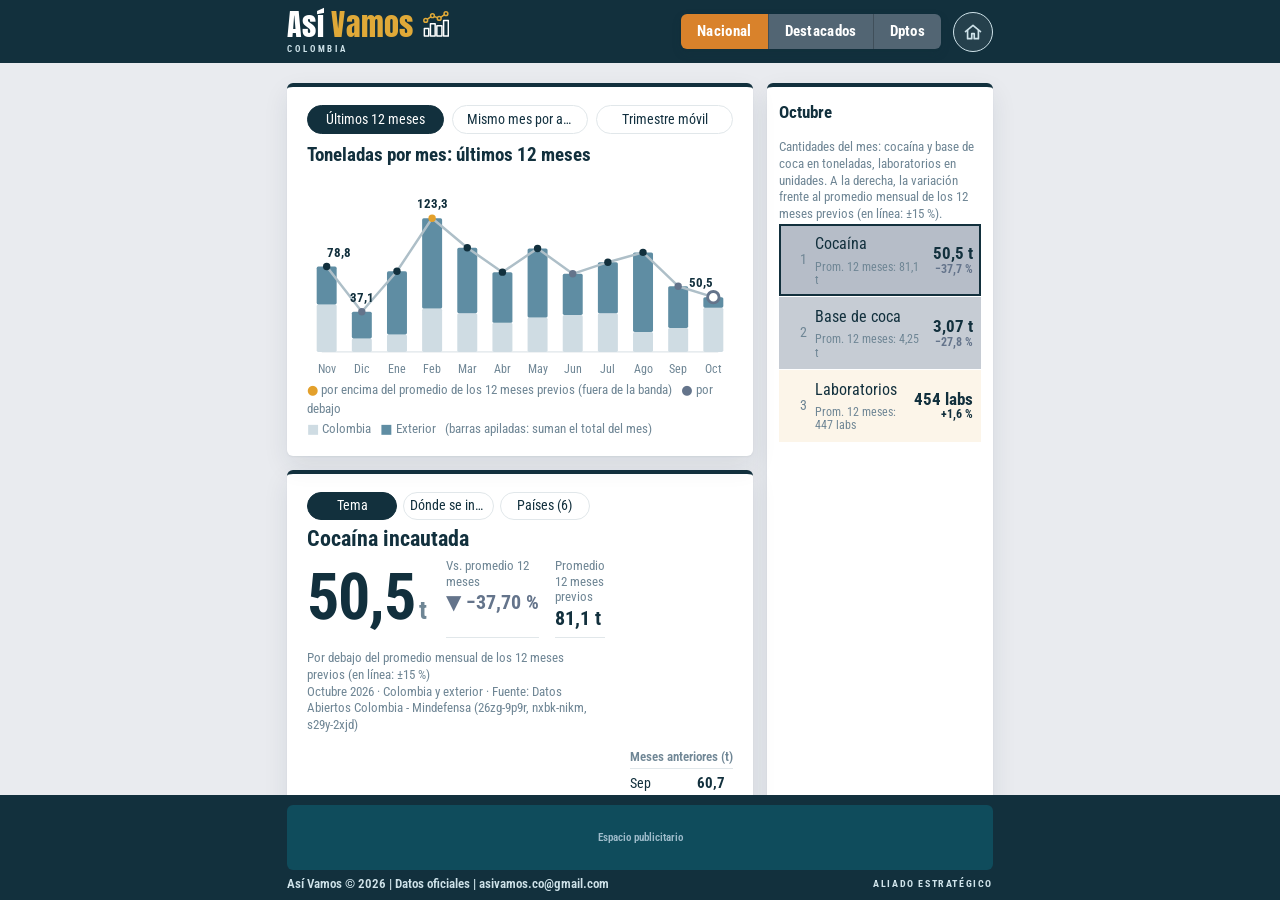
<file: detalle/narcotrafico.html>
<!DOCTYPE html>
<html lang="es">
<head>
<meta charset="utf-8">
<meta name="viewport" content="width=device-width, initial-scale=1, viewport-fit=cover">
<title>Narcotráfico · Así Vamos</title>
<link rel="preconnect" href="https://fonts.googleapis.com">
<link href="https://fonts.googleapis.com/css2?family=Anton&family=Barlow+Semi+Condensed:wght@400;600;700&family=Montserrat:wght@700;800&display=swap&family=Roboto+Condensed:wght@400;500;700" rel="stylesheet">
<link rel="stylesheet" href="../assets/css/shell.css?v=26">
<style>
/* Narcotráfico (incautaciones y laboratorios): más resultados es lo bueno (ámbar) y menos lo malo (gris), al revés que en crimen */
body.det{--up:var(--ok); --dn:var(--mal); --up-l:var(--ok); --dn-l:var(--mal);
  --up-t:var(--ok-txt); --dn-t:var(--mal-txt); --up-hd:var(--ok-hd); --dn-hd:var(--mal-hd)}
body.det .row{background:rgba(var(--ok-rgb),var(--a,.1))}
/* Nacional: un tema por debajo de su promedio de 12 meses se pinta en el gris de "por debajo" (la intensidad sigue cuánto se aleja) */
body.det .row.rw-dn{background:rgba(var(--mal-rgb,100,116,139),var(--a,.1))}
/* Pestañas del panel (Tema / Dónde se incautó / Países): una sola línea a todo el ancho del panel (escritorio). Igual que terrorismo.html */
@media(min-width:601px){
  .hero.wt{grid-template-areas:"tabs tabs" "ttl ttl" "big vars" "src src"!important}
  .hero.wt.gr{grid-template-areas:"tabs tabs" "ttl ttl" "gl gl"!important}
  .hero .htabs{justify-self:stretch;display:flex;flex-wrap:nowrap;gap:6px}
  .hero .htabs button{flex:1 1 0;min-width:0;padding:3px 6px;white-space:nowrap;overflow:hidden;text-overflow:ellipsis}
}
/* Nacional: el panel "Por tema" va a la derecha (escritorio). Se invierte el sentido de las columnas de .top y se restaura el normal en sus hijos */
@media(min-width:601px){
  body[data-av-vista="comp"] .top{direction:rtl}
  body[data-av-vista="comp"] .top>*{direction:ltr}
}
/* Nacional: el panel del tema va en dos columnas. Izquierda: la cifra del mes y debajo "Vs. promedio" y "Promedio 12 meses previos".
   Derecha: los 4 meses previos (solo el valor) (lista .prev que arma asivamos.js con dims.com.prev) */
@media(min-width:601px){
  body[data-av-vista="com"] .top .hero.wt:not(.gr){grid-template-columns:minmax(0,1fr) minmax(0,1fr)!important;column-gap:20px!important;grid-template-areas:"tabs tabs" "ttl ttl" "big prev" "vars prev" "src src"!important}
}
@media(max-width:600px){
  body[data-av-vista="com"] .top .hero:not(.gr){grid-template-columns:minmax(0,1fr) minmax(0,1fr)!important;grid-template-areas:"kick kick" "big prev" "vars prev" "src src"!important}
}
body[data-av-vista="com"] .top .hero:not(.gr) .vars{grid-template-columns:1fr!important;align-self:start}
body[data-av-vista="com"] .top .hero:not(.gr) .prev{align-self:start;margin-top:0}
body[data-av-vista="com"] .top .hero:not(.gr) .prev .pr{gap:6px;font-size:13px}
body[data-av-vista="com"] .top .hero:not(.gr) .prev .pr b{font-size:14px}
/* Pantallas muy angostas: la lista de meses previos pasa a todo el ancho, debajo de la cifra y las variaciones */
@media(max-width:380px){
  body[data-av-vista="com"] .top .hero:not(.gr){grid-template-columns:auto minmax(0,1fr)!important;grid-template-areas:"kick kick" "big vars" "prev prev" "src src"!important}
  body[data-av-vista="com"] .top .hero:not(.gr) .vars{grid-template-columns:1fr 1fr!important}
}
/* Pestañas de las gráficas (12 meses / mismo mes / trimestre). :where() deja especificidad 0: si shell.css ya estiliza .tabs/.htabs, manda shell.css */
:where(.gtabs){display:flex;flex-wrap:wrap;gap:6px;margin:0 0 10px}
:where(.gtabs) button{flex:1 1 0;min-width:0;padding:4px 8px;border:1px solid #c9d4da;border-radius:999px;background:#fff;color:#12303f;font:inherit;font-size:.85em;cursor:pointer;white-space:nowrap;overflow:hidden;text-overflow:ellipsis}
:where(.gtabs) button[aria-pressed="true"]{background:#12303f;border-color:#12303f;color:#fff}
/* Sin países para la variable elegida (base de coca, laboratorios): la ficha no aparece en el carrusel del celular */
@media(max-width:600px){ body .top .car>.card.nada{display:none!important} }
</style>
</head>
<body class="app det">
<header class="hd">
  <div class="hd-left">
    <h1 class="brand"><a class="home" href="../index.html" aria-label="Así Vamos, volver al inicio"><span class="brand-col"><span class="brand-txt" aria-hidden="true"><span class="b1">Así</span> <span class="b2">Vamos</span><svg class="brand-ico" viewBox="4 7 39.5 38.2" fill="none" stroke="currentColor" stroke-width="2.2" stroke-linecap="round" stroke-linejoin="round" aria-hidden="true" focusable="false"><rect x="6" y="33" width="6.5" height="11"/><rect x="15" y="26" width="7" height="18"/><rect x="24.5" y="29" width="7.5" height="15"/><rect x="34.5" y="21" width="7" height="23"/><polyline points="8,21 18,14 28,18 38,11"/><g fill="#12303d"><circle cx="8" cy="21" r="2.8"/><circle cx="18" cy="14" r="2.8"/><circle cx="28" cy="18" r="2.8"/><circle cx="38" cy="11" r="2.8"/></g></svg></span><span class="brand-sub" aria-hidden="true">COLOMBIA</span></span></a></h1>
  </div>
  <div class="hd-title" id="hdTitle" aria-live="polite"></div>
  <nav class="hd-mid" aria-label="Vista">
    <button type="button" class="vt" data-vista="comp" aria-pressed="true">Nacional</button>
    <button type="button" class="vt" data-vista="dest" aria-pressed="false">Destacados</button>
    <button type="button" class="vt" data-vista="dep" aria-pressed="false">Dptos</button>
  </nav>
  <div class="hd-right">
    <div class="btn-group">
      <a class="help-btn" href="../index.html" aria-label="Volver al inicio" title="Inicio"><svg viewBox="0 0 24 24" fill="none" stroke="currentColor" stroke-width="2" stroke-linecap="round" stroke-linejoin="round" aria-hidden="true"><path d="M3 11.5 12 4l9 7.5"/><path d="M5.5 10v10h5v-6h3v6h5V10"/></svg></a>
    </div>
  </div>
</header>
<main id="app" aria-live="polite"><div class="card err mute">Cargando…</div></main>
<footer class="site-foot">
  <div class="foot-in">
    <div class="ad-wrap" id="adWrap">
      <div class="ad-label">Aliado estratégico</div>
      <div class="sp" id="adA"><span>Espacio publicitario</span></div>
    </div>
    <p class="foot-txt">Así Vamos © 2026 | Datos oficiales | asivamos.co@gmail.com</p>
  </div>
</footer>

<script src="asivamos.js"></script>
<script>
const {fmt, sg, cls, flecha, vp, esc} = AV;
// Unidad base: toneladas (sin índice; las cifras son reales)
const UN = D => (D.hero && D.hero.unidad) || 't';
// Decimales de los % de las gráficas de línea (departamentos): 3 si < 0,1, 2 si < 10 y 1 si >= 10
const dq = n => n == null || n === 0 ? 1 : Math.abs(n) < 0.1 ? 3 : Math.abs(n) < 10 ? 2 : 1;
// Toneladas físicas (cocaína y base de coca): 3 decimales si < 1, 2 si < 10, 1 si >= 10
const tdec = n => n == null || n === 0 ? 0 : Math.abs(n) < 1 ? 3 : Math.abs(n) < 10 ? 2 : 1;
const tq = n => fmt(n, tdec(n));
const pct = (v, d = 2) => v == null ? '—' : sg(v, d) + ' %';
const SRC = D => `${D.periodo.etiqueta} · Colombia y exterior · Fuente: ${D.fuente}`;
const celda = (l, t, c = '') => `<div><span class="mute">${l}</span><b${c ? ` class="${c}"` : ''}>${t}</b></div>`;
// Estado frente al promedio mensual de los 12 meses previos (el mes actual no entra en el promedio). "En línea" = dentro de la banda (hero.banda_pct)
const EST = {encima: 'Por encima', linea: 'En línea', debajo: 'Por debajo'};
const estFrase = e => ({encima: 'Por encima', linea: 'En línea con', debajo: 'Por debajo'})[e] + ' del promedio mensual de los 12 meses previos';
// corto = true: "labs" en lugar de "laboratorios"
const natTxt = (v, x, corto = false) => v == null ? '—' : x.unidad_nativa === 'und' ? `${fmt(v, 0)} ${corto ? 'labs' : 'laboratorios'}` : `${tq(v)} t`;
// Nombres cortos solo en la lista de Nacional; en los demás paneles se dejan largos
const NCORTO = {cocaina: 'Cocaína', base_coca: 'Base de coca', laboratorios: 'Laboratorios'};
const nomUn = x => x.unidad_nativa === 'und' ? 'Laboratorios' : 'Toneladas';

// Desglose físico de un territorio: cocaína, base de coca y laboratorios (omite lo que está en cero)
const desglose = x => [x.cocaina_t > 0 ? `Cocaína ${tq(x.cocaina_t)} t` : '', x.base_coca_t > 0 ? `Base de coca ${tq(x.base_coca_t)} t` : '',
  x.laboratorios > 0 ? `Laboratorios ${fmt(x.laboratorios, 0)}` : ''].filter(Boolean).join(' · ');

// Panel de un departamento: cantidades reales y % de las toneladas incautadas en el mes (cocaína + base)
const heroEnt = (x, D) => ({
  ttl: x.nombre, big: fmt(x.participacion_pct, 1), unit: '% de las toneladas', com: x.comentario_popular, src: SRC(D),
  extra: '',
  filas: celda('Cocaína', `${tq(x.cocaina_t || 0)} t`)
    + celda('Base de coca', `${tq(x.base_coca_t || 0)} t`)
    + celda('Laboratorios', fmt(x.laboratorios || 0, 0))});

// Panel de un tema (cocaína, base de coca, laboratorios): cantidad real del mes frente al promedio de 12 meses previos
const heroComp = (x, D) => { const nat = x.unidad_nativa === 'und';
  return {
    ttl: x.nombre, big: nat ? fmt(x.cantidad_nativa, 0) : tq(x.cantidad_nativa), unit: nat ? 'labs' : 't', com: x.comentario_popular, src: SRC(D),
    extra: x.estado ? `${esc(estFrase(x.estado))} (en línea: ±${fmt((D.hero || {}).banda_pct, 0)} %)` : '',
    filas: vp('Vs. promedio 12 meses', x.var_ref_pct, pct(x.var_ref_pct))
      + celda('Promedio 12 meses previos', natTxt(x.ref_nativa, x, true))}; };

// Hijos de la entidad elegida (departamento -> municipios), ordenados por toneladas; la barra es su % de las toneladas del mes
// Bajo el nombre va el desglose real (cocaína, base, laboratorios) y a la derecha el % de las toneladas del mes
const hijosGet = (x, campo = 'participacion_total_pct') => { const hs = [...(x.hijos || [])].sort((a, b) => b.cantidad - a.cantidad), mx = Math.max(...hs.map(h => h[campo] || 0), .01);
  return hs.map(h => ({nombre: h.nombre, valTxt: `${fmt(h[campo], 1)} %`, delta: 0, det: desglose(h), sub: '', w: 100 * (h[campo] || 0) / mx})); };

// Dónde se incautó un tema: Colombia y exterior (ambos suman el tema). Cantidad real; debajo, la variación frente al promedio mensual de los 12 meses previos.
const hijosComp = x => { const hs = [...(x.hijos || [])].sort((a, b) => b.cantidad - a.cantidad), mx = Math.max(...hs.map(h => h.participacion_pct || 0), .01);
  return hs.map(h => ({nombre: h.nombre, valTxt: natTxt(h.cantidad_nativa, x), delta: 0,
    det: h.var_ref_pct == null ? '' : `${pct(h.var_ref_pct, 1)} vs. promedio 12 meses previos`,
    sub: `${fmt(h.participacion_pct, 1)} %`, w: 100 * (h.participacion_pct || 0) / mx})); };
// Países del exterior (cada tema trae los suyos): cantidad real y peso dentro del exterior
const paisesGet = x => { const hs = [...(x.paises || [])].sort((a, b) => b.cantidad - a.cantidad), mx = Math.max(...hs.map(h => h.participacion_pct || 0), .01);
  return hs.map(h => ({nombre: h.nombre, valTxt: natTxt(h.cantidad, x), delta: 0, det: '', sub: `${fmt(h.participacion_pct, 1)} %`, w: 100 * (h.participacion_pct || 0) / mx})); };

// Campos comunes de las dimensiones
const base = k => ({
  k, medida: D => `${UN(D)} incautadas`, ref: () => '',
  nom: x => x.nombre, val: x => x.cantidad, valTxt: x => tq(x.cantidad), vr: x => x.var_ref_pct,
  opt: x => `${tq(x.cantidad)} t · ${x.nombre}`,
  ord: (a, b) => a.puesto_cantidad - b.puesto_cantidad, serie: x => x.serie_12m, top: false
});

AV.init({
  ind: 'narcotrafico', title: 'Narcotráfico', docTitle: 'Narcotráfico',
  vista0: 'comp', sinTotal: true,   // sin índice: no hay ficha Total; se abre en Nacional
  pmov: {meses: 3, card: 'Trimestre móvil', ant: 'mismo trimestre del año anterior'},   // trimestre móvil (los últimos 3 meses, p. ej. Ago–Oct) de cada año
  aniosMov: ['dep'],   // Dptos: barras verticales por trimestre móvil en % de las toneladas (item.serie_anios, con 'temas' reales por variable)
  deltaMes: () => null,   // sin índice no hay flecha de variación mensual en el título
  // Gráficas: temas en su unidad real (t o labs), con el color según el promedio de 12 meses; departamentos en % de las toneladas
  g: {dec: (d, ctx, s) => { const mx = Math.max(0, ...d.map(p => p.valor)); return s && s.tipo === 'comp' ? (s.d.unidad_nativa === 'und' ? 0 : tdec(mx)) : dq(mx); },
    unit: (ctx, D, s) => s && s.tipo === 'comp' ? (s.d.unidad_nativa === 'und' ? ' labs' : ' t') : s && s.tipo === 'dep' ? ' %' : ' ' + UN(D), vd: 1, vs: ' %', vf: 'var_ref_pct', useBanda: true, refKey: 'ref_12m', refLbl: 'promedio 12 meses previos',
    ley: '<span class="up">●</span> por encima del promedio de los 12 meses previos (fuera de la banda) &nbsp; <span class="dn">●</span> por debajo', nulo: x => x.estado ? 'nuevo' : '', calcMM: false,
    por: {dep: {barras: true, escalaPropia: true},   // Dptos: barras verticales por trimestre móvil
          comp: {barras: true}}},                     // Temas: la gráfica de trimestre móvil también son barras
  tit: {ent: (D, s) => s && s.tipo === 'dep' ? (((s.d.serie_anios || [])[0] || {}).temas ? 'Incautaciones por variable: trimestre móvil, por año' : '% de las toneladas del trimestre móvil, por año') : `${UN(D)} por mes: últimos 12 meses`},
  // No hay indicador principal; los destacados que no son de un tema se muestran todos
  esNac: x => x.tipo === 'indicador',
  esVarMes: () => false,
  dims: {
    comp: {...base('componentes'), una: 'Tema', plural: 'Temas', ning: 'Ningún tema', titulo: D => D.periodo.mes_nombre, kick: 'Tema',   // el panel lleva el mes reciente (p. ej. Octubre)
      medida: () => '',   // sin subtítulo: el mes ya va en el título
      ref: D => `Cantidades del mes: cocaína y base de coca en toneladas, laboratorios en unidades. A la derecha, la variación frente al promedio mensual de los 12 meses previos (en línea: ±${fmt((D.hero || {}).banda_pct, 0)} %).`,
      val: x => Math.abs(x.var_ref_pct || 0),
      // Color de la fila: ámbar si está por encima o en línea, gris si está por debajo; intensidad = cuánto se aleja del promedio (50 % o más = máxima)
      rowCls: x => x.estado === 'debajo' ? 'rw-dn' : '',
      alfa: x => Math.abs(x.var_ref_pct || 0) / 50,
      nom: x => NCORTO[x.codigo] || x.nombre,
      valTxt: x => natTxt(x.cantidad_nativa, x, true),
      opt: x => `${natTxt(x.cantidad_nativa, x, true)} · ${NCORTO[x.codigo] || x.nombre}`,
      sub: x => x.ref_nativa == null ? '' : `Prom. 12 meses: ${natTxt(x.ref_nativa, x, true)}`,
      hero: (x, D) => heroComp(x, D),
      prev: {titulo: (D, d) => `Meses anteriores (${d.unidad_nativa === 'und' ? 'labs' : 't'})`},   // los 4 meses previos, solo su valor (columna derecha del panel)
      // Tres gráficas por tema: últimos 12 meses, mismo mes por año y trimestre móvil por año (el mismo formato de Dptos)
      graficas: [
        {lbl: 'Últimos 12 meses', titulo: (D, s) => `${nomUn(s.d)} por mes: últimos 12 meses`, datos: d => d.serie_12m},
        {lbl: 'Mismo mes por año', titulo: (D, s) => `${nomUn(s.d)}: ${D.periodo.mes_nombre.toLowerCase()} de cada año`, datos: d => d.serie_mismo_mes, mm: true,
          ov: {vf: 'var_anual_pct', useBanda: false, mmNota: 'Cifra sobre cada punto: valor del mes · debajo: variación frente al mismo mes del año anterior'}},
        {lbl: 'Trimestre móvil', titulo: (D, s) => `${nomUn(s.d)}: trimestre móvil, por año`, datos: d => d.serie_anios, anual: true}
      ],
      hijos: {label: x => x.codigo === 'laboratorios' ? 'Dónde se destruyeron' : 'Dónde se incautó', get: hijosComp,
        nota: (d, D) => `Cantidad real en Colombia y en el exterior; ambas suman el total de ${esc(d.nombre.toLowerCase())}. A la derecha, su peso dentro del total (la barra muestra ese mismo peso); debajo, el cambio frente al promedio mensual de los 12 meses previos.`},
      hijos2: {label: 'Países', get: paisesGet,
        nota: (d, D) => `Cantidad real por país del exterior; a la derecha, su peso dentro del exterior. La barra muestra ese mismo peso.`}},
    // Departamentos y municipios: solo informativos (cifra real + % de las toneladas del mes), sin comparación con el promedio de 12 meses
    dep: {...base('departamentos'), vr: () => null, medida: () => '% de las toneladas incautadas · cantidades debajo',
      ref: () => 'Cifras informativas, sin comparación con el promedio: cocaína y base de coca en toneladas, laboratorios en unidades. A la derecha, el % que aporta a las toneladas incautadas del mes (cocaína + base de coca, Colombia y exterior).',
      valTxt: x => `${fmt(x.participacion_pct, 1)} %`, opt: x => `${fmt(x.participacion_pct, 1)} % · ${x.nombre}`, sub: x => desglose(x), una: 'Departamento', plural: 'Departamentos', ning: 'Ningún departamento', titulo: 'Por departamento', kick: 'Aporte por departamento',
      hero: (x, D) => heroEnt(x, D),
      hijos: {label: 'Municipios', get: hijosGet,
        nota: (d, D) => `% que aporta cada municipio a las toneladas incautadas del mes (cocaína + base de coca); debajo del nombre, las cantidades reales (toneladas y laboratorios en unidades). Cifras informativas, sin comparación con el promedio. La barra muestra ese mismo peso (el mayor = barra completa).`}}
  }
});
</script>
</body>
</html>
</file>
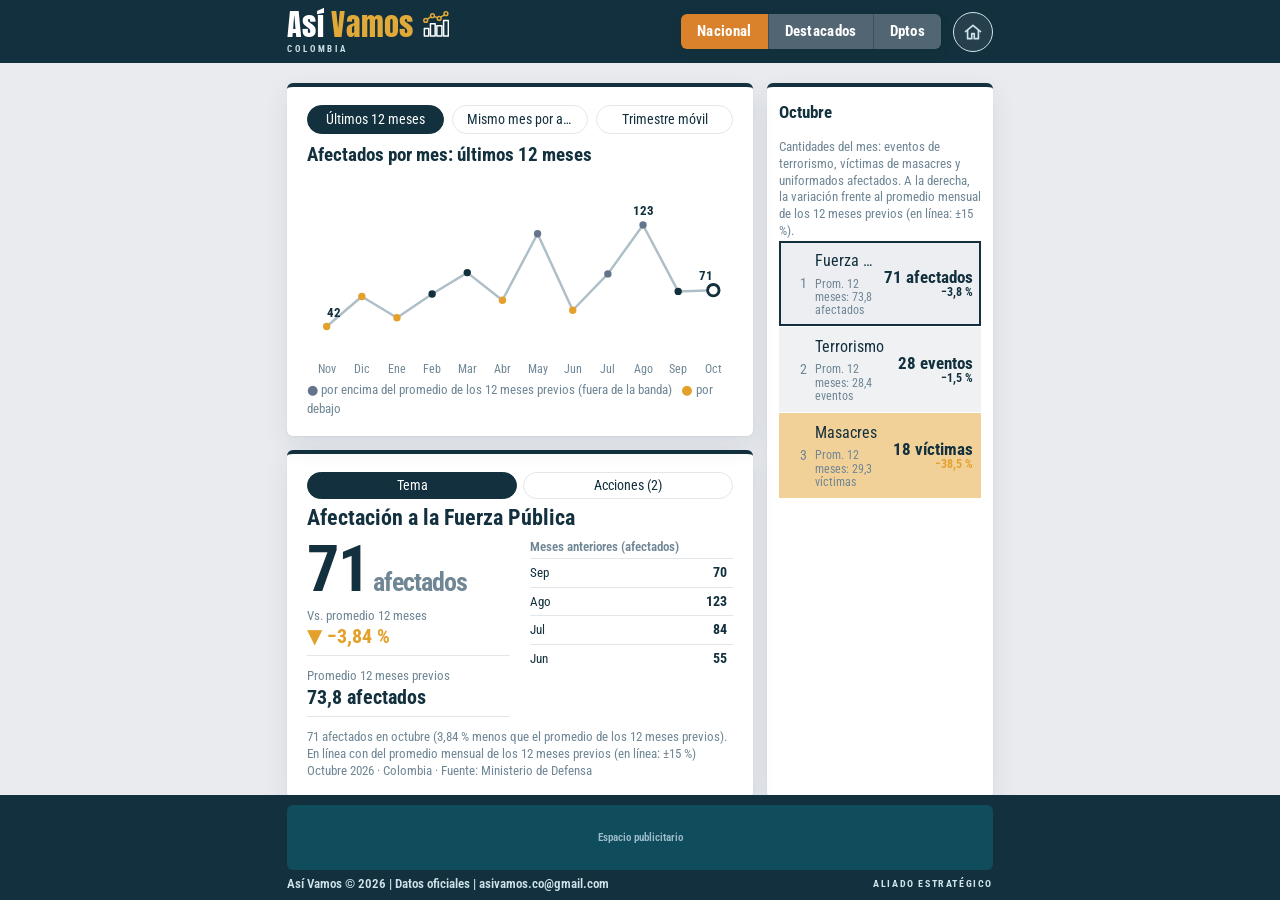
<file: detalle/terrorismo.html>
<!DOCTYPE html>
<html lang="es">
<head>
<meta charset="utf-8">
<meta name="viewport" content="width=device-width, initial-scale=1, viewport-fit=cover">
<title>Terrorismo · Así Vamos</title>
<link rel="preconnect" href="https://fonts.googleapis.com">
<link href="https://fonts.googleapis.com/css2?family=Anton&family=Barlow+Semi+Condensed:wght@400;600;700&family=Montserrat:wght@700;800&display=swap&family=Roboto+Condensed:wght@400;500;700" rel="stylesheet">
<link rel="stylesheet" href="../assets/css/shell.css?v=26">
<style>
/* Terrorismo (terrorismo, masacres y fuerza pública): subir es lo malo (gris) y bajar lo bueno (ámbar): son los colores por defecto de shell.css para las páginas de detalle.
   Misma disposición que narcotrafico.html: sin índice (cifras reales), se abre en Nacional (3 temas), Destacados y Dptos. */
.tr.g{grid-template-columns:22px minmax(0,1fr) auto}
.tr .nm{min-width:0}
.glist{overflow-x:hidden}
.tr .nm>small{font-size:12px;line-height:1.2}
/* Nacional: la fila de un tema por encima (o en línea con) su promedio de 12 meses se pinta en el gris de "malo"; por debajo, en ámbar (la intensidad sigue cuánto se aleja).
   Solo en Nacional: en Dptos las filas siguen el color por defecto (variación frente al mismo mes del año anterior) */
body[data-av-vista="com"] .row{background:rgba(var(--mal-rgb,100,116,139),var(--a,.1))}
body[data-av-vista="com"] .row.rw-dn{background:rgba(var(--ok-rgb),var(--a,.1))}
/* Pestañas del panel (Tema / Armas y medios / Departamentos / Acciones / Fuentes / Municipios): una sola línea a todo el ancho del panel (escritorio) */
@media(min-width:601px){
  .hero.wt{grid-template-areas:"tabs tabs" "ttl ttl" "big vars" "src src"!important}
  .hero.wt.gr{grid-template-areas:"tabs tabs" "ttl ttl" "gl gl"!important}
  .hero .htabs{justify-self:stretch;display:flex;flex-wrap:nowrap;gap:6px}
  .hero .htabs button{flex:1 1 0;min-width:0;padding:3px 6px;white-space:nowrap;overflow:hidden;text-overflow:ellipsis}
}
/* Nacional: el panel "Por tema" va a la derecha (escritorio). Se invierte el sentido de las columnas de .top y se restaura el normal en sus hijos */
@media(min-width:601px){
  body[data-av-vista="com"] .top{direction:rtl}
  body[data-av-vista="com"] .top>*{direction:ltr}
}
/* Nacional: el panel del tema va en dos columnas. Izquierda: la cifra del mes y debajo "Vs. promedio" y "Promedio 12 meses previos".
   Derecha: los 4 meses previos (solo el valor) (lista .prev que arma asivamos.js con dims.com.prev) */
@media(min-width:601px){
  body[data-av-vista="com"] .top .hero.wt:not(.gr){grid-template-columns:minmax(0,1fr) minmax(0,1fr)!important;column-gap:20px!important;grid-template-areas:"tabs tabs" "ttl ttl" "big prev" "vars prev" "src src"!important}
}
@media(max-width:600px){
  body[data-av-vista="com"] .top .hero:not(.gr){grid-template-columns:minmax(0,1fr) minmax(0,1fr)!important;grid-template-areas:"kick kick" "big prev" "vars prev" "src src"!important}
}
body[data-av-vista="com"] .top .hero:not(.gr) .vars{grid-template-columns:1fr!important;align-self:start}
body[data-av-vista="com"] .top .hero:not(.gr) .prev{align-self:start;margin-top:0}
body[data-av-vista="com"] .top .hero:not(.gr) .prev .pr{gap:6px;font-size:13px}
body[data-av-vista="com"] .top .hero:not(.gr) .prev .pr b{font-size:14px}
/* Pantallas muy angostas: la lista de meses previos pasa a todo el ancho, debajo de la cifra y las variaciones */
@media(max-width:380px){
  body[data-av-vista="com"] .top .hero:not(.gr){grid-template-columns:auto minmax(0,1fr)!important;grid-template-areas:"kick kick" "big vars" "prev prev" "src src"!important}
  body[data-av-vista="com"] .top .hero:not(.gr) .vars{grid-template-columns:1fr 1fr!important}
}
/* Pestañas de las gráficas (12 meses / mismo mes / trimestre). :where() deja especificidad 0: si shell.css ya estiliza .tabs/.htabs, manda shell.css */
:where(.gtabs){display:flex;flex-wrap:wrap;gap:6px;margin:0 0 10px}
:where(.gtabs) button{flex:1 1 0;min-width:0;padding:4px 8px;border:1px solid #c9d4da;border-radius:999px;background:#fff;color:#12303f;font:inherit;font-size:.85em;cursor:pointer;white-space:nowrap;overflow:hidden;text-overflow:ellipsis}
:where(.gtabs) button[aria-pressed="true"]{background:#12303f;border-color:#12303f;color:#fff}
/* Sin municipios para el departamento elegido: la ficha no aparece en el carrusel del celular */
@media(max-width:600px){ body .top .car>.card.nada{display:none!important} }
</style>
</head>
<body class="app det">
<header class="hd">
  <div class="hd-left">
    <h1 class="brand"><a class="home" href="../index.html" aria-label="Así Vamos, volver al inicio"><span class="brand-col"><span class="brand-txt" aria-hidden="true"><span class="b1">Así</span> <span class="b2">Vamos</span><svg class="brand-ico" viewBox="4 7 39.5 38.2" fill="none" stroke="currentColor" stroke-width="2.2" stroke-linecap="round" stroke-linejoin="round" aria-hidden="true" focusable="false"><rect x="6" y="33" width="6.5" height="11"/><rect x="15" y="26" width="7" height="18"/><rect x="24.5" y="29" width="7.5" height="15"/><rect x="34.5" y="21" width="7" height="23"/><polyline points="8,21 18,14 28,18 38,11"/><g fill="#12303d"><circle cx="8" cy="21" r="2.8"/><circle cx="18" cy="14" r="2.8"/><circle cx="28" cy="18" r="2.8"/><circle cx="38" cy="11" r="2.8"/></g></svg></span><span class="brand-sub" aria-hidden="true">COLOMBIA</span></span></a></h1>
  </div>
  <div class="hd-title" id="hdTitle" aria-live="polite"></div>
  <nav class="hd-mid" aria-label="Vista">
    <button type="button" class="vt" data-vista="com" aria-pressed="true">Nacional</button>
    <button type="button" class="vt" data-vista="dest" aria-pressed="false">Destacados</button>
    <button type="button" class="vt" data-vista="dep" aria-pressed="false">Dptos</button>
  </nav>
  <div class="hd-right">
    <div class="btn-group">
      <a class="help-btn" href="../index.html" aria-label="Volver al inicio" title="Inicio"><svg viewBox="0 0 24 24" fill="none" stroke="currentColor" stroke-width="2" stroke-linecap="round" stroke-linejoin="round" aria-hidden="true"><path d="M3 11.5 12 4l9 7.5"/><path d="M5.5 10v10h5v-6h3v6h5V10"/></svg></a>
    </div>
  </div>
</header>
<main id="app" aria-live="polite"><div class="card err mute">Cargando…</div></main>
<footer class="site-foot">
  <div class="foot-in">
    <div class="ad-wrap" id="adWrap">
      <div class="ad-label">Aliado estratégico</div>
      <div class="sp" id="adA"><span>Espacio publicitario</span></div>
    </div>
    <p class="foot-txt">Así Vamos © 2026 | Datos oficiales | asivamos.co@gmail.com</p>
  </div>
</footer>

<script src="asivamos.js"></script>
<script>
const {fmt, sg, cls, flecha, vp, esc} = AV;
const fm0 = n => fmt(n, 0);
const pct = (v, d = 2) => v == null ? '—' : sg(v, d) + ' %';
const celda = (l, t, c = '') => `<div><span class="mute">${l}</span><b${c ? ` class="${c}"` : ''}>${t}</b></div>`;
const SRC = D => `${D.periodo.etiqueta} · Colombia · Fuente: ${D.fuente}`;
// Sin índice: las cifras son reales. "hechos" = eventos de terrorismo + víctimas de masacres + uniformados afectados (lo calcula kpi.vw_terrorismo_detalle); cada elemento trae su unidad
const und = x => x.unidad || 'hechos';
const cap = s => s ? s.charAt(0).toUpperCase() + s.slice(1) : s;
// Nombres cortos solo en la lista de Nacional; en los demás paneles se dejan largos (clave: codigo del tema)
const NCORTO = {T: 'Terrorismo', M: 'Masacres', F: 'Fuerza Pública'};
// Estado frente al promedio mensual de los 12 meses previos (el mes actual no entra en el promedio). "En línea" = dentro de la banda (hero.banda_pct)
const EST = {encima: 'Por encima', linea: 'En línea', debajo: 'Por debajo'};
const estFrase = e => ({encima: 'Por encima', linea: 'En línea con', debajo: 'Por debajo'})[e] + ' del promedio mensual de los 12 meses previos';
const refTxt = r => (r || []).map(x => `${esc(x.nombre)}: ${sg(x.var_ref_pct)} % vs. promedio de los 12 meses previos`).join(' · ');
// Promedio de hechos: 1 decimal (es un promedio de conteos)
const prom = x => x.ref_12m == null ? '—' : `${fmt(x.ref_12m, 1)} ${esc(und(x))}`;
const TOP_REF = 'Variación porcentual de los hechos frente al mismo mes de hace un año; debajo, el cambio en número de hechos (terrorismo: eventos; masacres: víctimas; Fuerza Pública: afectados). Toca un departamento para ver su detalle.';

// Panel de un departamento: hechos del mes, el valor de cada fuente (afectación a la Fuerza Pública, terrorismo y masacres) y su % del total nacional.
// Las fuentes salen de los hijos del departamento (los que no tienen hechos en el mes no vienen: valen 0)
const fuenteVal = (x, pref) => { const h = (x.hijos || []).find(h => String(h.nombre).startsWith(pref)); return h ? h.cantidad : 0; };
const heroEnt = (x, D) => ({
  ttl: x.nombre, big: fm0(x.cantidad), unit: esc(und(x)), com: '', src: SRC(D),
  filas: celda('Afectación', fm0(fuenteVal(x, 'Afectación')))
    + celda('Terrorismo', fm0(fuenteVal(x, 'Terrorismo')))
    + celda('Masacres', fm0(fuenteVal(x, 'Masacres')))
    + celda('Del total de hechos', `${fmt(x.participacion_pct, 1)} %`)});

// Panel de un tema (terrorismo, masacres, fuerza pública): cantidad real del mes frente al promedio de 12 meses previos
const heroComp = (x, D) => ({
  ttl: x.nombre, big: fm0(x.cantidad), unit: esc(und(x)), com: x.comentario_popular, src: SRC(D),
  extra: x.estado ? `${esc(estFrase(x.estado))} (en línea: ±${fmt((D.hero || {}).banda_pct, 0)} %)` : '',
  filas: vp('Vs. promedio 12 meses', x.var_ref_pct, pct(x.var_ref_pct))
    + celda('Promedio 12 meses previos', prom(x))});

// Hijos de un departamento (las 3 fuentes), ordenados por cantidad; la barra es su peso dentro del departamento
const hijosGet = x => { const hs = [...(x.hijos || [])].sort((a, b) => b.cantidad - a.cantidad), mx = Math.max(...hs.map(h => h.participacion_pct || 0), .01);
  return hs.map(h => ({nombre: h.nombre, valTxt: fm0(h.cantidad), delta: h.var_anual_pct,
    sub: `${flecha(h.var_anual_pct)} ${h.var_anual_pct == null ? 'nuevo' : sg(h.var_anual_pct, 1) + ' %'}`, w: 100 * (h.participacion_pct || 0) / mx})); };

// Hijos de un tema (armas y medios / departamentos de masacres / acciones): cantidad real; a la derecha su peso dentro del tema; debajo, el cambio frente al promedio mensual de los 12 meses previos
const hijosComp = x => { const hs = [...(x.hijos || [])].sort((a, b) => b.cantidad - a.cantidad), mx = Math.max(...hs.map(h => h.participacion_pct || 0), .01);
  return hs.map(h => ({nombre: h.nombre, valTxt: fm0(h.cantidad), delta: 0,
    det: h.var_ref_pct == null ? '' : `${pct(h.var_ref_pct, 1)} vs. promedio 12 meses previos`,
    sub: `${fmt(h.participacion_pct, 1)} %`, w: 100 * (h.participacion_pct || 0) / mx})); };

// Municipios del departamento elegido: total de hechos y, debajo, el valor de cada una de las 3 fuentes (sin municipios con hechos: ni pestaña ni ficha)
const munGet = x => { const ms = x.municipios || [], mx = Math.max(...ms.map(m => m.cantidad || 0), 1);
  return ms.map(m => ({nombre: m.nombre, valTxt: fm0(m.cantidad), delta: m.var_anual_pct,
    sub: `${flecha(m.var_anual_pct)} ${m.var_anual_pct == null ? 'nuevo' : sg(m.var_anual_pct, 1) + ' %'}`, w: 100 * (m.cantidad || 0) / mx,
    det: `Terrorismo ${fm0(m.terrorismo)} · Masacres ${fm0(m.masacres)} · F. Pública ${fm0(m.fuerza_publica)}`})); };
const municipios = {label: 'Municipios', get: munGet,
  nota: 'Hechos del mes en cada municipio; debajo, variación frente a hace un año. Terrorismo: eventos; masacres: víctimas; F. Pública: uniformados afectados.'};

// Campos comunes de las dimensiones
const base = k => ({
  k, medida: 'Hechos del mes', ref: D => (((D.dimensiones || {})[k] || {}).referencias || []).map(r => `${esc(r.nombre)}: ${sg(r.var_anual_pct)} % en hechos`).join(' · '),
  nom: x => x.nombre, val: x => x.cantidad, valTxt: x => fm0(x.cantidad), vr: x => x.var_anual_pct,
  ord: (a, b) => a.puesto_cantidad - b.puesto_cantidad, serie: x => x.serie_12m,
  topSub: x => `${sg(x.diferencia, 0)} ${und(x)}`, top: true, topRef: TOP_REF,
  topTxt: {upS: 'aumentó sus hechos', dnS: 'redujo sus hechos'},
  nuevos: {filtro: x => x.cantidad > 0, txt: x => `${fm0(x.cantidad)} ${und(x)}`},
  hero: heroEnt,
  hijos: {label: x => x.hijos_titulo || 'Fuentes', get: hijosGet,
    nota: d => `Cantidad del mes; debajo, variación frente a hace un año. La barra muestra su peso dentro de ${esc(d.nombre)}.`}
});

AV.init({
  ind: 'terrorismo', title: 'Terrorismo', docTitle: 'Terrorismo',
  vista0: 'com', sinTotal: true,   // sin índice: no hay ficha Total; se abre en Nacional (los 3 temas)
  pmov: {meses: 3, card: 'Trimestre móvil', ant: 'mismo trimestre del año anterior'},   // trimestre móvil (los últimos 3 meses, p. ej. Ago–Oct) de cada año
  aniosMov: ['dep'],   // Dptos: barras verticales, una por año con el trimestre móvil en el eje X, en suma de hechos (item.serie_anios, con 'temas' por fuente)
  deltaMes: () => null,   // sin índice no hay flecha de variación mensual en el título
  // Gráficas: temas y departamentos en cantidades reales (con su propia unidad); los temas con el color según el promedio de 12 meses previos (banda ±hero.banda_pct).
  // Departamentos (por.dep): siguen contra el mismo mes del año anterior
  g: {dec: () => 0, unit: (ctx, D, s) => ' ' + ((s && s.d && und(s.d)) || 'hechos'), vd: 1, vs: ' %', vf: 'var_ref_pct', useBanda: true, refKey: 'ref_12m', refLbl: 'promedio 12 meses previos',
    ley: '<span class="up">●</span> por encima del promedio de los 12 meses previos (fuera de la banda) &nbsp; <span class="dn">●</span> por debajo',
    nulo: () => '', calcMM: false, mmNota: 'Cifra sobre cada punto: valor del mes · debajo: variación frente al promedio mensual de los 12 meses previos a ese mes',
    por: {dep: {barras: 'suma', vf: 'var_anual_pct', useBanda: false, refKey: 'valor_hace_12', refLbl: undefined, ley: undefined, nulo: x => x.cantidad > 0 ? 'nuevo' : '—'},
          comp: {barras: true}}},   // Temas: la gráfica de trimestre móvil también son barras
  tit: {ent: (D, s) => s && s.tipo === 'dep' ? (((s.d.serie_anios || [])[0] || {}).temas ? 'Hechos por tema: trimestre móvil, por año' : 'Hechos del trimestre móvil, por año') : 'Hechos por mes: últimos 12 meses'},
  // No hay indicador principal: todos los destacados se muestran
  esNac: () => false,
  esVarMes: () => false,
  dims: {
    com: {...base('componentes'), una: 'Tema', plural: 'Temas', ning: 'Ningún tema', titulo: D => D.periodo.mes_nombre, kick: 'Tema',   // el panel lleva el mes reciente (p. ej. Octubre)
      medida: () => '',   // sin subtítulo: el mes ya va en el título
      ref: D => `Cantidades del mes: eventos de terrorismo, víctimas de masacres y uniformados afectados. A la derecha, la variación frente al promedio mensual de los 12 meses previos (en línea: ±${fmt((D.hero || {}).banda_pct, 0)} %).`,
      val: x => Math.abs(x.var_ref_pct || 0),
      vr: x => x.var_ref_pct,
      // Color de la fila: gris si está por encima o en línea, ámbar si está por debajo; intensidad = cuánto se aleja del promedio (50 % o más = máxima)
      rowCls: x => x.estado === 'debajo' ? 'rw-dn' : '',
      alfa: x => Math.abs(x.var_ref_pct || 0) / 50,
      top: false, topOk: x => !!x.estado && x.estado !== 'linea',
      nom: x => NCORTO[x.codigo] || x.nombre,
      valTxt: x => `${fm0(x.cantidad)} ${und(x)}`,
      opt: x => `${fm0(x.cantidad)} ${und(x)} · ${NCORTO[x.codigo] || x.nombre}`,
      sub: x => x.ref_12m == null ? '' : `Prom. 12 meses: ${prom(x)}`,
      hero: (x, D) => heroComp(x, D),
      prev: {titulo: (D, d) => `Meses anteriores (${und(d)})`},   // los 4 meses previos, solo su valor (columna derecha del panel)
      // Tres gráficas por tema: últimos 12 meses, mismo mes por año y trimestre móvil por año (el mismo formato de Dptos)
      graficas: [
        {lbl: 'Últimos 12 meses', titulo: (D, s) => `${cap(und(s.d))} por mes: últimos 12 meses`, datos: d => d.serie_12m},
        {lbl: 'Mismo mes por año', titulo: (D, s) => `${cap(und(s.d))}: ${D.periodo.mes_nombre.toLowerCase()} de cada año`, datos: d => d.serie_mismo_mes, mm: true,
          ov: {vf: 'var_anual_pct', useBanda: false, mmNota: 'Cifra sobre cada punto: valor del mes · debajo: variación frente al mismo mes del año anterior'}},
        {lbl: 'Trimestre móvil', titulo: (D, s) => `${cap(und(s.d))}: trimestre móvil, por año`, datos: d => d.serie_anios, anual: true}
      ],
      hijos: {label: x => x.hijos_titulo || 'Detalle', get: hijosComp,
        nota: (d, D) => `Cantidad real del mes en cada categoría de ${esc(d.nombre.toLowerCase())}. A la derecha, su peso dentro del total (la barra muestra ese mismo peso); debajo, el cambio frente al promedio mensual de los 12 meses previos.`}},
    dep: {...base('departamentos'), una: 'Departamento', plural: 'Departamentos', ning: 'Ningún departamento', titulo: 'Por departamento', kick: 'Hechos por departamento', hijos2: municipios}
  }
});
</script>
</body>
</html>
</file>
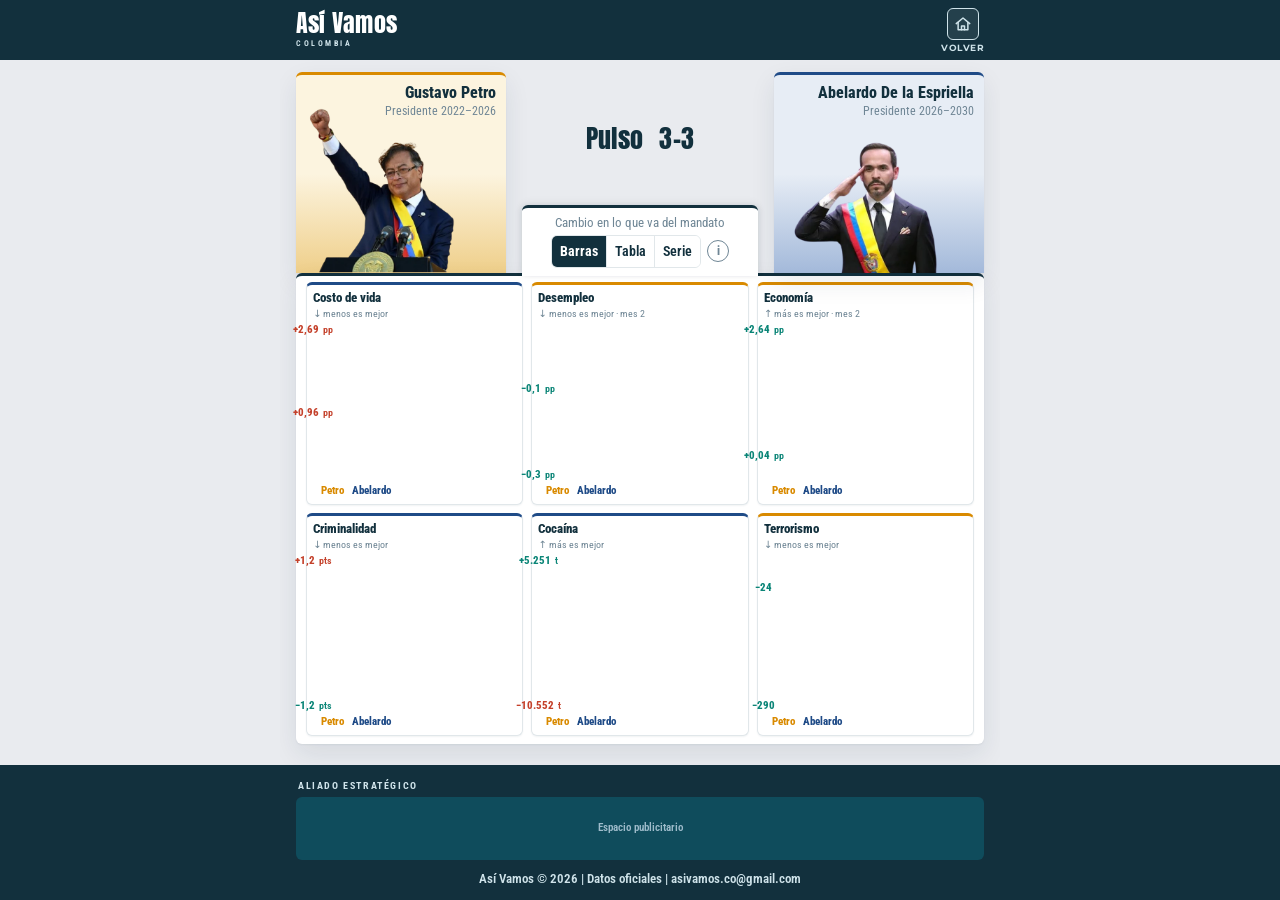
<file: pulso/pulso.html>
<!DOCTYPE html>
<html lang="es">
<head>
<meta charset="utf-8">
<meta name="viewport" content="width=device-width, initial-scale=1, viewport-fit=cover">
<title>Pulso | Así Vamos</title>
<link rel="icon" href="../assets/img/asi-vamos-icono.svg" type="image/svg+xml">
<link rel="preconnect" href="https://fonts.googleapis.com">
<link rel="preconnect" href="https://fonts.gstatic.com" crossorigin>
<link href="https://fonts.googleapis.com/css2?family=Anton&family=Montserrat:wght@700;800&family=Roboto+Condensed:wght@400;500;700;800&display=swap" rel="stylesheet">
<style>
:root{--bg:#e9ebef;--card:#fff;--ink:#12303d;--mute:#6f8695;--line:#e1e7ea;--acc:#0f6b7a;
  --ok-t:#0b8577;--mal-t:#c4412b;--cA:#1f4b87;--cP:#d98a00;--cPt:#d98a00;--tA:#e7edf5;--tP:#fcf4df;
  --r:6px;--sh:0 1px 2px rgba(18,48,61,.06),0 10px 26px rgba(18,48,61,.09);
  box-sizing:border-box;padding-top:env(safe-area-inset-top,0px);padding-bottom:env(safe-area-inset-bottom,0px);background:#12303d}
*{box-sizing:border-box}
html,body{margin:0;height:100%}
body{background:var(--bg);color:var(--ink);font:400 15px/1.35 "Roboto Condensed",system-ui,sans-serif;display:flex;flex-direction:column}
button{font:inherit;color:inherit}
:focus-visible{outline:2px solid var(--acc);outline-offset:2px}

header.hd{flex:none;display:flex;align-items:center;justify-content:space-between;gap:12px;--gx:max(16px,calc(50vw - 344px));padding:8px var(--gx) 7px;background:#12303d;color:#fff}
.ttl{display:flex;align-items:baseline;gap:10px;min-width:0}
.ttl h1{margin:0;font:400 28px/1 Anton,Impact,sans-serif;letter-spacing:.01em}
.ttl span{font-size:15px;color:#cfe3ea}
.rt{display:flex;align-items:center;gap:14px}
.brand{display:flex;flex-direction:column;align-items:flex-start;gap:4px;color:#fff;text-decoration:none}
.brand b{font:400 24px/1 Anton,Impact,sans-serif;letter-spacing:.01em}
.brand span{font-size:8px;font-weight:700;letter-spacing:.32em;color:#cfe3ea}
.back i{display:grid;place-items:center;width:34px;height:34px;border:1.5px solid #cfe3ea;border-radius:6px;background:rgba(255,255,255,.08);font-style:normal;font-size:16px;color:#cfe3ea;text-decoration:none}
.back{display:flex;flex-direction:column;align-items:center;gap:4px;text-decoration:none;color:#cfe3ea;font:700 8.5px/1 Montserrat,sans-serif;letter-spacing:.05em;text-transform:uppercase}
.back i{width:32px;height:32px}
.hdt{display:none;flex-direction:column;align-items:center;justify-content:center;gap:2px;text-align:center;min-width:0}
.hdt h1{margin:0;font:400 24px/1 Anton,Impact,sans-serif;letter-spacing:.01em;color:#fff}
.hdt span{font-size:11px;line-height:1.1;color:#cfe3ea}
footer{flex:none;background:#12303d;color:#cfe3ea;padding:14px 0 12px}
.foot-in{max-width:1000px;margin:0 auto;padding:0 20px}
.foot-txt{margin:10px 0 0;text-align:center;color:#cfe3ea;font-size:13px;font-weight:600}
.ad-label{font-size:10px;letter-spacing:.16em;text-transform:uppercase;color:#cfe3ea;font-weight:700;margin:0 0 4px 2px}
.sp{position:relative;overflow:hidden;width:100%;aspect-ratio:970/90;background:#0f4c5c;border-radius:var(--r);display:grid;place-items:center;font-size:11px;font-weight:600;color:#9fbccb}
.sp a,.sp picture{display:block;width:100%;height:100%}
.sp img{display:block;width:100%;height:100%;object-fit:fill;border:0}
@media (max-width:767px), (max-width:850px) and (orientation:portrait){.sp{max-width:320px;aspect-ratio:320/100;margin:0 auto}}
@media (min-width:901px){.foot-in{max-width:688px;padding:0}}
@media (max-width:600px) and (orientation:portrait){footer{padding:8px 10px 6px}.foot-in{padding:0}.ad-label{font-size:9px;margin-bottom:3px;text-align:center}.foot-txt{margin-top:6px;font-size:10px;line-height:1.2}}

main{flex:1 1 auto;min-height:0;overflow:auto;width:100%;max-width:720px;margin:0 auto;padding:12px 16px;
  display:grid;grid-template-columns:minmax(140px,210px) minmax(0,1fr) minmax(140px,210px);grid-template-rows:auto 1fr;grid-template-areas:"a t p" "c c c";gap:12px 16px;align-items:stretch}
.card{background:var(--card);border-radius:var(--r);box-shadow:var(--sh);border-top:3px solid #12303d}

.pers.p{grid-area:a}.pers.a{grid-area:p}.tcol{grid-area:t;align-self:center;display:flex;flex-direction:column;gap:8px;min-width:0}
.ptl{display:flex;flex-direction:column;align-items:center;justify-content:center;gap:3px;text-align:center}
.ptl h1{margin:0;font:400 26px/1 Anton,Impact,sans-serif;letter-spacing:.01em}
.ptl span{font-size:14px;color:var(--mute)}.mid{grid-area:c}
.vs{display:none}
.sc{font-weight:inherit;margin-left:10px}
.vs .sc{display:block;margin:6px 0 0;text-align:center}
.tgt{display:block;grid-column:1/-1;font-weight:800;font-size:14px;line-height:1.1;padding:0 2px 1px}
.tg.tp .tgt{color:var(--cPt)}.tg.ta .tgt{color:var(--cA);text-align:right}
.pers{display:flex;flex-direction:column;align-items:center;text-align:center;align-self:center;min-width:0;border-radius:var(--r);box-shadow:var(--sh);border-top:3px solid;overflow:hidden;overflow:clip;padding-bottom:0}
.pers.a{border-top-color:var(--cA);--tint:var(--tA);--tint2:#a3b9da}.pers.p{border-top-color:var(--cP);--tint:var(--tP);--tint2:#efcf8a}.pers{background:linear-gradient(180deg,var(--tint) 50%,var(--tint2) 100%)}
.foto{width:100%;aspect-ratio:600/490;position:relative;background:transparent}
.foto img{position:absolute;top:0;right:0;bottom:0;left:0;width:100%;height:100%;object-fit:contain;object-position:center bottom}
.pid{position:absolute;top:10px;right:10px;z-index:2;max-width:48%;text-align:right}
.pid.nw{max-width:none;white-space:nowrap}
.pnom{font-size:17px;font-weight:800;line-height:1.05}
.pper{font-size:12px;color:var(--mute);margin-top:4px;line-height:1.15}

.mid{display:flex;flex-direction:column;padding:12px 14px;gap:10px}
.tabs{display:grid;grid-template-columns:1fr auto 1fr;grid-auto-flow:row dense;align-items:start;gap:6px;align-self:center;min-height:0}
.tg{display:contents}
.tabs button[data-v=p]{grid-column:1}.tabs button[data-v=e]{grid-column:2}.tabs button[data-v=a]{grid-column:3}
.tabs button{display:flex;align-items:center;justify-content:center;gap:5px;border:1px solid var(--line);background:#fff;border-radius:var(--r);padding:7px 6px;cursor:pointer;font-weight:500;font-size:14px;white-space:nowrap}
.tabs button[aria-selected=true]{font-weight:700;background:#eef2f4;color:var(--ink);border-color:#a9bac4}
.tabs button{border-left-width:5px}.tabs button[data-v=e]{border-left-color:#a9bac4}
.tabs button[data-v=a]{background:#fff;border-color:var(--cA)}.tabs button[data-v=p]{background:#fff;border-color:var(--cP)}
.tabs button[data-v=a]{border-left-width:1px;border-right-width:5px}
.tabs button[data-v=a][aria-selected=true]{background:var(--tA);color:var(--ink);border-color:var(--cA)}.tabs button[data-v=p][aria-selected=true]{background:var(--tP);color:var(--ink);border-color:var(--cP)}
.head{display:flex;align-items:center;justify-content:space-between;gap:6px 12px}
.head h3{margin:0;font-size:22px;font-weight:800;line-height:1.1}
.head .src{font-size:13px;color:var(--mute)}
.hr{display:flex;align-items:center;gap:8px}
.win{display:inline-flex;flex-direction:column;border-radius:var(--r);padding:5px 12px;font-weight:800;font-size:17px;line-height:1.1;color:#fff}
.win small{font-weight:500;font-size:11px;opacity:.9}
.win.a{background:var(--cA)}.win.p{background:var(--cP)}.win.e{background:#6f8695}
.info{width:26px;height:26px;flex:none;border-radius:50%;border:1.5px solid var(--mute);background:#fff;color:var(--mute);font-weight:800;cursor:pointer}
#chart{flex:1 1 0;min-height:150px;position:relative}
#chart svg{position:absolute;top:0;right:0;bottom:0;left:0;width:100%;height:100%;display:block}
.tmenu{display:none;position:relative}
.tbtn{display:inline-flex;align-items:center;gap:5px;height:26px;padding:0 9px;border:1.5px solid var(--mute);border-radius:var(--r);background:#fff;color:var(--ink);font-weight:700;font-size:13px;cursor:pointer;white-space:nowrap}
.tbtn svg{width:10px;height:10px;transition:transform .15s}
.tbtn[aria-expanded=true]{background:#12303d;border-color:#12303d;color:#fff}.tbtn[aria-expanded=true] svg{transform:rotate(180deg)}
.tlist{position:absolute;right:0;top:calc(100% + 4px);z-index:20;min-width:130px;display:none;flex-direction:column;background:#fff;border:1px solid var(--line);border-radius:var(--r);box-shadow:var(--sh);overflow:hidden}
.tlist.open{display:flex}
.tlist button{border:0;background:#fff;padding:9px 12px;text-align:left;font-weight:500;font-size:14px;cursor:pointer;white-space:nowrap}
.tlist button+button{border-top:1px solid var(--line)}
.tlist button[aria-pressed=true]{background:#12303d;color:#fff;font-weight:700}
.foot{display:flex;flex-wrap:wrap;align-items:center;justify-content:space-between;gap:6px 12px}
.seg{display:inline-flex;border:1px solid var(--line);border-radius:var(--r);overflow:hidden}
.seg button{border:0;background:#fff;padding:6px 11px;cursor:pointer;font-weight:500;white-space:nowrap}
.seg button[aria-pressed=true]{background:#12303d;color:#fff}
.stats{display:flex;flex-wrap:wrap;gap:4px 14px;font-size:14px}
.stats b{font-weight:800}
.dot{display:inline-block;width:10px;height:10px;border-radius:3px;margin-right:5px;vertical-align:-1px}
.ok{color:var(--ok-t)}.mal{color:var(--mal-t)}.neu{color:var(--mute)}
#tabla{flex:1 0 auto;display:none;flex-direction:column;justify-content:center;gap:10px}
.vt #tabla{display:flex}
.vt #chart,.vt .foot,.vt .win,.vt .tmenu,.vt .bk{display:none}
.bk{display:inline-flex;align-items:center;height:26px;padding:0 9px;border:1.5px solid var(--mute);border-radius:var(--r);background:#fff;color:var(--ink);font-weight:700;font-size:13px;cursor:pointer;white-space:nowrap}
.tb{display:flex;flex-direction:column;gap:2px}
.r{display:grid;grid-template-columns:minmax(0,1.7fr) repeat(3,minmax(0,1fr));gap:6px 8px;align-items:center;padding:0 6px;border-radius:2px}
.r.z{background:#eceff1}
.tb .th{font-size:13px;font-weight:700;color:var(--mute);text-align:center}
.tb .ln{height:1px;background:var(--line)}
.tt{display:flex;align-items:center;justify-content:space-between;gap:6px;min-height:38px;padding:6px 10px;border:1px solid var(--line);border-left:5px solid #12303d;border-radius:var(--r);background:#fff;font-weight:700;font-size:15px;text-align:left;cursor:pointer}
.tt:hover{background:#eef2f4}.tt i{font-style:normal;color:var(--mute)}
.sq{justify-self:center;width:min(100%,38px);aspect-ratio:1;border-radius:6px;display:grid;place-items:center;color:#fff;font:800 17px/1 Montserrat,sans-serif}
.sq.p{background:var(--cP)}.sq.a{background:var(--cA)}.sq.e{background:#a9bac4}
.mk{text-align:center;font:400 24px/1 Anton,Impact,sans-serif;color:var(--ink)}
.lg{display:flex;flex-wrap:wrap;justify-content:center;gap:4px 14px;font-size:13px;color:var(--mute)}
.lg b{display:inline-grid;place-items:center;width:16px;height:16px;border-radius:4px;margin-right:5px;color:#fff;font:800 10px/1 Montserrat,sans-serif;vertical-align:-3px}
dialog{max-width:520px;border:0;border-radius:var(--r);box-shadow:var(--sh);padding:16px 18px;color:#3f5563}
dialog::backdrop{background:rgba(18,48,61,.45)}
dialog h4{margin:0 0 8px;font-size:18px;color:var(--ink)}
dialog ul{margin:0 0 12px;padding-left:18px;display:grid;gap:5px;font-size:14px}
dialog strong{color:var(--ink)}
dialog button{border:0;background:#12303d;color:#fff;border-radius:var(--r);padding:7px 14px;cursor:pointer}

@media(min-width:761px){.foto{aspect-ratio:600/566}.foto img{object-fit:contain;object-position:center bottom}}
@media(max-width:760px){
  header.hd{--gx:10px}
  .ttl h1{font-size:22px}.ttl span{display:none}
  .brand b{font-size:20px}
  main{grid-template-columns:1fr 1fr;grid-template-rows:auto auto 1fr;grid-template-areas:"a p" "t t" "c c";padding:8px 10px;gap:8px}
  .mid{padding:8px 10px}
  .pers{align-self:stretch}
  .pid{top:6px;right:6px;max-width:50%}.pid.nw{max-width:none}
  .pnom{font-size:12.5px}.pper{font-size:10px;margin-top:3px}
    .head h3{font-size:18px}.head .src{display:none}
  .win{font-size:14px;padding:4px 9px}
  .tabs button{padding:7px 4px;font-size:13px}
  #chart{min-height:130px}
}
@media(orientation:landscape){
  .tabs{display:flex;align-self:stretch;width:100%;justify-content:space-between;align-items:flex-start;gap:10px}
  .tg{display:grid;grid-template-columns:repeat(2,minmax(0,1fr));gap:6px;align-content:start;flex:0 1 calc(50% - 5px)}
  .tg:empty{display:none}
  .tg.ta{margin-left:auto}
  .tcol{align-self:start}
  .tg.te{display:flex;flex-direction:column;flex:none}
  .tabs button{grid-column:auto!important;padding:7px 4px;font-size:13px}
}
@media(orientation:portrait){
  .foto{aspect-ratio:600/490}.foto img{object-fit:contain;object-position:center bottom}
  .pw{display:none}
  .tmenu{display:block}.seg{display:none}
  .tabs{display:flex;flex-wrap:wrap;justify-content:space-between;align-items:flex-start;align-self:stretch;width:100%;gap:6px;container-type:inline-size}
  .tg{display:grid;grid-template-columns:30cqw;gap:6px;align-content:start}
  .tg.c2{grid-template-columns:repeat(2,30cqw)}
  .tg:empty{grid-template-columns:none}
  .tg.tp{order:1}.tg.ta{order:2}
  .tgt{font-size:13px;white-space:nowrap}
  .tg.te{order:3;flex:1 0 100%;display:flex;flex-wrap:wrap;justify-content:center;gap:6px}.tg.te:empty{display:none}
  .tg button{grid-column:auto!important;font-size:13px;padding:7px 4px}
  .tg.te button{flex:0 0 30cqw}
  .head{flex-wrap:wrap}.head>div:first-child{min-width:0}
  main{grid-template-rows:none;align-content:start}
  #chart{flex:none;height:min(40vh,85vw);height:min(40dvh,85vw);min-height:150px}
}
@media(orientation:portrait) and (max-width:760px){
  main{column-gap:20px}
  .ptl{display:none}
  .vs{display:block;grid-column:1/-1;grid-row:1;place-self:center;z-index:3;pointer-events:none;
    background:#12303d;color:#fff;
    font:400 17px/1 Anton,Impact,sans-serif;letter-spacing:.04em;
    padding:6px 10px;border-radius:var(--r);border:2px solid var(--bg);box-shadow:var(--sh)}
  #chart{height:min(22vh,50vw);height:min(22dvh,50vw);min-height:115px}
}

/* ===== Mejor desempeño: lista por presidente, junto a su card ===== */
.mdt{margin:0;text-align:center;font:800 16px/1.1 "Roboto Condensed",system-ui,sans-serif;color:var(--ink);letter-spacing:.02em}
.mdt::after{content:"";display:block;width:34px;height:3px;margin:5px auto 0;border-radius:2px;background:#12303d}
.tcol .tabs{display:grid;grid-template-columns:minmax(0,1fr) minmax(0,1fr);grid-auto-flow:row;gap:6px 8px;align-items:start;align-self:stretch;width:100%;container-type:normal}
.tcol .tg{display:flex;flex-direction:column;gap:6px;min-width:0;flex:none;margin:0;grid-template-columns:none}
.tcol .tg.tp{grid-column:1;grid-row:1;order:1}
.tcol .tg.ta{grid-column:2;grid-row:1;order:2}
.tcol .tg.c2{display:grid;grid-template-columns:repeat(2,minmax(0,1fr))}
.tcol .tg.te{grid-column:1/-1;grid-row:2;order:3;flex-direction:row;flex-wrap:wrap;justify-content:center;align-items:center}
.tcol .tg.te:empty{display:none}
.tcol .tg.te .tgt{flex:0 0 100%;text-align:center;font-size:12px;color:var(--mute)}
.tcol .tg button{grid-column:auto!important;width:100%;min-width:0;padding:7px 6px;font-size:13px;line-height:1.1;white-space:normal;text-align:center}
.tcol .tg.te button{width:auto;flex:0 0 calc(50% - 4px)}
@media(max-width:760px){
  .tcol .tg.c2{display:flex}
  .tcol .tabs{column-gap:8px}
}
@media(orientation:portrait) and (max-width:760px){
  /* mismas columnas y separación que las cards de arriba: cada lista queda justo debajo de su presidente */
  .tcol .tabs{column-gap:20px}
  .tcol{gap:10px}
  .tcol .tg button{min-height:34px}
}
/* ===== Tabla: que se pinte bien en vertical ===== */
@media(max-width:480px){
  .mid{padding:10px 8px}
  .r{grid-template-columns:minmax(0,1.45fr) repeat(3,minmax(0,1fr));gap:6px}
  .tt{min-height:36px;padding:5px 6px 5px 8px;font-size:13.5px;line-height:1.1;border-left-width:4px;gap:2px}
  .tb .th{font-size:12px}
  .sq{width:min(100%,34px);font-size:15px}
  .mk{font-size:21px}
  .lg{font-size:12px;gap:4px 10px}
  .head h3{font-size:17px}
}

/* ===== Lista simple (sin cards), una sola columna por presidente ===== */
.tcol .tabs .tg.c2{display:flex;flex-direction:column}
.tcol .tabs .tg{gap:2px}
.tcol .tabs .tg button[data-v]{width:100%;min-height:0;padding:4px 2px;border:0;border-radius:0;background:transparent;box-shadow:none;
  justify-content:flex-start;text-align:left;gap:7px;font-size:14px;font-weight:500;line-height:1.15;white-space:normal;color:var(--ink)}
.tcol .tabs .tg button[data-v]::before{content:"";flex:none;width:8px;height:8px;border-radius:2px;background:var(--cP)}
.tcol .tabs .tg.ta button[data-v]::before{background:var(--cA)}
.tcol .tabs .tg.te button[data-v]::before{background:#a9bac4}
.tcol .tabs .tg button[data-v]:hover{text-decoration:underline}
.tcol .tabs .tg button[data-v][aria-selected=true]{background:transparent;border:0;font-weight:800;text-decoration:underline}
.tcol .tabs .tg.te button[data-v]{width:auto;flex:0 0 auto}
@media(orientation:portrait) and (max-width:760px){.tcol .tg button{min-height:0}}

/* ===== Tabla: temas sin card, cuadros claros con letra oscura, marcador bajo cada mes ===== */
.tt{border:0;border-radius:0;background:transparent;box-shadow:none;padding:6px 2px;min-height:34px;font-weight:600}
.tt:hover{background:transparent;text-decoration:underline}
.sq.p{background:transparent;color:#8a5200}
.sq.a{background:transparent;color:#163a6b}
.sq.e{background:transparent;color:#5b7381}
.lg b.p{background:transparent;color:#8a5200}.lg b.a{background:transparent;color:#163a6b}.lg b.e{background:transparent;color:#5b7381}
.tb .th{align-self:end}
@media(max-width:480px){.tt{padding:5px 2px;border-left-width:0}}

/* Vista tabla: sin título ni fuente, solo el botón de info */
.vt .head>div:first-child{display:none}
.vt .head{justify-content:flex-end;margin-bottom:-6px}

/* Lista de Abelardo pegada al borde derecho, contra su card */
.tcol .tabs .tg.ta button[data-v]{flex-direction:row-reverse;justify-content:flex-start;text-align:right}

/* ===== Filas con gris intercalado ===== */
@media(max-width:480px){.r{grid-template-columns:minmax(0,1.45fr) repeat(3,minmax(0,1fr));gap:6px 5px}.mk{font-size:19px}.tt{font-size:13px}}

/* Botón i junto al título "Marcador" (a su izquierda) */
.vt .head{display:none}
.mkl{display:flex;align-items:center;justify-content:flex-start;gap:6px;text-align:left}
.info-t{width:22px;height:22px;font-size:12px;line-height:1;padding:0;display:grid;place-items:center}
@media(max-width:480px){.mkl{gap:4px;font-size:12px}.info-t{width:20px;height:20px;font-size:11px}}

/* ===== Tabla compacta (evitar scroll) ===== */
.mid{padding:8px 10px;gap:6px}
#tabla{gap:6px}
.r{gap:3px 5px}
.tt{min-height:28px;padding:2px 2px;font-size:14px}
.sq{width:min(100%,29px);font-size:14px;border-radius:5px}
.tb .th{font-size:12px}
.mk{font-size:20px}
.tb .ln{margin:1px 0}
.lg{font-size:11.5px;gap:2px 10px}.lg b{width:14px;height:14px;font-size:9px}
@media(max-width:480px){.mid{padding:6px 8px}.tt{font-size:13px;min-height:28px}.sq{width:min(100%,28px)}.mk{font-size:18px}}

@media(max-height:780px){
  main{padding-top:8px;padding-bottom:8px;row-gap:8px}
  .mid{padding:6px 10px;gap:4px}#tabla{gap:4px}
  .r{gap:2px 5px}
  .tt{min-height:24px;padding:1px 2px}
  .sq{width:min(100%,25px);font-size:13px}
  .tb .th{font-size:11px}.mk{font-size:17px;line-height:1.05}
  .lg{font-size:11px}
}

/* Tabla pegada arriba: sin espacio sobrante entre el borde de la card y los encabezados */
.vt #tabla{justify-content:flex-start}
main.vt .mid{align-self:start;padding-top:4px}
@media(min-width:761px){.pid.nw .pnom{font-size:15.5px}}

/* Listas de mejor desempeño compactas */
.mdt{font-size:15px}.mdt::after{margin-top:4px}
.tcol .tabs .tg{gap:0}
.tcol .tabs .tg button[data-v]{padding:2px 2px;font-size:13.5px;line-height:1.15}
@media(orientation:portrait) and (max-width:760px){.tcol{gap:6px}.tcol .tabs{margin-bottom:0}}

/* ===== Tabla 3 x 2 (todos los modos): botón gris claro con franja inferior del color del ganador ===== */
.tcol .tabs{display:grid;grid-template-columns:repeat(3,minmax(0,1fr));grid-auto-flow:row;gap:8px;column-gap:8px;align-items:stretch}
.tcol .tabs .tg,.tcol .tabs .tg.c2,.tcol .tabs .tg.c3,.tcol .tabs .tg.te{display:contents}
.tcol .tabs .tg .tgt{display:none}
.tcol .tabs .tg button[data-v],.tcol .tabs .tg.ta button[data-v],.tcol .tabs .tg.te button[data-v],.tcol .tabs .tg.c3 button[data-v]{
  --k:#6f8695;
  position:relative;overflow:hidden;width:100%;min-height:56px;padding:10px 6px 0;border:1px solid #c3cad0;border-radius:2px;
  background:linear-gradient(180deg,#f7f8f9 0%,#e3e6e9 100%);
  flex-direction:column;justify-content:space-between;align-items:center;gap:0;text-align:center;
  font:800 11px/1.15 "Roboto Condensed",system-ui,sans-serif;letter-spacing:.05em;text-transform:uppercase;color:#3b4852;text-shadow:0 1px 0 #fff;text-decoration:none;cursor:pointer;
  box-shadow:inset 0 1px 0 #fff,0 1px 2px rgba(18,48,61,.18),0 4px 10px rgba(18,48,61,.08);
  transition:filter .12s,transform .12s}
.tcol .tabs .tg button[role=tab][data-v=p]{--k:var(--cP)}
.tcol .tabs .tg button[role=tab][data-v=a]{--k:var(--cA)}
.tcol .tabs .tg button[role=tab][data-v=e]{--k:#6f8695}
.tcol .tabs .tg button[data-v]::before{display:none}
.tcol .tabs .tg button[data-v]::after{content:"Empate";display:block;align-self:stretch;margin:9px -6px 0;padding:5px 4px 4px;background:var(--k);
  box-shadow:inset 0 1px 0 rgba(0,0,0,.18);color:#fff;text-shadow:0 1px 0 rgba(0,0,0,.28);font:700 9px/1 "Roboto Condensed",system-ui,sans-serif;letter-spacing:.07em;text-transform:uppercase}
.tcol .tabs .tg button[data-v=p]::after{content:"Petro"}
.tcol .tabs .tg button[data-v=a]::after{content:"Abelardo"}
.tcol .tabs .tg button[data-v]:hover{filter:brightness(1.03);transform:translateY(-1px);text-decoration:none}
.tcol .tabs .tg button[data-v][aria-selected=true]{border-color:var(--ink);background:linear-gradient(180deg,#e3e6e9 0%,#f1f3f4 100%);box-shadow:inset 0 2px 3px rgba(18,48,61,.18);text-decoration:none;font-weight:800}
@media(max-width:480px){.tcol .tabs{gap:6px}.tcol .tabs .tg button[data-v],.tcol .tabs .tg.ta button[data-v],.tcol .tabs .tg.te button[data-v],.tcol .tabs .tg.c3 button[data-v]{font-size:10px;letter-spacing:.02em;padding:8px 3px 0;min-height:48px}.tcol .tabs .tg button[data-v]::after{margin:7px -3px 0;font-size:8.5px}}
@media(orientation:landscape){.tcol .tabs{grid-template-columns:repeat(2,minmax(0,1fr));gap:6px 8px}
.tcol .tabs .tg button[data-v],.tcol .tabs .tg.ta button[data-v],.tcol .tabs .tg.te button[data-v],.tcol .tabs .tg.c3 button[data-v]{min-height:42px;padding:7px 6px 0}
.tcol .tabs .tg button[data-v]::after{margin-top:6px;padding:4px 4px 3px}}
/* Tabla de meses: nombre completo en lugar de P / A */
.sq{width:100%;aspect-ratio:auto;border-radius:0;font:800 13px/1.1 "Roboto Condensed",system-ui,sans-serif;letter-spacing:.01em;text-align:center}
@media(max-width:480px){.sq{font-size:11.5px}}
@media(max-width:360px){.sq{font-size:10.5px}}

/* ===== Pestañas de vista (Barras / Tabla / Serie) y gráficas de barras por tema ===== */
.vtabs{display:flex;align-items:center;gap:8px}
.vtabs .sg{display:flex;flex:none;margin-left:auto;border:1px solid var(--line);border-radius:var(--r);overflow:hidden}
.vtabs .sg button{flex:none;border:0;background:#fff;padding:7px 10px;cursor:pointer;font-weight:600;font-size:14px;white-space:nowrap}
.vtabs .sg button+button{border-left:1px solid var(--line)}
.vtabs .sg button[aria-selected=true]{background:#12303d;color:#fff;font-weight:700}
.vtabs .info{display:none}.vb .vtabs .info{display:grid}
main.vb .mid{align-self:start}
#barras{display:none}
.vb #barras{display:flex;flex-direction:column;gap:8px}
.vb .head,.vb #tabla,.vb #chart,.vb .foot{display:none}
.bcap{display:none;flex:1;min-width:0;margin:0;text-align:left;font-size:12.5px;line-height:1.2;color:var(--mute)}
.vb .vtabs .bcap{display:block}
.bgrid{display:grid;grid-template-columns:repeat(3,minmax(0,1fr));gap:8px}
.bc{display:flex;flex-direction:column;gap:2px;min-width:0;padding:6px 6px 7px;border:1px solid var(--line);border-top:3px solid var(--w,#a9bac4);border-radius:var(--r);background:#fff;cursor:pointer;text-align:center;box-shadow:0 1px 2px rgba(18,48,61,.06)}
.bc:hover{box-shadow:var(--sh)}
.bt{font-weight:800;font-size:13px;line-height:1.15;white-space:nowrap;overflow:hidden;text-overflow:ellipsis}
.bh{font-size:10px;line-height:1.1;color:var(--mute);white-space:nowrap}
.bp{position:relative;height:104px;margin-top:2px}
.bi{position:absolute;top:16px;bottom:16px;left:0;right:0}
.bz{position:absolute;left:0;right:0;height:1px;background:#a9bac4}
.bb{position:absolute;width:34%;min-height:2px;border-radius:2px 2px 0 0}
.bb.neg{border-radius:0 0 2px 2px}
.bb.p{left:11%;background:var(--cP)}.bb.a{left:55%;background:var(--cA)}
.bv{position:absolute;left:50%;transform:translateX(-50%);white-space:nowrap;font-weight:800;font-size:11px;line-height:1.1}
.bb:not(.neg) .bv{bottom:100%;margin-bottom:2px}
.bb.neg .bv{top:100%;margin-top:2px}
.bv .u{font-weight:600;font-size:9.5px;margin-left:2px}
.bn{display:grid;grid-template-columns:1fr 1fr;font-size:11px;font-weight:800;line-height:1.1}
.bn .p{color:var(--cPt)}.bn .a{color:var(--cA)}
@media(max-width:480px){.bgrid{gap:6px}.bc{padding:5px 4px 6px}.bt{font-size:12px}.bv{font-size:10px}.bv .u{font-size:8.5px;margin-left:1px}.bn{font-size:10px}.bcap{font-size:11.5px}.vtabs .sg button{padding:7px 8px;font-size:13px}}
@media(orientation:portrait) and (max-width:760px){.tcol{display:none}main{grid-template-areas:"a p" "c c"}}

/* ===== Escritorio: pestaña que sube desde la card inferior y queda entre las cards de los presidentes ===== */
@media(min-width:761px){
  .tcol{align-self:stretch;gap:0}
  .tcol .ptl{flex:1}
  .tcol .vtabs{flex:none;position:relative;z-index:2;flex-wrap:wrap;justify-content:center;gap:5px 6px;
    background:#fff;border-top:3px solid #12303d;border-radius:var(--r) var(--r) 0 0;
    padding:7px 8px 8px;margin-bottom:-3px;box-shadow:0 -2px 8px rgba(18,48,61,.07),-3px 0 6px -2px rgba(18,48,61,.08),3px 0 6px -2px rgba(18,48,61,.08)}
  .tcol .vtabs .bcap{flex:0 0 100%;text-align:center}
  .tcol .vtabs .sg{margin-left:0}
  .tcol .vtabs .sg button{padding:6px 8px;font-size:13.5px}
  main.vb .mid{padding-top:6px}
}
@media(min-width:761px) and (max-height:780px){.bp{height:84px}.bgrid{gap:6px}}

/* Vertical (celular): el alto de las gráficas se adapta a la pantalla para evitar el scroll */
@media(orientation:portrait) and (max-width:760px){
  .bi{top:13px;bottom:13px}
  .bp{height:clamp(56px,calc(50vh - 278px),104px);height:clamp(56px,calc(50dvh - 278px),104px)}
}
@media(orientation:portrait) and (max-width:760px) and (max-height:700px){
  .bh{display:none}
  .bp{height:clamp(56px,calc(50vh - 266px),104px);height:clamp(56px,calc(50dvh - 266px),104px)}
}

/* Sin espacio entre las cards de los presidentes y la card inferior */
main{row-gap:0}
@media(max-width:760px) and (orientation:landscape){.tcol{padding:8px 0}}

/* Cards de los presidentes: esquinas inferiores rectas */
.pers{border-radius:var(--r) var(--r) 0 0}

/* Vertical (celular): las cards se angostan para que el cuadro Pulso quede entre ellas sin taparlas */
@media(orientation:portrait) and (max-width:760px){
  .vs{width:62px;padding:6px 0;text-align:center}
  main{column-gap:70px}
  .pid.nw{max-width:calc(100% - 12px);white-space:normal}
  .pper{white-space:nowrap}
}

/* Aprovechar el espacio inferior: escritorio, gráficas más altas; vertical, cards de presidentes más altas */
@media(min-width:761px){
  .bp{height:clamp(96px,calc(50vh - 285px),160px);height:clamp(96px,calc(50dvh - 285px),160px)}
}
/* ===== Celular vertical: foto con su proporción real (600:490), sin recortes ni zoom =====
   El nombre va arriba, en el flujo normal, para que nunca tape la cara; la foto queda abajo, completa. */
@media(orientation:portrait) and (max-width:760px){
  .pers{align-self:stretch}
  .foto{aspect-ratio:auto;height:auto;flex:1 1 auto;display:flex;flex-direction:column;justify-content:space-between}
  .pid,.pid.nw{position:static;max-width:none;white-space:normal;text-align:center;padding:8px 6px 0}
  .pnom{font-size:clamp(13px,4vw,17px)}
  .pper{margin-top:3px}
  .foto img{position:static;display:block;width:100%;height:auto;max-width:100%;aspect-ratio:600/490;object-fit:contain;object-position:center bottom;order:2;margin-top:-16px;position:relative;z-index:0}
  .pid,.pid.nw{position:relative;z-index:1}
}
@media(orientation:portrait) and (min-width:761px){
  header.hd{--gx:max(16px,calc(50vw - 374px))}
  main{max-width:780px;grid-template-columns:minmax(140px,240px) minmax(0,1fr) minmax(140px,240px)}
}

/* ===== Respaldo para navegadores sin aspect-ratio (tablets antiguas) ===== */
@supports not (aspect-ratio:1/1){
  .foto{height:0;padding-bottom:81.7%}
  @media(min-width:761px){.foto{padding-bottom:94.3%}}
  @media(orientation:portrait){.foto{padding-bottom:81.7%}}
  .sp{height:0;padding-bottom:9.28%}
  @media (max-width:767px), (max-width:850px) and (orientation:portrait){.sp{padding-bottom:31.25%}}
}
.sq.n{background:transparent;color:#a9bac4;font-weight:600}
</style>
</head>
<body>
<header class="hd">
  <a class="brand" href="../index.html" aria-label="Así Vamos, volver al inicio"><b>Así Vamos</b><span>COLOMBIA</span></a>
  <a class="back" href="../index.html" aria-label="Volver al inicio"><i><svg viewBox="0 0 24 24" width="18" height="18" fill="none" stroke="currentColor" stroke-width="2" stroke-linecap="round" stroke-linejoin="round" aria-hidden="true"><path d="M3 11.5 12 4l9 7.5"/><path d="M5.5 10v9.5h13V10"/><path d="M10 19.5v-5h4v5"/></svg></i><span>Volver</span></a>
</header>

<main aria-live="polite">
  <div class="vs"><span>Pulso</span><b class="sc"></b></div>
  <article class="pers p">
    <div class="foto"><img src="[data-uri]" alt="Gustavo Petro, presidente 2022-2026">
      <div class="pid nw"><div class="pnom">Gustavo Petro</div><div class="pper"><span class="pw">Presidente </span>2022–2026</div></div></div>
  </article>

  <div class="tcol">
    <div class="ptl"><h1>Pulso <b class="sc"></b></h1></div>
  </div>
  <section class="card mid" aria-label="Comparación por indicador">
    <div class="vtabs"><span class="bcap">Cambio en lo que va del mandato</span><div class="sg" role="tablist" aria-label="Vista"><button role="tab" data-vista="b">Barras</button><button role="tab" data-vista="t">Tabla</button><button role="tab" data-vista="s">Serie</button></div><button class="info info-t" aria-label="Cómo se compara">i</button></div>
    <div id="barras"></div>
    <div class="head">
      <div><h3 id="tit"></h3><div class="src" id="src"></div></div>
      <div class="hr"><div class="win" id="win"></div><button class="info" id="infoBtn" aria-label="Cómo se compara">i</button></div>
    </div>
    <div id="tabla"></div>
    <div id="chart"></div>
    <div class="foot">
      <div class="stats" id="stats"></div>
    </div>
  </section>

  <article class="pers a">
    <div class="foto"><img src="[data-uri]" alt="Abelardo De la Espriella, presidente 2026-2030">
      <div class="pid nw"><div class="pnom">Abelardo De la Espriella</div><div class="pper"><span class="pw">Presidente </span>2026–2030</div></div></div>
  </article>
</main>

<dialog id="dlg">
  <h4>Cómo se compara</h4>
  <ul>
    <li><strong>Mismo reloj.</strong> Cada serie arranca en el mes 0 (la posesión, 7 de agosto) y avanza por meses de gobierno, no por fechas del calendario.</li>
    <li><strong>Quién gana.</strong> Se compara el cambio de cada gobierno desde su mes 0 hasta cada mes (la tabla muestra los meses 1, 2 y 3; Abelardo lleva 3). Gana quien mejora más en la dirección favorable.</li>
    <li><strong>Dirección favorable.</strong> Menos es mejor en costo de vida, desempleo, criminalidad y terrorismo; más es mejor en economía e incautación de cocaína.</li>
    <li><strong>Barras.</strong> Cada barra es el cambio de ese gobierno entre el mes 0 y el último mes con dato de Abelardo en ese tema, comparado con el mismo mes de gobierno de Petro. La franja superior de cada gráfica toma el color de quien mejora más; al tocar una gráfica ves su serie.</li>
    <li><strong>Fuentes.</strong> Dane, Policía Nacional y Mindefensa. Este prototipo usa cifras inventadas solo para probar el diseño.</li>
  </ul>
  <button onclick="this.closest('dialog').close()">Cerrar</button>
</dialog>

<footer>
 <div class="foot-in">
  <div class="ad-wrap" id="adWrap">
    <div class="ad-label">Aliado estratégico</div>
    <div class="sp" id="adA"><span>Espacio publicitario</span></div>
  </div>
  <p class="foot-txt">Así Vamos © 2026 | Datos oficiales | asivamos.co@gmail.com</p>
 </div>
</footer>

<script>
let MA = 3;   // meses de gobierno de Abelardo con dato (máximo entre temas); se recalcula al cargar los JSON
let IND = [];   // se llena desde pulso_data/pulso.json
const DATA_URL = window.PULSO_DATA_URL || 'pulso_data/pulso.json';
let win = 3, sel = 0, vista = 'b';   // win = MA: el eje llega hasta lo que lleva Abelardo

const $ = s => document.querySelector(s);
const fmt = (n,d=1) => Number(n).toLocaleString('es-CO',{minimumFractionDigits:d,maximumFractionDigits:d});
const sg = (n,d) => (n>0?'+':n<0?'−':'') + fmt(Math.abs(n),d);
const eps = d => 0.5 * Math.pow(10,-d);
const mx = ind => ind.A.length - 1;   // último mes de Abelardo con dato en ese tema (se compara con el mismo mes de Petro)
const mejora = (ind, s, m = mx(ind)) => { const dl = s[m] - s[0]; return ind.mejor === 'bajar' ? -dl : dl; };
const veredictoM = (ind, m) => {
  if (m < 1 || m > ind.A.length - 1) return 'n';   // sin dato aún
  const a = mejora(ind, ind.A, m), p = mejora(ind, ind.P, m);
  return Math.abs(a - p) < eps(ind.d) ? 'e' : a > p ? 'a' : 'p';
};
const veredicto = ind => veredictoM(ind, mx(ind));
const cls = (ind, s) => { const m = mejora(ind, s); return Math.abs(m) < eps(ind.d) ? 'neu' : m > 0 ? 'ok' : 'mal'; };
const flecha = dl => Math.abs(dl) < 1e-9 ? '■' : dl > 0 ? '▲' : '▼';
const COL = {a:'var(--cA)', p:'var(--cP)', e:'#a9bac4'};

function drawChart(ind){
  if (!ind) return;
  const el = $('#chart'), W = el.clientWidth, H = el.clientHeight;
  if (!W || !H) return;
  const L = 44, R = 52, T = 14, B = 24;
  const A = ind.A, P = ind.P.slice(0, ind.A.length), all = A.concat(P), ma = A.length - 1, pm = P.length - 1;
  let mn = Math.min(...all), mx = Math.max(...all); const pad = (mx - mn || 1) * .14; mn -= pad; mx += pad;
  const x = m => L + m * (W - L - R) / win, y = v => T + (H - T - B) * (1 - (v - mn) / (mx - mn));
  let s = '';
  for (let i = 0; i <= 3; i++){
    const v = mn + (mx - mn) * i / 3, yy = y(v);
    s += `<line x1="${L}" x2="${W-R}" y1="${yy}" y2="${yy}" stroke="#e1e7ea"/><text x="${L-6}" y="${yy+4}" text-anchor="end" font-size="11" fill="#6f8695">${fmt(v, ind.d)}</text>`;
  }
  const step = Math.max(1, Math.ceil(win / 6));
  for (let m = 0; m <= win; m += step) s += `<text x="${x(m)}" y="${H-5}" text-anchor="middle" font-size="11" fill="#6f8695">${m === 0 ? 'mes 0' : 'mes ' + m}</text>`;
  if (win > ma && ma > 0) s += `<line x1="${x(ma)}" x2="${x(ma)}" y1="${T}" y2="${H-B}" stroke="#a9bac4" stroke-dasharray="4 4"/><text x="${x(ma)+4}" y="${T+8}" font-size="10" fill="#6f8695">mes ${ma}: último dato</text>`;
  const path = (v, c) => `<polyline fill="none" stroke="${c}" stroke-width="3" stroke-linejoin="round" stroke-linecap="round" points="${v.map((q,i)=>x(i).toFixed(1)+','+y(q).toFixed(1)).join(' ')}"/>`;
  const dots = (v, c) => (v.length <= 14 ? v.map((q,i)=>`<circle cx="${x(i)}" cy="${y(q)}" r="3.5" fill="${c}"/>`).join('') : '');
  const end = (v, c) => `<circle cx="${x(v.length-1)}" cy="${y(v[v.length-1])}" r="6" fill="#fff" stroke="${c}" stroke-width="3"/>`;
  s += path(P, 'var(--cP)') + dots(P, 'var(--cP)') + path(A, 'var(--cA)') + dots(A, 'var(--cA)') + end(P, 'var(--cP)') + end(A, 'var(--cA)');
  const lab = (v, yy, c, xx, anc) => `<text x="${xx}" y="${yy}" text-anchor="${anc}" font-size="13" font-weight="800" fill="${c==='var(--cP)'?'var(--cPt)':c}" stroke="#fff" stroke-width="4" paint-order="stroke">${fmt(v[v.length-1], ind.d)}</text>`;
  let ya = y(A[ma]), yp = y(P[pm]);
  if (ma === pm && Math.abs(ya - yp) < 15){ const mid = (ya + yp) / 2, sgn = ya <= yp ? -1 : 1; ya = mid + sgn * 8; yp = mid - sgn * 8; }
  s += lab(A, ya + 4, 'var(--cA)', x(ma) + 10, 'start') + lab(P, yp + 4, 'var(--cP)', x(pm) + 10, 'start');
  el.innerHTML = `<svg role="img" aria-label="Serie de ${ind.t}: Abelardo y Petro por mes de gobierno">${s}</svg>`;
}

function drawBarras(){
  const cuerpo = IND.map((q, i) => {
    const m = mx(q);
    if (m < 1) return `<button class="bc" data-i="${i}" style="--w:#a9bac4" title="Sin datos"><span class="bt">${q.c}</span><span class="bh">${q.mejor === 'bajar' ? '↓ menos es mejor' : '↑ más es mejor'}</span><div class="bp" style="display:grid;place-items:center;color:var(--mute);font-size:12px">Sin datos aún</div><div class="bn"><span class="p">Petro</span><span class="a">Abelardo</span></div></button>`;
    const dp = q.P[m] - q.P[0], da = q.A[m] - q.A[0], v = veredicto(q);
    const lo = Math.min(0, dp, da), hi = Math.max(0, dp, da), span = hi - lo || 1, zb = -lo / span * 100;
    const bar = (d, k, s) => {
      const z = Math.abs(d) < eps(q.d), h = Math.abs(d) / span * 100, neg = !z && d < 0;
      const txt = (z ? fmt(0, q.d) : sg(d, q.d)) + (q.du ? `<span class="u">${q.du}</span>` : '');
      return `<div class="bb ${k}${neg ? ' neg' : ''}" style="bottom:${neg ? zb - h : zb}%;height:${h}%"><span class="bv ${cls(q, s)}">${txt}</span></div>`;
    };
    const ganador = v === 'e' ? 'Empate' : 'Mejor ' + (v === 'a' ? 'Abelardo' : 'Petro');
    return `<button class="bc" data-i="${i}" style="--w:${COL[v]}" title="${ganador}" aria-label="${q.t}: Petro ${sg(dp, q.d)}${q.du}, Abelardo ${sg(da, q.d)}${q.du}. ${ganador}. Ver serie">` +
      `<span class="bt">${q.c}</span><span class="bh">${q.mejor === 'bajar' ? '↓ menos es mejor' : '↑ más es mejor'}${m < MA ? ' · mes ' + m : ''}</span>` +
      `<div class="bp"><div class="bi"><div class="bz" style="bottom:${zb}%"></div>${bar(dp, 'p', q.P)}${bar(da, 'a', q.A)}</div></div>` +
      `<div class="bn"><span class="p">Petro</span><span class="a">Abelardo</span></div></button>`;
  }).join('');
  $('#barras').innerHTML = `<div class="bgrid">${cuerpo}</div>`;
}

function drawTabla(){
  const s0 = Math.max(1, MA - 2), ms = [s0, s0 + 1, s0 + 2], NOM = {p:'Petro', a:'Abelardo', e:'Empate', n:'Sin dato'}, LT = {p:'Petro', a:'Abelardo', e:'Empate', n:'—'};
  let h = '<div class="r"><div class="th"></div>' + ms.map(m => `<div class="th">Mes ${m}</div>`).join('') + '</div>';
  h += '<div class="r"><div class="th mkl"><button class="info info-t" aria-label="Cómo se compara">i</button><span>Marcador</span></div>' +
    ms.map(m => { const c = {p:0,a:0,e:0,n:0}; IND.forEach(q => c[veredictoM(q, m)]++); return `<div class="mk" aria-label="Mes ${m}: Petro ${c.p}, Abelardo ${c.a}">${c.p}-${c.a}</div>`; }).join('') + '</div>';
  h += '<div class="ln"></div>';
  IND.forEach((q, i) => {
    h += `<div class="r${i % 2 ? '' : ' z'}"><button class="tt" data-i="${i}" aria-label="Ver serie de ${q.t}"><span>${q.c}</span><i aria-hidden="true">›</i></button>` +
      ms.map(m => { const v = veredictoM(q, m); return `<div class="sq ${v}" role="img" aria-label="${q.c}, mes ${m}: ${NOM[v]}">${LT[v]}</div>`; }).join('') + '</div>';
  });
  $('#tabla').innerHTML = `<div class="tb">${h}</div><div class="lg"><span>Marcador: Petro-Abelardo</span></div>`;
}

function render(){
  document.querySelector('main').classList.toggle('vt', vista === 't');
  document.querySelector('main').classList.toggle('vb', vista === 'b');
  document.querySelectorAll('.vtabs [data-vista]').forEach(b => b.setAttribute('aria-selected', b.dataset.vista === vista));
  if (!IND.length) return;
  const ind = IND[sel], v = veredicto(ind), m = mx(ind);
  const np = IND.filter(q => veredicto(q) === 'p').length, na = IND.filter(q => veredicto(q) === 'a').length;
  document.querySelectorAll('.sc').forEach(e => e.textContent = np + '-' + na);
  $('#tit').textContent = ind.t;
  $('#src').textContent = `${ind.sub} · Fuente: ${ind.fuente}${m < MA ? ' · Abelardo: mes ' + m + ' de ' + MA : ''}`;
  const w = $('#win'); w.className = 'win ' + (v === 'n' ? 'e' : v);
  w.innerHTML = v === 'n' ? 'Sin datos' : v === 'e' ? 'Empate' : `<span>Mejor ${v === 'a' ? 'Abelardo' : 'Petro'}</span>`;
  const st = (n, s, col) => { const dl = s[m] - s[0]; return `<span><i class="dot" style="background:${col}"></i>${n} <b>${fmt(s[m], ind.d)}${ind.u}</b> <span class="${cls(ind, s)}">${flecha(dl)} ${sg(dl, ind.d)}${ind.du}</span></span>`; };
  $('#stats').innerHTML = st('Petro', ind.P, 'var(--cP)') + st('Abelardo', ind.A, 'var(--cA)');
  if (vista === 'b') drawBarras();
  else if (vista === 't'){
    $('#tit').textContent = 'Marcador por mes';
    $('#src').textContent = 'Cambio desde la posesión · Fuentes: Dane, Policía Nal. y Mindefensa';
    drawTabla();
  } else drawChart(ind);
}
document.addEventListener('click', e => {
  const vv = e.target.closest('.vtabs [data-vista]'), tt = e.target.closest('.tt, .bc');
  if (vv){ vista = vv.dataset.vista; render(); return; }
  if (tt){ sel = +tt.dataset.i; vista = 's'; render(); return; }
});
document.addEventListener('click', e => { if (e.target.closest('.info-t')) $('#dlg').showModal(); });
$('#infoBtn').addEventListener('click', () => $('#dlg').showModal());
const mqD = matchMedia('(min-width:761px)');
function ubicaTabs(){ const v = $('.vtabs'); if (mqD.matches) $('.tcol').appendChild(v); else $('.mid').prepend(v); }
try { mqD.addEventListener('change', ubicaTabs); }
catch (_) { try { mqD.addListener(ubicaTabs); } catch (__) { window.addEventListener('resize', ubicaTabs); } }
ubicaTabs();
if (window.ResizeObserver) new ResizeObserver(() => drawChart(IND[sel])).observe($('#chart'));
else window.addEventListener('resize', () => drawChart(IND[sel]));
(async () => {
  try {
    const r = await fetch(DATA_URL, {cache: 'no-cache'});
    if (!r.ok) throw new Error('HTTP ' + r.status);
    IND = await r.json();
    // meses de gobierno de Abelardo con dato = el máximo entre temas; ventana inicial = "hasta hoy"
    MA = Math.max(1, ...IND.map(q => q.A.length - 1));
    win = MA;
  } catch (e) {
    $('#tit').textContent = 'No se pudieron cargar los datos';
    $('#src').textContent = 'Abre la página desde un servidor (no file://) y revisa ' + DATA_URL;
    return;
  }
  render();
})();
</script>
</body>
</html>
</file>
<file: assets/css/shell.css>
/* =========================================================
   shell.css — Header y footer compartidos (index, detalle, pulso)
   Única fuente de tamaños. Cada página solo define:
     - header.hd{--gx:...}  (alineación lateral con su contenido)
     - .foot-in{max-width/padding} (ancho de su columna)
   ========================================================= */

/* Ancho de columna común = el de las tarjetas del index (3 de 226px + 2 huecos de 14px = 706px).
   Lo usan footer/banner, header y el contenido de todas las páginas. */
:root{--col:706px;--gutter:20px;--brand-acc:#E0A938}

/* Colores de mejora / empeora (fuente única para index y páginas de detalle).
   ámbar = mejora, gris = empeora. Cada página decide qué dirección (sube/baja) es la buena
   asignando --up / --dn a --ok o --mal. Los -hd son versiones claras para el header oscuro. */
:root{
  --ok:#E3A02B;  --ok-rgb:227,160,43;  --ok-txt:#B7791F;  --ok-hd:#F2B84B;
  --mal:#64748B; --mal-rgb:100,116,139; --mal-txt:#556070; --mal-hd:#A9B6C6;
}
@media (min-width:601px) and (max-width:900px){:root{--col:772px}}
@media (max-width:600px){:root{--gutter:10px}}

/* ---------- HEADER ---------- */
header.hd{--gx:max(var(--gutter),calc(50vw - var(--col)/2));flex:none;display:flex;align-items:stretch;padding:0;background:var(--hd-bg,#12303d);color:#fff}
.hd-left{flex:1 1 auto;min-width:0;display:flex;align-items:center;padding:10px 0 9px var(--gx,20px)}
.hd-right{flex:none;display:flex;align-items:center;justify-content:flex-end;gap:12px;padding:10px var(--gx,20px) 9px 0}
header.hd h1.brand{margin:0;padding:0;display:flex;font-size:inherit;font-weight:400;color:#fff;white-space:nowrap}
header.hd a.home{display:block;color:#fff;text-decoration:none;border-radius:6px}
/* Ícono en la línea de "Así Vamos": apoyado en la línea base y con la altura de las mayúsculas A y V de Anton (0,86em) */
header.hd .brand-ico{display:inline-block;width:.89em;height:.86em;margin-left:.3em;vertical-align:baseline;color:#fff}
header.hd a.home:focus-visible{outline:2px solid #fff;outline-offset:4px}
/* Color de marca: "Vamos" y la línea de tendencia + puntos del ícono en ámbar #E0A938; "Así" y las barras quedan blancos */
header.hd .brand-txt .b2{color:var(--brand-acc)}
/* Ícono: línea de tendencia y puntos en ámbar (las barras siguen blancas por currentColor) */
header.hd .brand-ico polyline,header.hd .brand-ico .ln{stroke:var(--brand-acc)}
header.hd .brand-ico circle,header.hd .brand-ico .dot{stroke:var(--brand-acc)}   /* solo el contorno: los puntos siguen huecos */
header.hd .brand-col{display:flex;flex-direction:column;align-items:flex-start;gap:5px}
header.hd .brand-txt{font-family:Anton,Impact,"Arial Narrow",sans-serif;font-weight:400;font-size:30px;line-height:1;letter-spacing:.01em}
header.hd .brand-sub{display:block;font-size:9px;font-weight:700;letter-spacing:.32em;line-height:1;color:#cfe3ea}
header.hd .btn-group{display:flex;flex-direction:column;align-items:center;gap:4px}
header.hd .btn-caption{font-family:Montserrat,"Segoe UI",sans-serif;font-size:8.5px;font-weight:700;letter-spacing:.05em;line-height:1;color:#cfe3ea;text-transform:uppercase;white-space:nowrap}
header.hd .help-btn{--hd-acc:#cfe3ea;--hd-acc-bg:rgba(255,255,255,.08);--hd-acc-bg-h:rgba(255,255,255,.2);
  box-sizing:border-box;width:40px;height:40px;display:inline-flex;align-items:center;justify-content:center;padding:0;
  border:1.5px solid var(--hd-acc);border-radius:50%;background:var(--hd-acc-bg);color:var(--hd-acc);
  font-size:18px;font-weight:800;line-height:1;text-decoration:none;cursor:pointer;transition:background .15s,color .15s,border-color .15s}
header.hd .help-btn svg{width:20px;height:20px}
header.hd .help-btn:hover{background:var(--hd-acc-bg-h);border-color:#fff;color:#fff}
header.hd .help-btn:focus-visible{outline:2px solid #fff;outline-offset:2px}

@media (max-width:600px){
  .hd-left{padding-top:6px;padding-bottom:5px}
  .hd-right{padding-top:6px;padding-bottom:5px}
  header.hd .brand-txt{font-size:22px}
  header.hd .brand-sub{font-size:7px;letter-spacing:.28em}
  header.hd .help-btn{width:38px;height:38px}
  header.hd .btn-caption{font-size:7px}
}

/* Celular y pantallas verticales (tablets): logo apilado — "Así" + ícono arriba, "Vamos" debajo — y sin "COLOMBIA".
   Requiere el marcado <span class="brand-txt"><span class="b1">Así</span> <span class="b2">Vamos</span><svg class="brand-ico">…</svg></span> */
@media (max-width:1024px) and (orientation:portrait){
  header.hd .brand-sub{display:none}
  header.hd .brand-txt{display:inline-grid;grid-template-columns:auto auto;justify-content:start;align-items:center;font-size:24px;line-height:.95}
  header.hd .brand-txt .b1{grid-column:1;grid-row:1}
  header.hd .brand-txt .b2{grid-column:1 / span 2;grid-row:2}
  header.hd .brand-txt .brand-ico{grid-column:2;grid-row:1}
}
@media (max-width:600px) and (orientation:portrait){
  header.hd .brand-txt{font-size:20px}
}

/* Título centrado en el header (index y páginas de detalle): solo en celulares y tablets (pantalla táctil) en vertical, nunca en escritorio, aunque la ventana sea angosta.
   Letra blanca centrada, sin pestaña; tras el mes lleva una flecha (.ar) del color de mejora/empeora (ámbar/gris) según el indicador frente al mes anterior.
   El header pasa a 3 columnas (logo | título | botón) con laterales iguales, así el título queda exactamente en el centro. */
header.hd .hd-title{display:none}
@media (max-width:1024px) and (orientation:portrait) and (pointer:coarse){
  header.hd:has(.hd-title){display:grid;grid-template-columns:minmax(0,1fr) auto minmax(0,1fr)}
  header.hd .hd-title{display:block;grid-column:2;align-self:center;min-width:0;max-width:50vw;
    font-family:"Roboto Condensed",system-ui,sans-serif;font-weight:700;font-size:20px;line-height:1.1;text-align:center;white-space:nowrap;overflow:hidden;text-overflow:ellipsis;
    background:none;color:#fff;padding:0}
  header.hd .hd-title .ar{font-size:.8em;margin-left:5px}
  header.hd .hd-title .ar.up{color:var(--up-hd,var(--up,#A9B6C6))}
  header.hd .hd-title .ar.dn{color:var(--dn-hd,var(--dn,#F2B84B))}
  header.hd:has(.hd-title) .hd-left{grid-column:1}
  header.hd:has(.hd-title) .hd-right{grid-column:3}
}
@media (max-width:600px) and (orientation:portrait) and (pointer:coarse){
  header.hd .hd-title{font-size:17px}
}

/* ---------- FOOTER ---------- */
footer.site-foot{flex:none;background:#12303d;color:#fff;padding:14px var(--gutter) 12px}
.site-foot .foot-in{max-width:var(--col);margin:0 auto;padding:0}
.site-foot .ad-label{font-size:10px;letter-spacing:.16em;text-transform:uppercase;color:#cfe3ea;font-weight:700;margin:0 0 4px 2px}
.site-foot .sp{position:relative;overflow:hidden;width:100%;aspect-ratio:970/90;background:#0f4c5c;border-radius:6px;display:grid;place-items:center;font-size:11px;font-weight:600;color:#9fbccb}
.site-foot .sp a,.site-foot .sp picture{display:block;width:100%;height:100%}
.site-foot .sp img{display:block;width:100%;height:100%;object-fit:fill;border:0}
.site-foot .foot-txt{margin:0;text-align:center;color:#cfe3ea;font-size:13px;font-weight:600}
.site-foot .ad-wrap+.foot-txt,.site-foot .sponsors+.foot-txt{margin-top:10px}
@media (max-width:767px), (max-width:850px) and (orientation:portrait){
  .site-foot .sp{max-width:320px;aspect-ratio:320/100;margin:0 auto}
}
@media (max-width:600px) and (orientation:portrait){
  footer.site-foot{padding-top:8px;padding-bottom:6px}
  .site-foot .ad-label{font-size:9px;margin-bottom:3px;text-align:center}
  .site-foot .foot-txt{font-size:10px;line-height:1.2}
  .site-foot .ad-wrap+.foot-txt,.site-foot .sponsors+.foot-txt{margin-top:6px}
}

/* ---------- LAYOUT: header y footer siempre visibles; el scroll ocurre entre ellos ----------
   Uso: <body class="app">. La zona central (main) es la que hace scroll. */
html:has(body.app){height:100%}
body.app{height:100vh;height:100dvh;overflow:hidden;display:flex;flex-direction:column}
body.app > main{flex:1 1 auto;min-height:0;overflow-y:auto;overscroll-behavior:contain;-webkit-overflow-scrolling:touch}
/* Index: .page > header + .zone(.cats + footer). Solo .cats hace scroll */
body.app > .page{height:100vh;height:100dvh;min-height:0;display:flex;flex-direction:column}
body.app .page > header.hd{flex:none}
body.app .page > .zone{flex:1 1 0;min-height:0;display:flex;flex-direction:column}
body.app .page > .zone > .cats{flex:1 1 auto;min-height:0;overflow-y:auto;overscroll-behavior:contain}
body.app .page > .zone > footer.site-foot{flex:none;margin-top:0}

/* ---------- FOOTER (escritorio/tablet ancha): banner arriba como siempre; debajo, en una sola línea,
   el texto a la izquierda y "Aliado estratégico" a la derecha ---------- */
@media (min-width:768px){
  footer.site-foot{padding-top:10px;padding-bottom:8px}
  footer.site-foot .foot-in{display:grid;grid-template-columns:minmax(0,1fr) auto;grid-template-areas:"sp sp" "txt label";align-items:center;row-gap:6px;column-gap:16px}
  footer.site-foot .foot-in .sponsors,footer.site-foot .foot-in .ad-wrap{display:contents}
  footer.site-foot .foot-in .ad-wrap[hidden]{display:none}
  footer.site-foot .foot-in .sp{grid-area:sp}
  footer.site-foot .foot-in .ad-label{grid-area:label;margin:0;text-align:right;white-space:nowrap}
  footer.site-foot .foot-in > p.foot-txt{grid-area:txt;margin:0;text-align:left;font-size:13px;line-height:1.2}
}

/* ---------- SELECT DE LISTAS (celular): ciudades / divisiones ----------
   Uso: <select class="selL">. Oculto en escritorio; en celular reemplaza a la lista (.list).
   Las opciones se escriben "indicador · nombre" (sin numeración) y pueden ocupar varias líneas,
   así el nombre nunca se recorta en la lista desplegada. */
.selL,.selW{display:none}
.clm{display:none}
@media (max-width:600px){
  /* El select hace de TÍTULO de la tarjeta: un <span class="selT"> muestra completo el valor elegido (varias líneas si hace falta)
     y el <select class="selL"> va transparente encima, así al tocar el título se abre la lista. La flecha a la derecha indica que se puede cambiar.
     Marcado: <div class="selW"><span class="selT" id="selT"></span><select class="selL" id="selLista"></select></div>
     y la página llama a selTitle() para copiar el texto de la opción elegida en #selT. */
  .selW{display:block;position:relative}
  .selT{display:block;padding:2px 34px 2px 0;font:700 19px/1.25 "Roboto Condensed",system-ui,sans-serif;color:var(--ink,#12303d);overflow-wrap:anywhere;
    background:url("data:image/svg+xml,%3Csvg xmlns='http://www.w3.org/2000/svg' viewBox='0 0 12 8'%3E%3Cpath d='M1 1l5 5 5-5' fill='none' stroke='%2312303d' stroke-width='2' stroke-linecap='round' stroke-linejoin='round'/%3E%3C/svg%3E") no-repeat right 4px top 9px/14px 9px}
  .selW .selL{display:block;position:absolute;inset:0;width:100%;height:100%;margin:0;padding:0;border:0;opacity:0;cursor:pointer;font-size:16px;-webkit-appearance:none;appearance:none}
  .cl > .head{display:none}
  /* Información que iba encima del select (indicador y referencia): oculta por ahora, pendiente de reubicar.
     Marcado: <div class="clfoot"><small class="mute clm">Indicador</small><p class="ref">…</p></div> */
  .cl .clfoot{display:none}
  /* Paneles que dependen del select: del título se omite el nombre elegido (ya lo da el select) y queda "Últimos 12 meses" / "Destacados".
     Marcado del título: <span class="serNm">Nombre: </span><span class="serTx">últimos 12 meses</span> */
  .cl ~ .cg .serNm,.top.g .cg .serNm{display:none}
  .cl ~ .cg .serTx,.top.g .cg .serTx{display:inline-block}
  .cl ~ .cg .serTx::first-letter,.top.g .cg .serTx::first-letter{text-transform:uppercase}
  /* Lista desplegada: texto completo, con salto de línea si no cabe */
  .selL option{white-space:normal;overflow:visible;text-overflow:clip;overflow-wrap:anywhere;padding:10px 12px;font:600 16px/1.25 "Roboto Condensed",system-ui,sans-serif;color:var(--ink,#12303d)}
  /* Chrome/Edge recientes (select personalizable): el desplegable también respeta el ajuste de texto */
  @supports (appearance:base-select){
    .selL,.selL::picker(select){appearance:base-select}
    .selL::picker(select){border:1px solid #c3cad0;border-radius:var(--r,6px);background:#fff;max-height:60vh}
    .selL option{display:block}
    .selL option::checkmark{display:none}
    .selL option:checked{background:#e9ebef}
  }
}

/* ---------- TARJETA DE INDICADOR (hero) en celular: compacta ----------
   Vistas con select (divisiones / ciudades): el nombre ya lo da el select, así que se omite el título (.ttl).
   El número grande queda a la izquierda y las 4 variaciones en 2 × 2 a la derecha; debajo, la fuente. */
@media (max-width:600px){
  body .top:not(.g)>.hero{display:grid!important;grid-template-columns:auto minmax(0,1fr);grid-template-areas:"kick kick" "big vars" "src src"!important;column-gap:14px;row-gap:6px;align-content:start}
  body .top:not(.g)>.hero.wt{grid-template-areas:"kick kick" "big vars" "src src"!important}
  body .top:not(.g)>.hero.wt.gr{grid-template-areas:"kick kick" "gl gl"!important}
  body .top:not(.g)>.hero .htabs{display:none}
  body .top:not(.g)>.hero .ttl{display:none}
  body .top:not(.g)>.hero .big{font-size:46px;margin:0;align-self:center}
  body .top:not(.g)>.hero .big span{font-size:19px;margin-left:2px}
  body .top:not(.g)>.hero .vars{grid-template-columns:1fr 1fr;gap:6px 12px;align-self:center}
  body .top:not(.g)>.hero .vars div{padding-bottom:5px;gap:1px}
  body .top:not(.g)>.hero .vars span{font-size:12px}
  body .top:not(.g)>.hero .vars b{font-size:17px}
  body .top:not(.g)>.hero .src{margin-top:0;font-size:12px;line-height:1.3}
}

/* ---------- CELULAR: espaciado entre paneles, gráfica baja y pestañas División / Grupos bajo el select ---------- */
.cl .mtabs{display:none}
@media (max-width:600px){
  body.app>main{gap:8px;padding-top:6px;padding-bottom:12px}
  body .top{gap:8px}
  /* gráfica: sin altura mínima y con poco relleno */
  body .top .cg{min-height:0;padding:10px 12px}
  body .top .cg #chart{align-items:flex-start}
  body .top .cg .head{margin-bottom:2px}
  /* pestañas División / Grupos dentro de la tarjeta del select */
  .cl .mtabs{display:flex;gap:6px;margin:8px 0 0;flex-wrap:nowrap}
  .cl .mtabs:empty{display:none}
  .cl .mtabs button{padding:4px 14px;font-size:14px}
  /* Grupos: se oculta la gráfica y el panel muestra solo los grupos de la división */
  body .top.vgr>.cg{display:none}
}

/* Tarjeta "Inflación nacional" (vista General) en celular: mismo esquema compacto que las vistas con select.
   El título "Inflación nacional" (.ttl) se omite en celular. */
@media (max-width:600px){
  body .top.g>.hero{display:grid;grid-template-columns:auto minmax(0,1fr);grid-template-areas:"big vars" "src src";column-gap:14px;row-gap:6px;align-content:start}
  body .top.g>.hero .ttl{display:none}
  body .top.g>.hero .big{grid-area:big;font-size:46px;margin:0;align-self:center}
  body .top.g>.hero .big span{font-size:19px;margin-left:2px}
  body .top.g>.hero .vars{grid-area:vars;grid-template-columns:1fr 1fr;gap:6px 12px;align-self:center}
  body .top.g>.hero .vars div{padding-bottom:5px;gap:1px}
  body .top.g>.hero .vars span{font-size:12px}
  body .top.g>.hero .vars b{font-size:17px}
  body .top.g>.hero .src{grid-area:src;margin-top:0;font-size:12px;line-height:1.3}
}

/* ---------- TOP (aumentaron / redujeron) ----------
   Fila a todo el ancho, con la barra proporcional debajo del nombre; solo se muestra el cambio en pp a la derecha. */
.t5 .tr{width:100%;box-sizing:border-box;padding:9px 8px;border-radius:4px}
/* Nombre en una sola línea; si no cabe, termina en puntos suspensivos (el nombre completo está en el title de la fila) */
body .t5 .nm>span:first-child{white-space:nowrap;overflow:hidden;text-overflow:ellipsis;min-width:0}
.t5 .vl{display:flex;align-items:baseline;justify-content:flex-end;gap:6px;white-space:nowrap}
@media (max-width:600px){
  /* La vista TOP ocupa el alto disponible: pestañas arriba, y los dos paneles repartidos 60/40 con scroll propio */
  body.app>main.vtop{display:flex;flex-direction:column;overflow:hidden}
  main.vtop>.tabs{flex:none;margin:0}
  main.vtop>.ref{flex:none;margin:0!important;font-size:11px;line-height:1.25}
  main.vtop>.tres{flex:1 1 0;min-height:0;display:flex;flex-direction:column;gap:8px;align-items:stretch}
  main.vtop .t5{flex:var(--w,50) 1 0;min-height:0;overflow-y:auto;overscroll-behavior:contain;padding:0 12px 6px}
  main.vtop .t5 h2{position:sticky;top:0;z-index:1;margin:0;padding:10px 0 6px;background:var(--card,#fff);font-size:17px}
}

/* ---------- NACIONAL en celular ----------
   1) El indicador (hero) va arriba de la gráfica.
   2) Las dos gráficas (Últimos 12 meses / Mismo mes por año) se deslizan en horizontal (swipe) y cada una lleva su título.
   3) "Destacados" es un interruptor bajo las pestañas, alineado a la derecha: encendido oculta los demás paneles y muestra solo los destacados.
   Marcado: <button class="swd" id="swd" role="switch" aria-checked data-gtab><span>Destacados</span><i class="swd-k"></i></button>
   y .dos > .sl (cada gráfica con su h3.sub2; el .t1 solo se ve en celular). En escritorio el interruptor no aparece. */
.swd{display:none}
.sub2.t1{display:none}
.hnac{display:block;margin:0 0 4px}
.dnav{display:none}
@media (max-width:600px){
  .swd{display:inline-flex;align-items:center;gap:10px;align-self:start;justify-self:end;border:0;background:none;padding:2px 0;cursor:pointer;font:700 15px/1 "Roboto Condensed",system-ui,sans-serif;color:var(--ink,#12303d)}
  .swd-k{position:relative;display:inline-block;width:42px;height:24px;border-radius:999px;background:#b9c4cb;transition:background .15s}
  .swd-k::after{content:"";position:absolute;top:3px;left:3px;width:18px;height:18px;border-radius:50%;background:#fff;box-shadow:0 1px 2px rgba(0,0,0,.3);transition:transform .15s}
  .swd[aria-checked=true] .swd-k{background:var(--ink,#12303d)}
  .swd[aria-checked=true] .swd-k::after{transform:translateX(18px)}
  .swd:focus-visible{outline:2px solid var(--acc,#0f6b7a);outline-offset:3px}
  /* el interruptor reemplaza a las pestañas Gráficas / Destacados y al título de la tarjeta */
  .top.g:not(.sexo) .cg .head{display:none}
  .top.g>.hero{order:-1}
  .sub2.t1{display:block}
  .dos{display:flex;gap:12px;overflow-x:auto;scroll-snap-type:x mandatory;overscroll-behavior-x:contain;scrollbar-width:none;-webkit-overflow-scrolling:touch}
  .dos::-webkit-scrollbar{display:none}
  .dos>.sl{flex:0 0 100%;min-width:0;scroll-snap-align:start}
  .dos .sub2{margin:0 0 4px}
  /* "Mismo mes por año" va primero en el carrusel (visualmente; en el HTML sigue segunda) */
  .dos>.sl:nth-child(2){order:-1}
  /* Guía del carrusel: flechas y puntos bajo las gráficas; el punto activo y las flechas se actualizan con el deslizamiento */
  .dnav{display:flex;align-items:center;justify-content:center;gap:10px;margin-top:6px}
  .dnav button{border:0;background:none;padding:0 8px;font:700 22px/1 "Roboto Condensed",system-ui,sans-serif;color:var(--ink,#12303d);cursor:pointer}
  .dnav button:disabled{opacity:.25;cursor:default}
  .dnav i{width:7px;height:7px;border-radius:50%;background:#b9c4cb;transition:background .15s}
  .dnav i.on{background:var(--ink,#12303d)}
  /* El destacado "nacional" no va en la lista: su texto se muestra dentro del panel del indicador (.hnac, en la fuente del hero; en todas las pantallas) */
  .hz .card.nac{display:none}
  /* Destacados encendido: solo los destacados */
  .top.g.vdest>.hero{display:none}
}

/* =========================================================
   TABS DE VISTA del header (Nacional · TOP · Divisiones · Ciudades)
   Estandarizadas para todas las páginas de detalle: se editan SOLO aquí.
   Estilo: tira segmentada de esquinas redondeadas, separada por líneas finas.
   Colores: cambia las variables --tab-*.
   ========================================================= */
:root{
  --tab-bg:#526573;                      /* pestañas inactivas */
  --tab-fg:#FFFFFF;                      /* texto inactivas */
  --tab-on-bg:#D9822B;                   /* pestaña activa */
  --tab-on-fg:#FFFFFF;                   /* texto activa */
  --tab-bg-h:#5F7384;                    /* hover (solo inactivas) */
  --tab-sep:rgba(0,0,0,.22);             /* línea fina entre pestañas */
  --tab-r:6px;                           /* radio de la tira */
  --tab-sh:0 1px 2px rgba(18,48,61,.16),0 4px 10px rgba(18,48,61,.2);
  --tab-on-bg-m:var(--tab-on-bg);        /* alias (compatibilidad) */
  --tab-on-fg-m:var(--tab-on-fg);
}
.hd-mid{flex:none;display:flex;align-items:stretch;align-self:center;gap:0;margin:0 12px;padding:0;border-radius:var(--tab-r);overflow:hidden;box-shadow:var(--tab-sh)}
header.hd .vt{border:0;border-left:1px solid var(--tab-sep);border-radius:0;background:var(--tab-bg);color:var(--tab-fg);padding:10px 22px;
  font-family:"Roboto Condensed",system-ui,sans-serif;font-size:15px;font-weight:700;letter-spacing:.02em;line-height:1;white-space:nowrap;cursor:pointer;transition:background .15s,color .15s}
header.hd .vt:first-child{border-left:0}
header.hd .vt:hover{background:var(--tab-bg-h);color:var(--tab-fg)}
header.hd .vt[aria-pressed=true],header.hd .vt[aria-pressed=true]:hover{background:var(--tab-on-bg);color:var(--tab-on-fg)}
header.hd .vt:focus-visible{outline:2px solid #fff;outline-offset:-2px}
@media(max-width:600px){
  header.hd{flex-wrap:wrap}
  .hd-mid{order:3;flex:0 0 auto;margin:6px auto 8px}
  header.hd .vt{padding:9px 16px;font-size:14px}
}
/* Celular y tablet en vertical: la tira cuelga bajo el header (6px de separación), a todo el ancho de la columna, con todas las pestañas del mismo ancho */
@media(max-width:1024px) and (orientation:portrait){
  header.hd{margin-bottom:42px}
  body.app>main{padding-top:8px}
  .hd-mid{position:absolute;top:calc(100% + 6px);left:0;right:0;margin:0 auto;order:0;flex:none;width:calc(100% - 2*var(--gutter));max-width:var(--col);height:36px;align-self:auto;align-items:stretch;justify-content:center;background:var(--tab-bg);pointer-events:none}
  header.hd .vt{pointer-events:auto;flex:1 1 0;min-width:0;padding:0 4px;font-size:15px;overflow:hidden;text-overflow:ellipsis}
}

/* =========================================================
   PANELES de las páginas de detalle (<section class="card …">)
   Regla común: borde superior grueso. Aplica a todos los paneles (gráfica, indicador,
   listas, TOP, por sexo…) y NO a las tarjetas internas (.hz .card, "Destacados"), que son <div>.
   Para cambiar grosor o color, edita solo estas dos variables.
   ========================================================= */
:root{
  --panel-bt:4px;
  --hd-bg:#12303d;            /* color del header (fondo del header y borde de los paneles) */
  --panel-bt-color:var(--hd-bg);
}
main section.card{border-top:var(--panel-bt) solid var(--panel-bt-color)}
/* Celular: borde superior de los paneles más delgado */
@media (max-width:600px){:root{--panel-bt:3px}}

/* =========================================================
   PÁGINAS DE DETALLE (crimen, inflación, desempleo…)  ·  <body class="app det">
   Estilos de contenido de las páginas que usan asivamos.js: paneles, indicador (hero), listas,
   Top, Destacados, carrusel de fichas (celular), gráficas y panel por sexo.
   Todo va acotado a body.det, así no afecta al index ni a pulso.
   Cada página puede reasignar --up / --dn (qué dirección es buena) en su propio <style>.
   ========================================================= */
body:where(.det){--bg:#e9ebef; --card:#fff; --ink:#12303d; --mute:#6f8695; --line:#e1e7ea;
  --acc:#0f6b7a;
  
  --up:var(--mal); --dn:var(--ok); --up-l:var(--mal); --dn-l:var(--ok);
  --up-t:var(--mal-txt); --dn-t:var(--ok-txt); --up-hd:var(--mal-hd); --dn-hd:var(--ok-hd);
  --r:6px; --sh:0 1px 2px rgba(18,48,61,.06),0 10px 26px rgba(18,48,61,.09);}
:where(body.det) *{box-sizing:border-box}
body:where(.det){margin:0}
body:where(.det){background:var(--bg);color:var(--ink);font:400 16px/1.4 "Roboto Condensed",system-ui,sans-serif;min-height:100vh;min-height:100dvh;display:flex;flex-direction:column}
:where(body.det) .up{color:var(--up)}
:where(body.det) .dn{color:var(--dn)}
:where(body.det) .vr.up,:where(body.det) .row2 .up{color:var(--up-t)}
:where(body.det) .vr.dn,:where(body.det) .row2 .dn{color:var(--dn-t)}
:where(body.det) a,:where(body.det) button{font:inherit;color:inherit}
:where(body.det) :focus-visible{outline:2px solid var(--acc);outline-offset:2px}
:where(body.det) header.hd{--hd-acc:#cfe3ea;position:sticky;top:0;z-index:20}
:where(body.det) .hd-left{flex:1 1 0}
:where(body.det) .hd-right{flex:none}
:where(body.det) main{width:100%;max-width:none;margin:0;padding:20px max(var(--gutter),calc((100% - var(--col))/2)) 24px;display:grid;gap:18px;align-content:start}
:where(body.det) .card{background:var(--card);border-radius:var(--r);box-shadow:var(--sh);padding:18px 20px;position:relative}
:where(body.det) .card h2{margin:0 0 12px;font-size:19px;font-weight:700}
:where(body.det) .badge{position:absolute;top:-10px;right:14px;background:#dde5ea;color:#3f5563;font-size:13px;font-weight:700;padding:2px 10px;border-radius:999px}
:where(body.det) .mute{color:var(--mute)}
:where(body.det) small{font-size:13px}
:where(body.det) .hero{display:flex;flex-direction:column;gap:8px}
:where(body.det) .hero .kick{font-size:14px;color:var(--mute);line-height:1.2}
:where(body.det) .hero .ttl{font-size:20px;font-weight:700;line-height:1.2}
:where(body.det) .hero .big{font-size:64px;font-weight:700;line-height:1;letter-spacing:-1px;margin:2px 0 4px}
:where(body.det) .hero .big span{font-size:26px;margin-left:4px;color:var(--mute)}
:where(body.det) .vars{display:grid;gap:10px}
:where(body.det) .vars div{display:flex;flex-direction:column;align-items:flex-start;gap:2px;border-bottom:1px solid var(--line);padding-bottom:8px}
:where(body.det) .vars span{font-size:13px;line-height:1.2}
:where(body.det) .vars b{font-size:20px;line-height:1.1;white-space:nowrap}
:where(body.det) .hero .src{margin-top:auto;font-size:12.5px;line-height:1.3}
:where(body.det) .hz{display:grid;grid-template-columns:repeat(2,minmax(0,1fr));gap:14px}
:where(body.det) .hz .card{padding:14px 16px;border-left:4px solid var(--acc)}
:where(body.det) .hz .card.sube{border-left-color:var(--up-l)}
:where(body.det) .hz .card.baja{border-left-color:var(--dn-l)}
:where(body.det) .hz h3{margin:0 0 4px;font-size:15px;color:var(--mute);font-weight:500}
:where(body.det) .hz p{margin:0;font-size:17px}
:where(body.det) .sx{display:grid;grid-template-columns:repeat(auto-fit,minmax(240px,1fr));gap:14px}
:where(body.det) .sx button{all:unset;cursor:pointer;display:block;padding:14px 16px;border:1px solid var(--line);border-radius:var(--r)}
:where(body.det) .sx button:focus-visible{outline:2px solid var(--acc)}
:where(body.det) .sx button[aria-pressed=true]{border-color:var(--acc);background:#eef6f7}
:where(body.det) .sx .n{font-size:15px;color:var(--mute)}
:where(body.det) .sx .t{font-size:40px;font-weight:700;line-height:1.1}
:where(body.det) .sx .row2{display:flex;justify-content:space-between;margin-top:6px}
:where(body.det) .brecha{margin:12px 0 0;font-size:17px}
:where(body.det) .sxc .ref{margin:6px 0 0;font-size:13px}
:where(body.det) .head{display:flex;flex-wrap:wrap;align-items:center;justify-content:space-between;gap:8px;margin-bottom:6px}
:where(body.det) .head h2{margin:0}
:where(body.det) .seg{display:inline-flex;border:1px solid var(--line);border-radius:var(--r);overflow:hidden}
:where(body.det) .seg button{border:0;background:#fff;padding:6px 14px;cursor:pointer;font-weight:500}
:where(body.det) .seg button[aria-pressed=true]{background:var(--acc);color:#fff}
:where(body.det) .list{display:grid;align-content:start}
:where(body.det) .row{all:unset;cursor:pointer;display:grid;grid-template-columns:20px minmax(0,1fr) auto;gap:8px;align-items:center;padding:9px 8px;border-top:1px solid #fff;background:rgba(var(--mal-rgb),var(--a,.1))}
:where(body.det) .row:hover{filter:brightness(.95)}
:where(body.det) .row[aria-pressed=true]{box-shadow:inset 0 0 0 2px var(--ink)}
:where(body.det) .row .vl{display:block}
:where(body.det) .row:focus-visible{outline:2px solid var(--acc)}
:where(body.det) .rk{color:var(--mute);text-align:right;font-size:14px}
:where(body.det) .nm{display:grid;gap:5px;min-width:0}
:where(body.det) .nm>span:first-child{overflow:hidden;text-overflow:ellipsis;white-space:nowrap}
:where(body.det) .bar{display:block;height:6px;background:#e6ecef;border-radius:3px;overflow:hidden}
:where(body.det) .bar b{display:block;height:100%;background:var(--acc);border-radius:3px;transition:width .3s}
:where(body.det) .vl{text-align:right;display:grid}
:where(body.det) .vl strong{font-size:19px;line-height:1.1}
:where(body.det) .vr{text-align:right;font-size:15px;font-weight:500}
:where(body.det) .ref{margin:10px 0 0;font-size:14px;color:var(--mute)}
:where(body.det) .top{display:grid;grid-template-columns:repeat(3,minmax(0,1fr));grid-auto-rows:auto;gap:14px;scroll-margin-top:84px}
:where(body.det) .top>.card,:where(body.det) .car>.card{display:flex;flex-direction:column;min-width:0}
:where(body.det) .cg{grid-column:2/4;grid-row:1;min-height:300px}
:where(body.det) .cl{grid-column:1;grid-row:1/3;contain:size;min-height:460px;padding:14px 12px}
:where(body.det) .top:not(.g) .hero{grid-column:2/4;grid-row:2;display:grid;grid-template-columns:auto minmax(0,1fr);grid-template-areas:"kick kick" "ttl ttl" "big vars" "src src";column-gap:20px;row-gap:6px;align-content:start}
:where(body.det) .top:not(.g) .hero .kick{grid-area:kick}
:where(body.det) .top:not(.g) .hero .ttl{grid-area:ttl}
:where(body.det) .top:not(.g) .hero .big{grid-area:big}
:where(body.det) .top:not(.g) .hero .vars{grid-area:vars;grid-template-columns:1fr 1fr;gap:12px 16px;align-content:center;align-self:center}
:where(body.det) .top:not(.g) .hero .ttl{font-size:22px}
:where(body.det) .top:not(.g) .hero .big{align-self:center;margin:0}
:where(body.det) .top:not(.g) .hero .src{grid-area:src;margin-top:6px}
:where(body.det) .cl .head h2{font-size:17px}
:where(body.det) .cl .seg button{padding:4px 10px;font-size:14px}
:where(body.det) .cl .list{flex:1;min-height:0;overflow-y:auto;overscroll-behavior:contain}
:where(body.det) .cl .vl strong{font-size:17px}
:where(body.det) .cl .ref{margin:8px 0 0;font-size:13px;line-height:1.3}
:where(body.det) .cg #chart{flex:1;display:flex;align-items:center}
:where(body.det) .cg #chart>*{width:100%}
:where(body.det) .sub2{margin:18px 0 4px;font-size:16px;font-weight:700}
:where(body.det) .cg .hz .card{box-shadow:none;background:#f6f8f9}
:where(body.det) .cg .hz{align-self:flex-start}
:where(body.det) .t5 .nm>span:first-child{white-space:normal;overflow:visible}
:where(body.det) .t5 h2 small{font-size:14px;font-weight:500}
:where(body.det) #app>.tabs{margin:0}
:where(body.det) .tres{display:grid;grid-template-columns:repeat(2,minmax(0,1fr));gap:14px;align-items:start}
:where(body.det) .tres>.sxc{grid-column:1/-1}
:where(body.det) .t5 h2.up{color:var(--up-t)}
:where(body.det) .t5 h2.dn{color:var(--dn-t)}
:where(body.det) .tr{all:unset;cursor:pointer;display:grid;grid-template-columns:22px 1fr auto;gap:4px 10px;align-items:center;padding:9px 6px;border-top:1px solid var(--line);width:calc(100% - 12px)}
:where(body.det) .tr:hover{background:#f4f7f8}
:where(body.det) .tr[aria-pressed=true]{background:#e8f3f5}
:where(body.det) .tr:focus-visible{outline:2px solid var(--acc)}
:where(body.det) .tr .bar b.up{background:var(--up)}
:where(body.det) .tr .bar b.dn{background:var(--dn)}
:where(body.det) .tr .vl strong.up{color:var(--up-t)}
:where(body.det) .tr .vl strong.dn{color:var(--dn-t)}
:where(body.det) .t5 .vacio{margin:0;padding:12px 6px;border-top:1px solid var(--line);color:var(--mute);font-size:15px}
:where(body.det) .tabs{display:flex;gap:8px;flex-wrap:wrap;margin-bottom:8px}
:where(body.det) .tabs button{border:1px solid var(--line);background:#fff;border-radius:999px;padding:4px 14px;cursor:pointer}
:where(body.det) .tabs button[aria-pressed=true]{background:var(--ink);color:#fff;border-color:var(--ink)}
:where(body.det) svg{width:100%;height:auto;display:block}
:where(body.det) svg text{font-family:inherit;fill:var(--mute);font-size:15px}
:where(body.det) svg text.v{fill:var(--ink);font-weight:700;font-size:16px}
:where(body.det) .err{padding:24px;text-align:center}
@media(max-width:600px){
:where(body.det) .top{grid-template-columns:minmax(0,1fr)}
:where(body.det) .top>.card,:where(body.det) .top .cg,:where(body.det) .top .hero{grid-column:1;grid-row:auto}
:where(body.det) .cl{contain:none;height:340px;min-height:0}
:where(body.det) .tres{grid-template-columns:1fr}
body:where(.det) .top .hero:not(.gr){display:grid!important;grid-template-columns:auto minmax(0,1fr)!important;column-gap:14px!important;row-gap:6px!important;align-content:start!important}
body:where(.det) .top.g .hero:not(.gr){grid-template-areas:"big vars" "prev prev" "src src"!important}
body:where(.det) .top:not(.g) .hero:not(.gr){grid-template-areas:"kick kick" "big vars" "src src"!important}
body:where(.det) .top .hero .htabs,body:where(.det) .top .hero:not(.gr) .ttl{display:none!important}
body:where(.det) .top .hero .big{font-size:46px;margin:0;align-self:center}
body:where(.det) .top .hero .big span{font-size:19px;margin-left:2px}
body:where(.det) .top .hero .vars{grid-template-columns:1fr 1fr;gap:6px 12px;align-self:center}
body:where(.det) .top .hero .vars div{padding-bottom:5px;gap:1px}
body:where(.det) .top .hero .vars span{font-size:12px}
body:where(.det) .top .hero .vars b{font-size:17px}
body:where(.det) .top .hero .src{margin-top:0;font-size:12px;line-height:1.3}
body:where(.det) .top .hero.gr{display:grid!important;grid-template-columns:minmax(0,1fr)!important;grid-template-areas:"ttl" "gl"!important;row-gap:8px!important;align-content:start!important}
}
@media(max-width:420px){
:where(body.det) .hz{grid-template-columns:1fr}
}
:where(body.det) .sx{grid-template-columns:repeat(auto-fill,minmax(210px,1fr))}
:where(body.det) .sx .n{line-height:1.2;min-height:2.4em;display:-webkit-box;-webkit-line-clamp:2;-webkit-box-orient:vertical;overflow:hidden}
:where(body.det) .sx .t{font-size:34px}
:where(body.det) .sx .row2{gap:8px;font-size:14px}
:where(body.det) .gt{margin:18px 0 4px;font-size:16px;font-weight:700}
:where(body.det) .tr.g{cursor:default;width:100%}
:where(body.det) .hero.wt{grid-template-areas:"kick tabs" "ttl ttl" "big vars" "src src"!important}
:where(body.det) .hero.wt.gr{grid-template-areas:"kick tabs" "ttl ttl" "gl gl"!important}
:where(body.det) .hero .htabs{grid-area:tabs;justify-self:end;margin:0}
:where(body.det) .hero .htabs button{padding:3px 12px;font-size:14px}
:where(body.det) .gwrap{grid-area:gl;min-width:0}
:where(body.det) .glist{max-height:250px;overflow-y:auto;overscroll-behavior:contain;border-bottom:1px solid var(--line)}
:where(body.det) .glist .tr:first-child{border-top:0}
:where(body.det) .gwrap .ref{margin:6px 0 0;font-size:13px}
:where(body.det) .tr.g:hover{background:none}
:where(body.det) .tr.g .wrap{white-space:normal;overflow:visible}
:where(body.det) .tr .bar b.up{background:var(--up)}
:where(body.det) .tr .bar b.dn{background:var(--dn)}
:where(body.det) .hero .src{line-height:1.35}
:where(body.det) .hero .kc{display:none}
:where(body.det) .hero .kick.kv{display:none}
@media(max-width:600px){
body:where(.det) .top:not(.g) .hero .kick.kv{display:block}
body:where(.det) .top:not(.g) .hero .kk{display:none}
body:where(.det) .top:not(.g) .hero .kc{display:block;font-size:20px;font-weight:700;line-height:1.2;color:var(--ink)}
}
@media(max-width:600px){
:where(body.det) .selT{white-space:nowrap;overflow:hidden;text-overflow:ellipsis}
:where(body.det) .cl .list{display:none}
:where(body.det) .cl{height:auto;min-height:0}
}
:where(body.det) .row .vl{display:flex;flex-direction:column;align-items:flex-end}
:where(body.det) .row .vl small,:where(body.det) .tr .vl small{font-size:12px;line-height:1.1;font-weight:700}
:where(body.det) .row .nm>small{font-size:12px;line-height:1.1}
:where(body.det) .hero .ttl{grid-area:ttl}
:where(body.det) .hero .big{grid-area:big}
:where(body.det) .hero .vars{grid-area:vars}
:where(body.det) .hero .src{grid-area:src}
:where(body.det) .hero .prev{grid-area:prev}
:where(body.det) .prev{display:grid;margin-top:2px}
:where(body.det) .prev .th{font-size:13px;color:var(--mute);font-weight:600;padding-bottom:2px}
:where(body.det) .prev .pr{display:grid;grid-template-columns:auto minmax(0,1fr) auto;gap:8px;align-items:baseline;padding:4px 0;border-top:1px solid var(--line);font-size:14px}
:where(body.det) .prev .pr b{font-size:15px;text-align:right;white-space:nowrap}
:where(body.det) .prev .pr small{font-size:12px;font-weight:700;text-align:right;white-space:nowrap;min-width:66px}
:where(body.det) .prev .pr small.up{color:var(--up-t)}
:where(body.det) .prev .pr small.dn{color:var(--dn-t)}
:where(body.det) .cdest .hz .card{box-shadow:none;background:#f6f8f9}
:where(body.det) .nuevos{margin-top:10px;border-top:1px solid var(--line);padding-top:8px}
:where(body.det) .nuevos summary{cursor:pointer;font-size:15px;font-weight:700;color:var(--mute)}
:where(body.det) .nuevos .glist{margin-top:6px}
:where(body.det) .nuevos .tr{width:100%}
:where(body.det) .tr.g,:where(body.det) .nuevos .tr{box-sizing:border-box}
:where(body.det) .nuevos .vl{display:flex;align-items:baseline;justify-content:flex-end;white-space:nowrap}
:where(body.det) .cnav{display:none}
:where(body.det) .car>.card.cacts{display:none}
:where(body.det) .top.g .car>.hero{grid-column:3;grid-row:1/3}
:where(body.det) .top.g .car>.cs1{grid-column:1/3;grid-row:1}
:where(body.det) .top.g .car>.cs2{grid-column:1/3;grid-row:2}
:where(body.det) .top.g .car>.ctop{grid-column:1/-1}
:where(body.det) .cgt{margin:0 0 6px;font-size:16px;font-weight:700}
:where(body.det) .gch{flex:1;display:flex;align-items:center}
:where(body.det) .gch>*{width:100%}
:where(body.det) .ctop .ctt{margin:0 0 8px;font-size:20px;font-weight:700;line-height:1.2}
:where(body.det) .carw,:where(body.det) .car{display:contents}
@media(min-width:601px) and (orientation:landscape){
:where(body.det) header.hd .vt{padding:10px 16px}
}
@media(max-width:600px){
:where(body.det) .carw{display:block;min-width:0}
:where(body.det) .car{display:flex;gap:12px;overflow-x:auto;scroll-snap-type:x mandatory;scrollbar-width:none;align-items:flex-start}
:where(body.det) .car::-webkit-scrollbar{display:none}
:where(body.det) .car>.card{flex:0 0 100%;min-width:0;scroll-snap-align:start}
body:where(.det) .top:not(.g)>.cl{order:1}
body:where(.det) .top:not(.g)>.cnav{order:2}
body:where(.det) .top:not(.g)>.carw{order:3}
body:where(.det) .top .car>.card.cacts{display:flex}
body:where(.det) .top>.cnav{display:flex;align-items:center;gap:8px;margin:-4px 0}
:where(body.det) .cnav button{flex:1 1 0;min-width:0;border:0;background:none;padding:6px 2px;font:700 15px/1.1 "Roboto Condensed",system-ui,sans-serif;color:var(--ink,#12303d);cursor:pointer;white-space:nowrap;overflow:hidden;text-overflow:ellipsis}
:where(body.det) .cnav button[data-cdir="-1"]{text-align:left}
:where(body.det) .cnav button[data-cdir="1"]{text-align:right}
:where(body.det) .cnav button:disabled{opacity:0;cursor:default}
:where(body.det) .cnav .cd{flex:none;display:flex;gap:4px}
:where(body.det) .cnav i{width:7px;height:7px;border-radius:50%;background:#b9c4cb;transition:background .15s}
:where(body.det) .cnav i.on{background:var(--ink,#12303d)}
:where(body.det) header.hd .vt{flex:1 1 auto;font-size:14px;letter-spacing:0}
}
body:where(.det) .ctop .t5 .vl{flex-direction:column;align-items:flex-end;gap:0}
body:where(.det) .ctop .t5 .vl small{font-size:12px}
body:where(.det) .ctop .t5 .nm>span:first-child{white-space:normal;overflow:visible;text-overflow:clip;line-height:1.15}
:where(body.det) .pn{border:1px solid var(--line);border-top:4px solid var(--c);border-radius:var(--r);padding:14px 16px;display:flex;flex-direction:column;gap:12px}
:where(body.det) .pn .n{font-size:15px;color:var(--mute);display:flex;align-items:center;gap:8px}
:where(body.det) .pn .n i{width:12px;height:12px;border-radius:50%;background:var(--c);flex:none}
:where(body.det) .pn .t{font-size:44px;font-weight:700;line-height:1.1;margin:2px 0 4px}
:where(body.det) .pn .t span{font-size:22px;margin-left:3px;color:var(--mute)}
:where(body.det) .pn .ds{font-size:15px;line-height:1.25}
:where(body.det) .pv div{display:flex;justify-content:space-between;align-items:baseline;gap:10px;padding:7px 0;border-bottom:1px solid var(--line)}
:where(body.det) .pv{border-top:1px solid var(--line);padding-top:8px}
:where(body.det) .pv div:last-child{border-bottom:0;padding-bottom:0}
:where(body.det) .pv span{font-size:13px;color:var(--mute);line-height:1.2}
:where(body.det) .pv b{font-size:17px;line-height:1.1;white-space:nowrap}
:where(body.det) .pv .up{color:var(--up-t)}
:where(body.det) .pv .dn{color:var(--dn-t)}
:where(body.det) .leg{display:flex;gap:18px;flex-wrap:wrap;font-size:15px}
:where(body.det) .leg span{display:inline-flex;align-items:center;gap:7px}
:where(body.det) .leg i{width:20px;height:4px;border-radius:2px;background:var(--c)}
:where(body.det) .leg .br i{height:0;background:none;border-top:2px dashed var(--mute);border-radius:0}
:where(body.det) .sxc .ref{margin:6px 0 0;font-size:13px}
:where(body.det) .brecha{margin:12px 0 0;font-size:17px}
:where(body.det) .tres>.sxc{grid-column:1/-1}
@media(max-width:600px){
:where(body.det) .sx{grid-template-columns:1fr}
}
:where(body.det) .sxt{display:none}
@media(max-width:600px){
:where(body.det) .sx{display:none}
:where(body.det) .sxt{display:table;width:100%;border-collapse:collapse;table-layout:fixed}
:where(body.det) .sxt col.c0{width:34%}
:where(body.det) .sxt thead th{border-top:4px solid var(--c);padding:8px 4px 6px;text-align:left;font-size:15px;font-weight:500;color:var(--mute);white-space:nowrap}
:where(body.det) .sxt thead th:first-child{border-top:0}
:where(body.det) .sxt thead th i{display:inline-block;width:10px;height:10px;border-radius:50%;background:var(--c);margin-right:6px}
:where(body.det) .sxt tbody th{padding:9px 6px 9px 0;text-align:left;font-size:13px;font-weight:400;line-height:1.2;color:var(--mute)}
:where(body.det) .sxt td{padding:9px 4px;font-size:15px;font-weight:700;white-space:nowrap}
:where(body.det) .sxt tbody tr+tr>*{border-top:1px solid var(--line)}
:where(body.det) .sxt .rt td{font-size:34px;line-height:1.1}
:where(body.det) .sxt .rt td span{margin-left:2px;font-size:16px;color:var(--mute)}
:where(body.det) .sxt td.up{color:var(--up-t)}
:where(body.det) .sxt td.dn{color:var(--dn-t)}
}
:where(body.det) .top.sexo2 .car>.card{grid-column:1/-1;grid-row:auto}
:where(body.det) .top.sexo2 .sxc .sx{margin-bottom:12px;grid-template-columns:repeat(2,minmax(0,1fr))}
@media(max-width:600px){
:where(body.det) .top.sexo2 .sxc .sx{grid-template-columns:1fr}
}
</file>
<file: assets/css/styles.css>
/* =========================================================
   Así Vamos · Estado de la Nación — tema Soft UI
   Fondo lavanda claro, tarjetas blancas con sombra difusa,
   acento índigo + cian, rojo para alertas, Roboto Condensed
   6 tarjetas compactas en 2 categorías
   ========================================================= */
/* Carga la tipografía desde aquí para no depender del <link> del HTML del index (que seguía pidiendo Barlow) */
@import url('https://fonts.googleapis.com/css2?family=Roboto+Condensed:wght@400;500;600;700;800&display=swap');

:root{
  --text:#12303d; --tit:#12303d; --muted:#6f8695;   /* texto: azul petróleo muy oscuro, de la familia del header */
  --accent:#0f6b7a; --accent-rgb:15,107,122;   /* Teal (aro del último punto, foco) */
  --royal:#0f6b7a;
  --ok:#14b8a6;    --ok-rgb:20,184,166;     /* Verde mar (paleta elegida en el probador) */
  --mal:#e8553d;   --mal-rgb:232,85,61;     /* Rojo cálido */
  --ok-txt:#0b8577; --mal-txt:#c4412b;      /* Variantes más oscuras para texto pequeño sobre blanco (≈4,5:1) */
  --ambar:#f5b84a; --ambar-rgb:245,184,74; --ambar-txt:#c98a10;
  --bg:#e9ebef;    /* Gris ceniza */
  --radius:6px;
  /* Sombra flotante en capas, tono azul profundo: varias sombras suaves apiladas (de más cerca y tenue a más lejos y difusa) */
  --sombra:0 1px 2px rgba(10,42,107,.06),0 4px 8px rgba(10,42,107,.07),0 12px 20px rgba(10,42,107,.09),0 28px 44px rgba(10,42,107,.14);
  --sombra-hover:0 2px 4px rgba(10,42,107,.08),0 8px 16px rgba(10,42,107,.10),0 20px 32px rgba(10,42,107,.14),0 40px 60px rgba(10,42,107,.18);
  box-sizing:border-box;
  padding-top:env(safe-area-inset-top,0px);
  padding-bottom:env(safe-area-inset-bottom,0px);
}
*{box-sizing:border-box}
html,body{margin:0}
body{
  min-height:100vh; color:var(--text);
  font-family:"Roboto Condensed","Segoe UI",Roboto,Arial,sans-serif;
  overflow-x:hidden;
}
.field{display:none}   /* el tema Soft UI no lleva cuadrícula ni círculos */

.page{position:relative;max-width:1000px;margin:0 auto;padding:0 20px 40px}

/* ---------- Encabezado: panel blanco flotante ---------- */
header{
  width:calc(100vw - 10px);          /* luz de 5 px a cada lado */
  margin-left:calc(50% - 50vw + 5px);
  margin-bottom:18px;
  background:#056083;   /* Color sólido sin degradé */
  color:#fff;
  box-shadow:none;
  border-radius:0 0 12px 12px;
  position:sticky;
  top:0;
  z-index:20;
  padding:10px 0 9px;
}
header h1{
  width:100%;
  max-width:1000px;
  margin-left:auto;
  margin-right:auto;
  padding-left:20px;
  padding-right:20px;
}
header h1{color:#fff;margin:0 auto;font-size:26px;line-height:1.1;white-space:nowrap;font-weight:800;letter-spacing:-.01em}

/* Enlaces de navegación (a la derecha, en la línea del logo) */
header .nav{position:absolute;z-index:2;top:10px;right:max(24px,calc(50% - 386px));
  display:flex;gap:18px;height:29px;align-items:center}
.nav a{color:#cfe3ea;text-decoration:none;font-size:14px;font-weight:700;letter-spacing:.02em;
  padding:4px 0 3px;border-bottom:2px solid transparent;transition:color .12s}
.nav a:hover{color:#fff}
.nav a.act{color:#fff;border-bottom-color:#fff}

.menu-btn{display:inline-flex;align-items:center;justify-content:center;width:34px;height:34px;margin:0 8px 0 -6px;padding:0;
  vertical-align:middle;background:none;border:0;border-radius:var(--radius);cursor:pointer;color:#fff}
.menu-btn svg{display:block;width:22px;height:16px}
.menu-btn:hover{background:rgba(255,255,255,.12)}
.menu-btn:focus-visible{outline:2px solid #fff;outline-offset:1px}
.a-logo,.v-logo{display:inline-block;height:.7em;width:.56em;vertical-align:baseline}
.a-logo{margin-right:.03em;fill:currentColor}
.v-logo{margin-left:.03em;fill:currentColor}

/* ---------- Palabra COLOMBIA con los colores de la bandera ---------- */
.tag{font-size:11px;font-weight:700;letter-spacing:.2em;margin-left:8px;
  vertical-align:middle;display:inline-flex;align-items:center;gap:0}
.col-c{color:#ffcc00} /* Amarillo */
.col-o{color:#ffcc00}
.col-l{color:#ffcc00}
.col-o2{color:#0055ff} /* Azul */
.col-m{color:#0055ff}
.col-b{color:#0055ff}
.col-i{color:#ce1126} /* Rojo */
.col-a{color:#ce1126}

.col-flag{display:none} /* Se oculta la bandera física anterior */

/* ---------- Categorías ---------- */
.cats{display:block}
.cat{margin-bottom:22px;min-width:0}
.cat-title{display:none}

/* ---------- Tarjeta Soft UI (la clase "glass" se conserva por compatibilidad con el HTML) ---------- */
.glass,
.card.glass{
  /* Cristal total + translúcido (78 %), sin desenfoque (igual que el probador) */
  background:rgba(255,255,255,.78);
  -webkit-backdrop-filter:none;backdrop-filter:none;
  border:1px solid var(--borde-card);
  border-radius:var(--radius);
  box-shadow:var(--sombra);
  transition:transform .15s ease,box-shadow .15s ease;
}
.card.glass:hover{
  transform:translateY(-2px);
  box-shadow:var(--sombra-hover);
}

/* ---------- Borde superior de tarjetas (del probador): ámbar = economía (arriba), azul = seguridad (abajo) ---------- */
:root{--line:#f59e0b; --seg:#2f7de1; --borde-card:#c3c9d3; --borde-top:#12303d}   /* borde-card: gris perla del contorno; borde-top: petróleo de marca, solo franja superior */
.card::before{content:"";position:absolute;left:0;right:0;top:0;height:3px;background:transparent;pointer-events:none}
.cat[data-encab="oro"] .card::before,
.cat[data-encab="marino"] .card::before{background:var(--borde-top)}

/* ---------- Tarjetas compactas ---------- */
.grid{display:grid;grid-template-columns:repeat(3,minmax(0,1fr));gap:14px}
.card{
  padding:18px 14px 10px;
  position:relative;
  overflow:hidden;
  min-width:0;
  display:flex;
  flex-direction:column;
  align-items:center;
  text-align:center;
  text-decoration:none;
  color:inherit;
  cursor:pointer;
}
.card:focus-visible{outline:2px solid var(--accent);outline-offset:3px}

.head{width:100%;text-align:left;display:flex;align-items:center;justify-content:space-between;gap:6px;
  padding:0}   /* sin recuadro: título y flecha directamente sobre la tarjeta */
.card h2{margin:0;color:#12303d;   /* petróleo de marca */
  font-size:15.5px;font-weight:800;line-height:1.15;white-space:nowrap;flex:none}
/* Flecha: petróleo de marca, sin círculo */
.go{
  width:26px;height:26px;display:grid;place-items:center;flex:none;
  color:#12303d;font-size:26px;font-weight:700;line-height:1;
}

/* Gráfico sparkline y etiquetas nativas dentro del SVG */
.spark{width:100%;margin-top:6px;flex:1 1 auto;display:flex;align-items:center;}
.spark svg{display:block;width:100%;height:auto;overflow:visible}
.spark .ln{fill:none;stroke-width:2.6;stroke-linejoin:round;stroke-linecap:round}
.spark .ln.ln-mejoro{stroke:var(--ok)}
.spark .ln.ln-empeoro{stroke:var(--mal)}
.spark .ln.ln-neu{stroke:#a9bac4}
.spark .pt{fill:#a9bac4}
.spark .pt.mejoro{fill:var(--ok)}
.spark .pt.empeoro{fill:var(--mal)}
.spark .fin{fill:#fff;stroke:var(--accent);stroke-width:2.4}
.spark .v1{font-size:14px;fill:#6f8695;font-weight:600}
.spark .v2{font-size:19px;font-weight:800;fill:#12303d}
.spark .lbl-mes{font-size:11px;fill:#9db0bb;font-weight:600;font-family:inherit;}

/* Fuente de cada tarjeta */
.card .sub{
  font-size:10.5px;
  font-weight:600;
  letter-spacing:.02em;
  color:var(--muted);
  width:100%;
  min-width:0;
  margin-top:4px;
  padding-top:4px;
  text-align:center !important;
  white-space:nowrap;
  overflow:hidden;
  text-overflow:ellipsis;
}

/* ---------- Publicidad ---------- */
.sponsors{margin-top:8px}
.ad-wrap[hidden],.sp[hidden]{display:none}
.ad-label{font-size:10px;letter-spacing:.16em;text-transform:uppercase;color:var(--muted);font-weight:700;margin:0 0 4px 2px}
.sp{position:relative;overflow:hidden;width:100%;aspect-ratio:970/90;
  background:#0f4c5c;border-radius:var(--radius);   /* teal de la familia del header; el texto blanco del mensaje se lee bien */
  box-shadow:inset 0 2px 6px rgba(8,51,68,.35)}
.sp a,.sp picture{display:block;width:100%;height:100%}
.sp img{display:block;width:100%;height:100%;object-fit:fill;border:0}
@media (max-width:767px), (max-width:850px) and (orientation:portrait){
  .sp{max-width:320px;aspect-ratio:320/100;margin:0 auto}
}

/* Pie de página: mismo azul del header, a todo el ancho; contiene publicidad y texto */
.page:has(.site-foot){padding-bottom:0}
footer.site-foot{
  width:100vw;margin:30px 0 0 calc(50% - 50vw);
  background:#056083;color:#fff;position:relative; /* Color sólido sin degradé */
  box-shadow:none;
  padding:14px 0 12px;
}
.foot-in{max-width:1000px;margin:0 auto;padding:0 20px}
.page:has(header.hd) footer.site-foot{background:#12303d}   /* footer petróleo en el index */
.site-foot .sponsors{margin-top:0}
.site-foot .ad-label{color:#cfe3ea}
.site-foot .sp{box-shadow:none}
.foot-txt{margin:10px 0 0;text-align:center;color:#cfe3ea;font-size:13px;font-weight:600}
.sponsors:has(.ad-wrap[hidden]) + .foot-txt{margin-top:0}

/* =========================================================
   RESPONSIVE DESIGN
   ========================================================= */

/* ---------- Celulares en vertical ---------- */
@media (max-width:600px) and (orientation:portrait){
  :root{
    --sombra:0 1px 2px rgba(10,42,107,.06),0 3px 6px rgba(10,42,107,.07),0 8px 12px rgba(10,42,107,.09),0 16px 24px rgba(10,42,107,.14);
    --sombra-hover:0 2px 3px rgba(10,42,107,.08),0 5px 10px rgba(10,42,107,.10),0 12px 18px rgba(10,42,107,.14),0 22px 32px rgba(10,42,107,.18);
  }
  html,body{height:100%}
  body{overflow:hidden}
  .page{height:100dvh;max-width:none;padding:0 10px 6px;display:flex;flex-direction:column;gap:6px}

  /* Header de borde a borde: sin 100vw, compensando el padding lateral
     de .page (10px) para quedar alineado con las tarjetas */
  header{
    width:auto;
    margin:0 -5px;
    padding:6px 15px 5px;
  }
  header h1{max-width:none;padding-left:0;padding-right:0}
  header h1{font-size:20px}
  .menu-btn{width:30px;height:30px;margin:0 6px 0 -4px}
  .menu-btn svg{width:19px;height:14px}
  .tag{font-size:9px;margin-left:6px;letter-spacing:.14em}
  /* En celular los enlaces pasan a la parte baja del header */
  header .nav{top:auto;bottom:5px;right:10px;height:auto;gap:12px}
  .nav a{font-size:11.5px;padding:0 0 1px}

  .zone{flex:1 1 0;min-height:0;display:flex;flex-direction:column;gap:6px}
  .cats{flex:1 1 0;min-height:0;display:grid;grid-template-columns:1fr 1fr;gap:8px}
  .cat{margin:0;display:flex;flex-direction:column;min-height:0}
  .grid{flex:1 1 0;min-height:0;grid-template-columns:1fr;grid-template-rows:repeat(3,minmax(0,1fr));gap:6px}

  .card{padding:10px 8px 8px;justify-content:flex-start}
  .card h2{font-size:14px}
  .go{width:22px;height:22px;font-size:22px}
  .spark{flex:1 1 0;min-height:0;margin-top:4px}
  .spark svg{height:100%}
  .card .sub{font-size:9px;margin-top:auto;padding-top:4px}

  .sponsors{flex:0 0 auto;margin:0}
  .ad-label{font-size:9px;margin-bottom:3px;text-align:center}
  footer.site-foot{width:auto;margin:0 -10px;padding:8px 10px 6px}
  .foot-in{padding:0}
  .foot-txt{margin-top:6px;font-size:10px;line-height:1.2}
}

/* ---------- Tablets ---------- */
@media (min-width:601px) and (max-width:1100px){
  .page{max-width:820px;padding:0 24px 40px}
  header h1{max-width:820px;padding-left:24px;padding-right:24px;}
  header h1{font-size:24px}
}

/* ---------- Celulares/tablets en horizontal (poca altura) ---------- */
@media (orientation:landscape) and (max-height:500px){
  header{padding:6px 0 5px;margin-bottom:12px}
  header h1{font-size:22px}
  header .nav{top:6px;height:26px}
}

/* ---------- Escritorio: tarjetas cuadradas de 226 x 226 px ---------- */
@media (min-width:901px){
  .cats{max-width:714px;margin:0 auto}
  .grid{grid-template-columns:repeat(3,226px) !important;justify-content:center;gap:14px !important}
  .card{height:226px;justify-content:space-between}
  .foot-in{max-width:714px;padding:0}
  header h1{max-width:714px;padding-left:0;padding-right:0;}
  header .nav{right:calc(50% - 357px)}
}

@media (min-width:601px) and (max-width:900px){
  .card{min-height:220px;justify-content:space-between}
}

/* ---------- Halo blanco del texto (cristal total + translúcido) ---------- */
.card.glass :is(h2,.sub){text-shadow:0 0 8px rgba(255,255,255,.8),0 0 2px rgba(255,255,255,.65)}

/* ---------- Botones del header: Ayuda (index) y Volver (ayuda) con nuevo azul (#0fb5ed) ---------- */
.help-btn{position:absolute;z-index:2;top:50%;right:max(20px,calc(50% - 480px));transform:translateY(-50%);
  display:inline-flex;align-items:center;gap:7px;padding:6px 12px 6px 8px;border-radius:5px;
  font-size:14px;font-weight:700;line-height:1;letter-spacing:.02em;color:#fff;text-decoration:none;
  background:#0fb5ed;border:1px solid rgba(255,255,255,.45);
  transition:background .15s,border-color .15s}
.help-btn:hover{background:#0fa4d4;border-color:rgba(255,255,255,.8)}
.help-btn:focus-visible{outline:2px solid #fff;outline-offset:2px}
.help-btn .q{display:inline-grid;place-items:center;font-weight:800;font-size:15px;color:#fff}
@media (max-width:480px){.help-btn{padding:5px;gap:0}.help-btn .t{display:none}}
@media (min-width:601px) and (max-width:1100px){.help-btn{right:max(24px,calc(50% - 386px))}}
@media (min-width:901px){.help-btn{right:calc(50% - 357px)}}
@media (max-width:600px) and (orientation:portrait){.help-btn{right:10px}}
/* =========================================================
   Header (index): azul sólido (igual al footer). Izquierda: "Así Vamos" con COLOMBIA debajo; derecha: botón Ayuda.
   Todo va bajo header.hd para no tocar otras páginas.
   ========================================================= */
header.hd{
  --gx:20px;
  width:auto;margin-left:0;margin-right:0;   /* mismo ancho que las tarjetas (el contenido de .page) */
  display:flex;align-items:stretch;padding:0;
  background:#12303d;color:#fff;   /* petróleo de marca */
}
.hd-left{flex:1 1 auto;min-width:0;display:flex;align-items:center;padding:10px 0 9px var(--gx)}
.hd-title{font-size:19px;font-weight:800;line-height:1.05;letter-spacing:.005em;white-space:nowrap;color:#fff}
.hd-right{flex:none;display:flex;align-items:center;gap:12px;padding:10px var(--gx) 9px 0}
header.hd h1.brand{
  position:static;transform:none;flex:none;
  width:auto;max-width:none;margin:0;padding:0;
  display:flex;flex-direction:row;align-items:center;gap:10px;
  color:#fff;white-space:nowrap;
}
header.hd .brand-col{display:flex;flex-direction:column;align-items:flex-start;gap:5px}
header.hd .brand-txt{font-family:Anton,Impact,"Arial Narrow",sans-serif;font-weight:400;font-size:30px;line-height:1;letter-spacing:.01em}
header.hd .brand-sub{display:block;font-size:9px;font-weight:700;letter-spacing:.32em;line-height:1;color:#cfe3ea}
/* Botones del header (opción 2 del probador: Ámbar #f59e0b sobre petróleo; mismo ámbar de la línea de tendencia --line).
   Cada botón lleva su etiqueta debajo en Montserrat. */
header.hd{--hd-acc:#f59e0b;--hd-acc-bg:rgba(245,158,11,.12);--hd-acc-bg-h:rgba(245,158,11,.25)}
header.hd .btn-group{display:flex;flex-direction:column;align-items:center;gap:4px}
header.hd .btn-caption{font-family:Montserrat,"Segoe UI",sans-serif;font-size:8.5px;font-weight:700;letter-spacing:.05em;line-height:1;color:#cfe3ea;text-transform:uppercase;white-space:nowrap}
header.hd .help-btn,
header.hd .pulse-btn{
  position:static;transform:none;flex:none;box-sizing:border-box;height:40px;
  display:inline-flex;align-items:center;
  border:1.5px solid var(--hd-acc);border-radius:6px;background:var(--hd-acc-bg);color:var(--hd-acc);
  text-decoration:none;cursor:pointer;transition:background .15s,color .15s}
header.hd .help-btn:hover,
header.hd .pulse-btn:hover{background:var(--hd-acc-bg-h);border-color:var(--hd-acc);color:#fff}
header.hd .help-btn:focus-visible,
header.hd .pulse-btn:focus-visible{outline:2px solid #fff;outline-offset:2px}
/* Ayuda: cuadrado con "?" */
/* Ayuda: tono neutro (blanco azulado, opción 6 del probador) para que no compita con el ámbar del botón de Pulso */
header.hd .help-btn{--hd-acc:#cfe3ea;--hd-acc-bg:rgba(255,255,255,.08);--hd-acc-bg-h:rgba(255,255,255,.2)}
header.hd .help-btn:hover{border-color:#fff}
header.hd .help-btn{justify-content:center;width:40px;padding:0}
header.hd .help-btn .q{width:auto;height:auto;border:0;border-radius:0;background:transparent;color:inherit;font-size:18px;font-weight:800;line-height:1}
/* ABELARDO / PETRO: nombre en dos líneas con raya, borde izquierdo grueso y flecha › */
header.hd .pulse-btn{justify-content:space-between;gap:10px;padding:0 11px 0 9px;border-left-width:4.5px}
header.hd .pulse-txt{display:flex;flex-direction:column;align-items:stretch;gap:3px;font-size:11px;font-weight:800;letter-spacing:.06em;line-height:1;text-align:left}
header.hd .pulse-txt i{display:block;height:1px;background:var(--hd-acc);transition:background .15s}
header.hd .pulse-btn:hover .pulse-txt i{background:#fff}
header.hd .pulse-btn .chev{font-size:18px;font-weight:800;line-height:1;margin-top:-1px}
@media (max-width:600px){
  header.hd{--gx:10px}
  .hd-left{padding-top:6px;padding-bottom:5px}
  .hd-title{font-size:14px;white-space:normal;max-width:100px}
  .hd-right{padding-top:6px;padding-bottom:5px;gap:8px}
  header.hd .pulse-btn{height:38px;padding:0 7px 0 7px;gap:5px;border-left-width:4px}
  header.hd .pulse-txt{font-size:9px;gap:2px}
  header.hd .pulse-btn .chev{font-size:15px}
  header.hd .btn-caption{font-size:7px}
  header.hd h1.brand{gap:7px}
  header.hd .brand-txt{font-size:22px}
  header.hd .brand-sub{font-size:7px;letter-spacing:.28em}
  header.hd .help-btn{height:38px;width:38px}
  header.hd .help-btn .q{font-size:16px}
}

/* Celular vertical: el header va de borde a borde de la pantalla (compensa el padding de 10px de .page; el contenido sigue alineado con las tarjetas) */
@media (max-width:600px) and (orientation:portrait){
  header.hd{width:auto;margin-left:-10px;margin-right:-10px;border-radius:0}
}

/* =========================================================
   Footer: el azul llena todo el espacio desde el footer hasta el
   final de la pantalla (no solo la altura de su contenido).
   No aplica en celular vertical, donde la página ya ocupa 100dvh.
   ========================================================= */
@media not all and (max-width:600px) and (orientation:portrait){
  .page{min-height:100vh;min-height:100dvh;display:flex;flex-direction:column}
  .page > .zone{flex:1 1 auto;display:flex;flex-direction:column}
  .page > .zone > footer.site-foot{flex:1 0 auto}
  /* En un contenedor flex, margin:auto hace que el elemento se encoja a su contenido: se fuerza el ancho */
  /* Header a todo el ancho de la pantalla (igual que el footer); el contenido se alinea con las tarjetas mediante --gx */
  .page > header.hd{width:100vw;max-width:none;margin-left:calc(50% - 50vw);margin-right:0;border-radius:0}
  .page > .zone > .cats{width:100%}
}

/* Header a todo el ancho: logo y botones alineados con el borde de las tarjetas */
@media not all and (max-width:600px) and (orientation:portrait){
  header.hd{--gx:20px}
}
@media (min-width:601px) and (max-width:900px){
  header.hd{--gx:max(24px,calc(50vw - 386px))}
}
@media (min-width:901px){
  header.hd{--gx:max(20px,calc(50vw - 353px))}   /* 3 tarjetas de 226 + 2 huecos de 14 = 706 */
}
</file>
